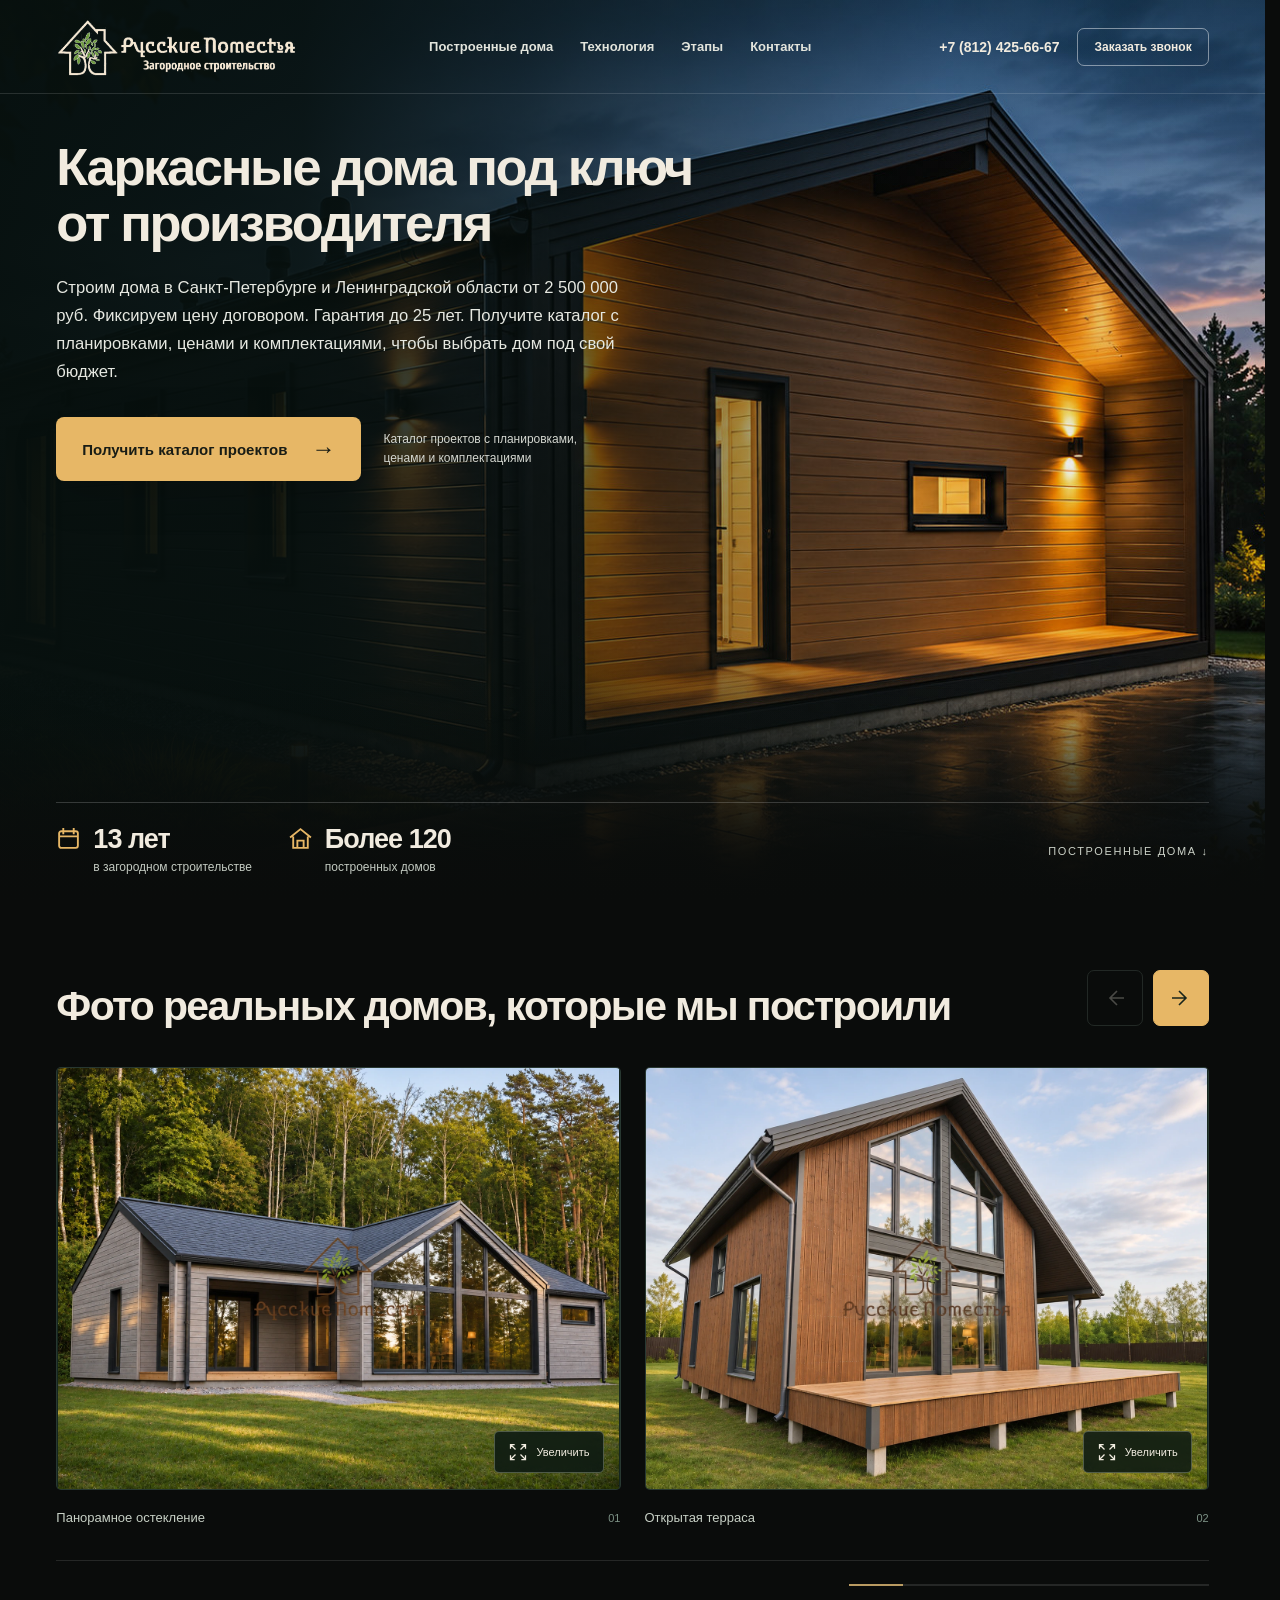
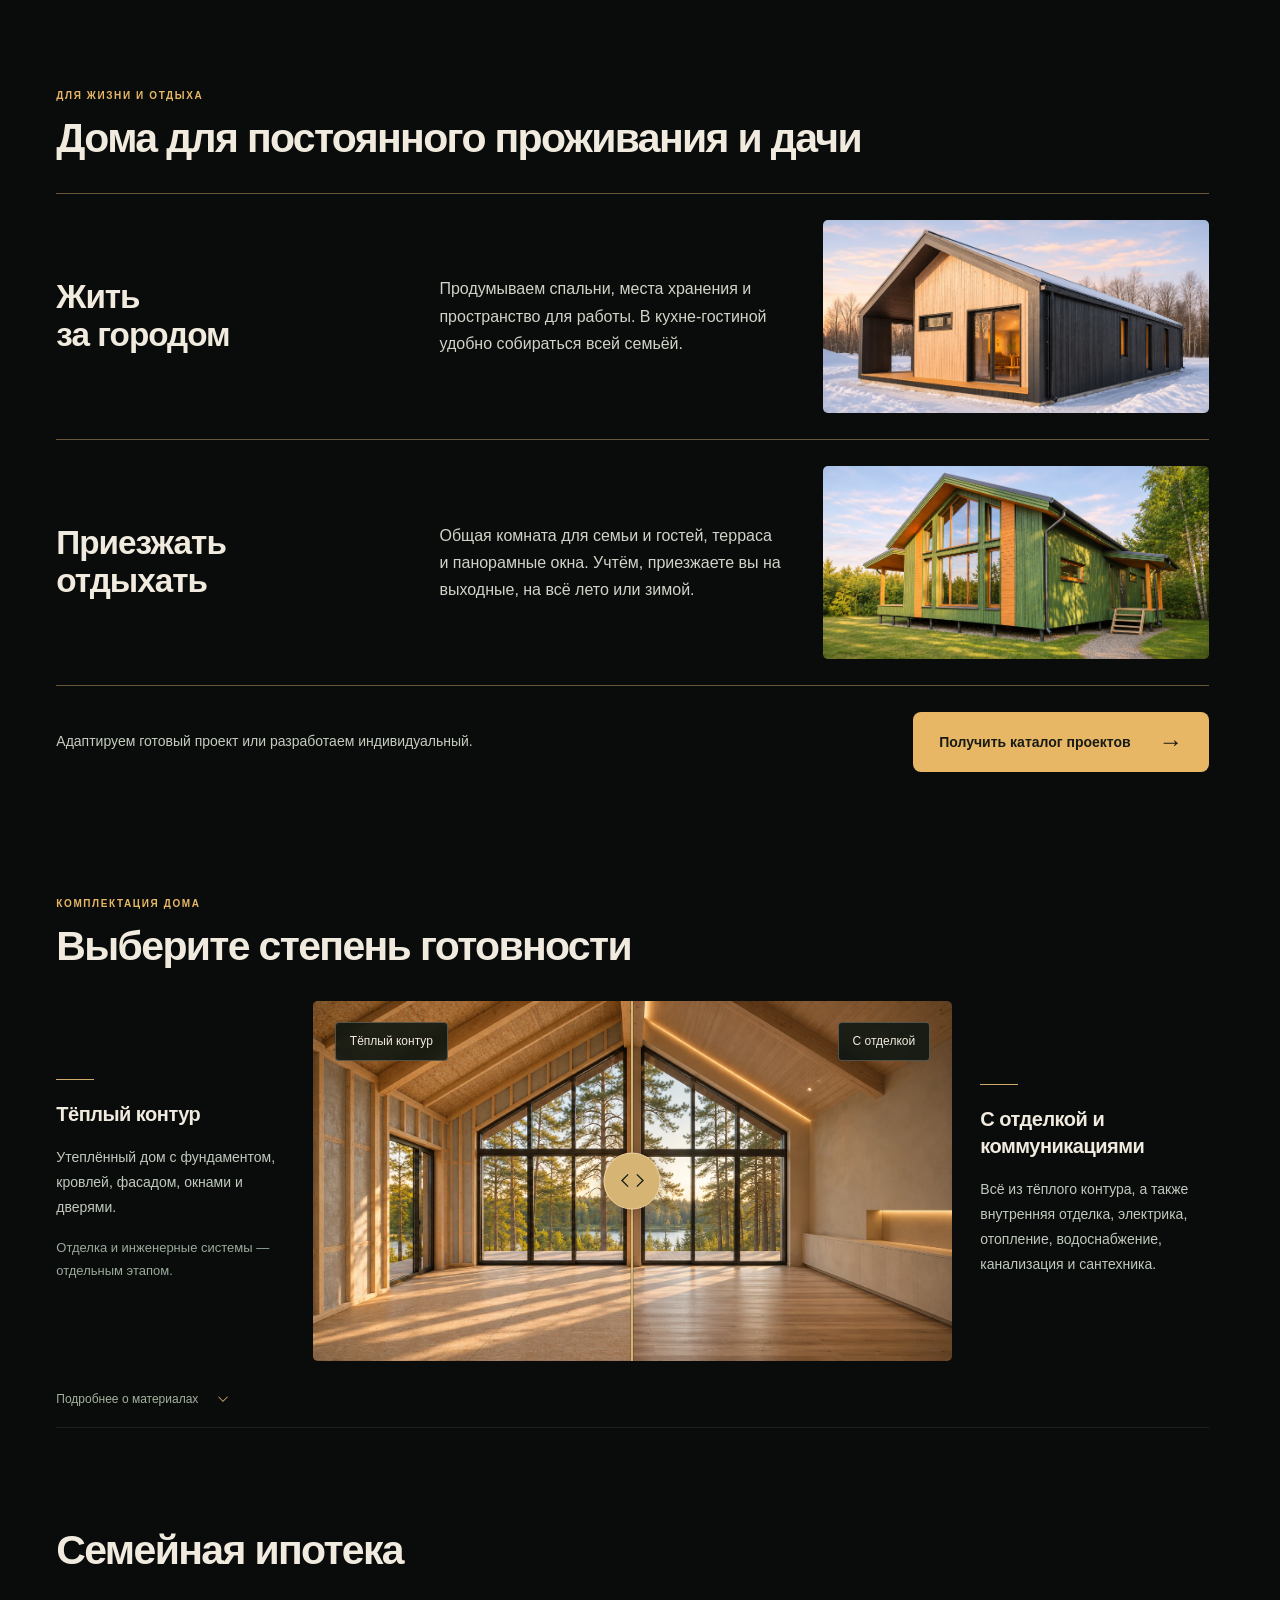
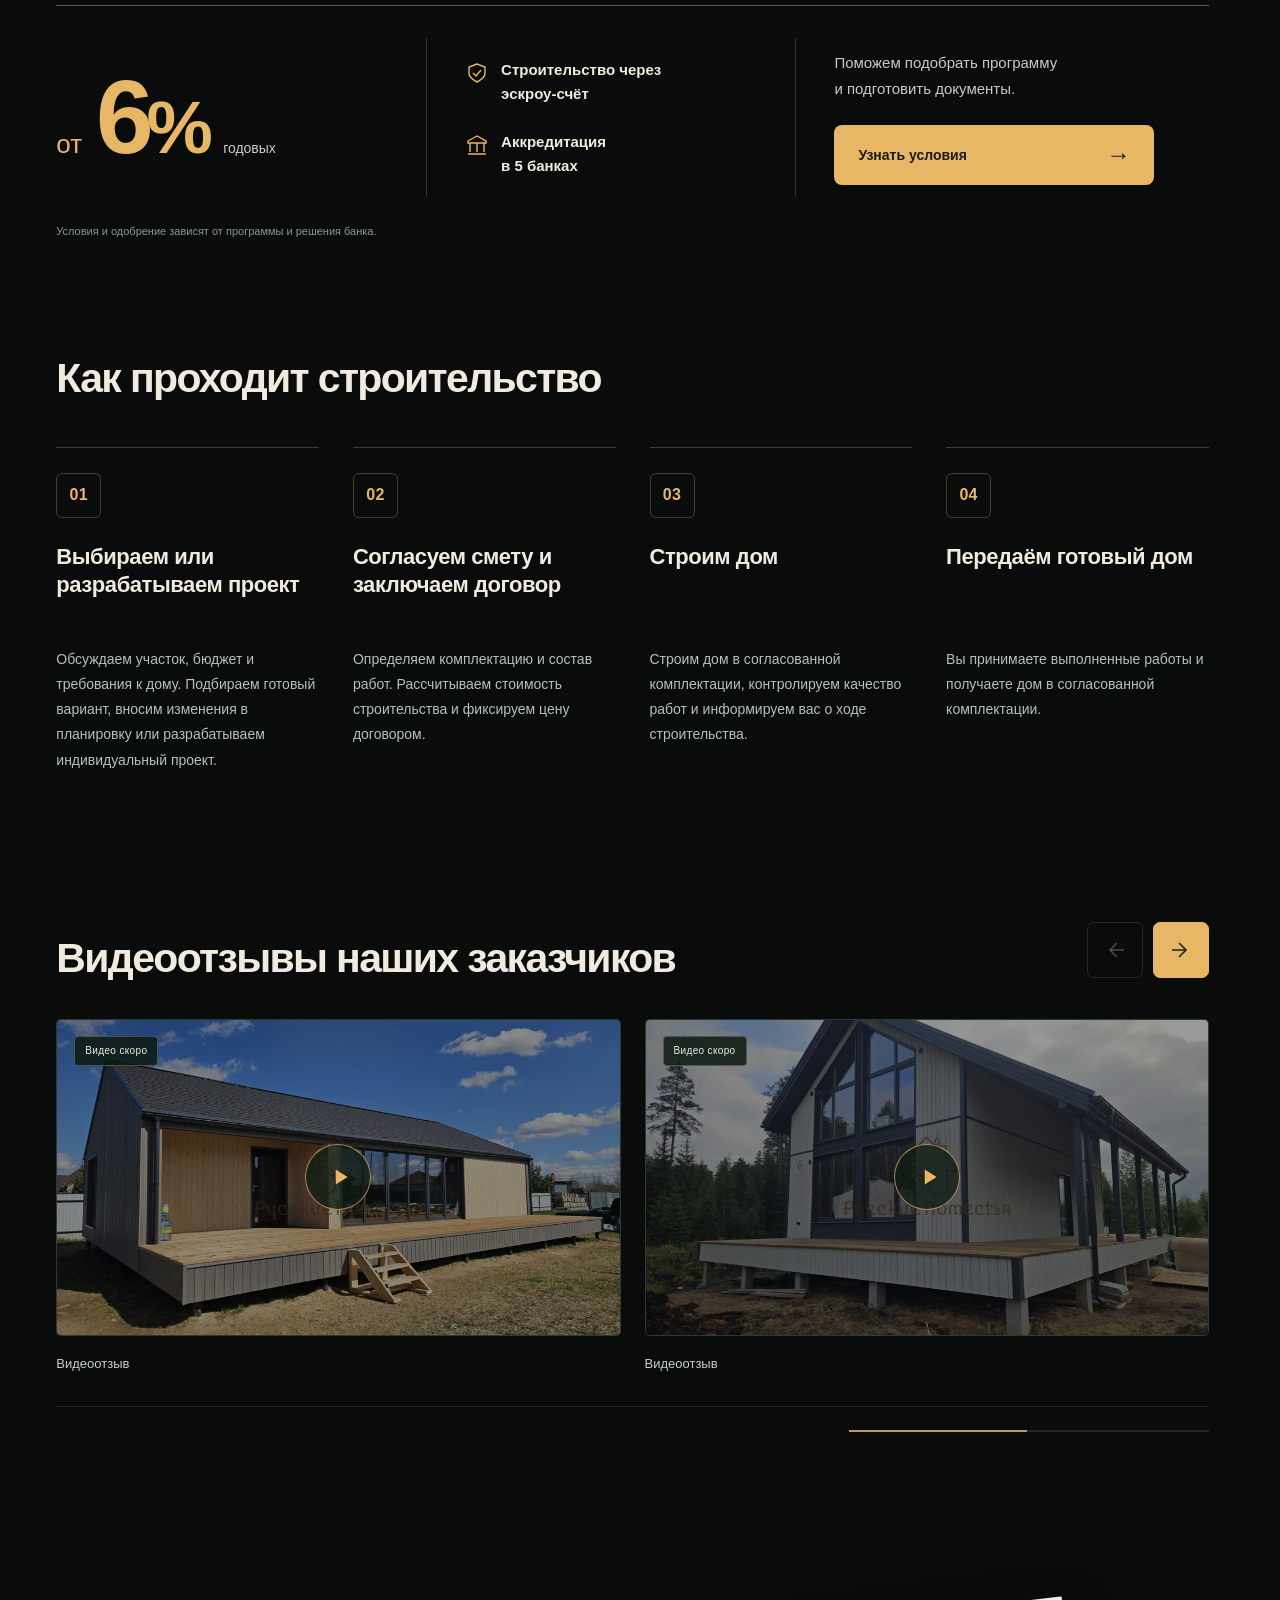
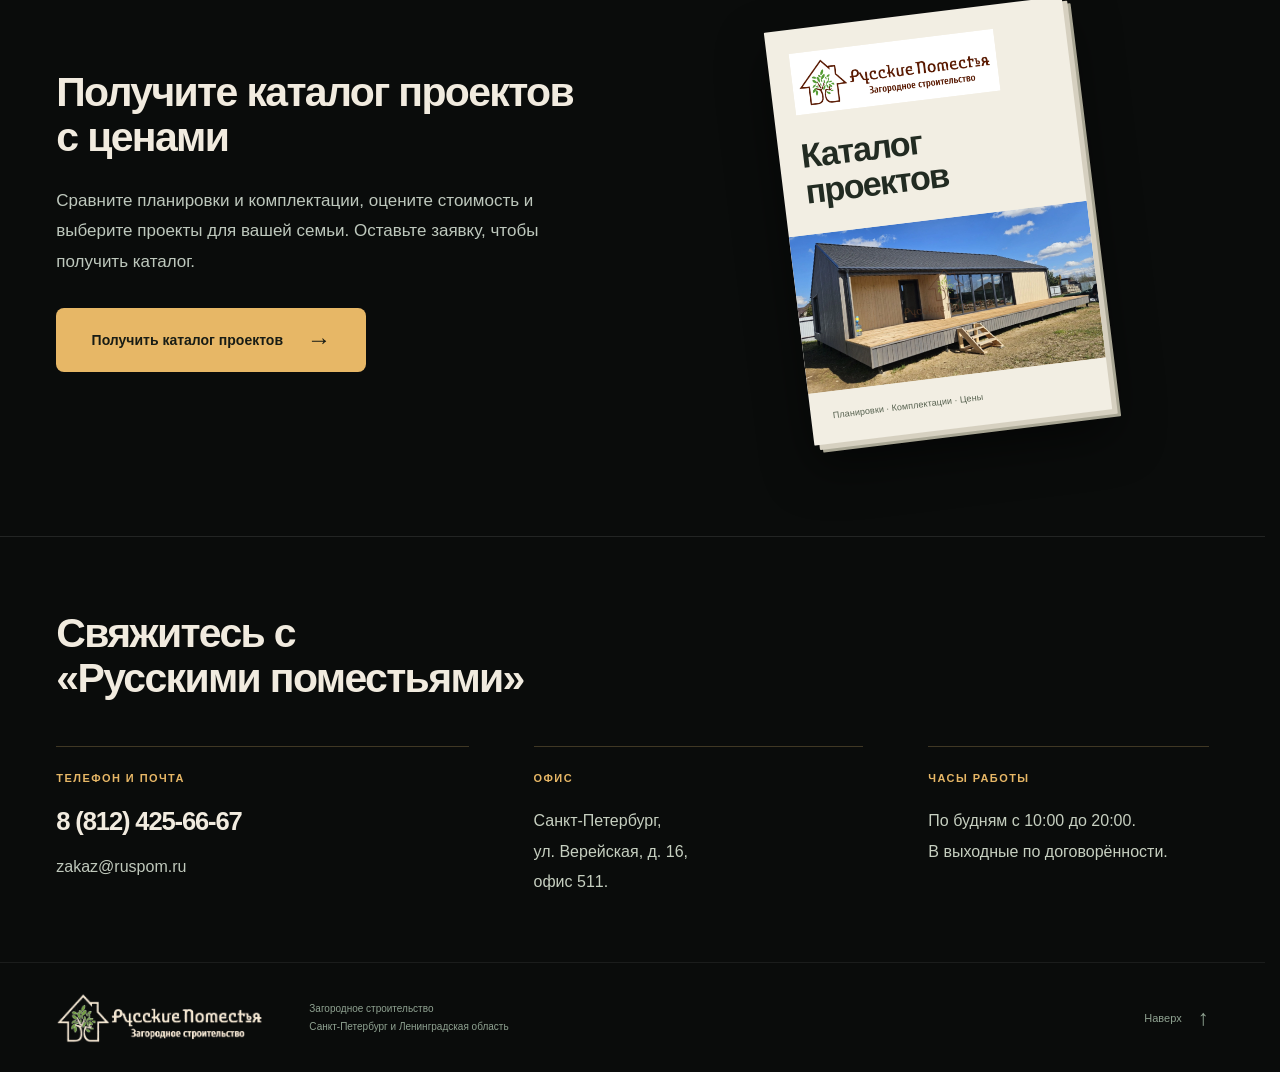
<file: index.html>
<!doctype html><html lang="ru"><head><meta charset="utf-8"><meta name="viewport" content="width=device-width,initial-scale=1"><meta name="robots" content="noindex,nofollow"><meta name="theme-color" content="#0a0c0b"><meta name="description" content="Каркасные дома под ключ от производителя. Русские поместья — Санкт-Петербург и Ленинградская область."><title>Каркасные дома под ключ — Русские поместья</title><link rel="preload" as="image" href="assets/cinema/hero-approved.jpg"><link rel="stylesheet" href="assets/cinema.css?v=18"><script src="assets/cinema.js?v=11" defer></script></head><body><a class="skip-link" href="#works">К построенным домам</a><main>
<section id="home" aria-labelledby="hero-title" class="hero a"><div class="a__photo" style="background-image:url('assets/cinema/hero-approved.jpg')"></div><div class="a__shade"></div><header class="site-header"><a class="brand" href="#home" aria-label="Русские поместья"><img src="assets/cinema/logo-approved.png" alt="Русские поместья — Загородное строительство"></a><nav class="site-nav"><a href="#works">Построенные дома</a><a href="#tech">Технология</a><a href="#stages">Этапы</a><a href="#contacts">Контакты</a></nav><div class="site-contact"><a class="phone" href="tel:+78124256667">+7 (812) 425-66-67</a><a class="callback" href="tel:+78124256667">Заказать звонок</a></div></header><div class="a__inner"><div class="a__copy"><h1 class="display" id="hero-title">Каркасные дома под ключ от производителя</h1><p class="lead">Строим дома в Санкт-Петербурге и Ленинградской области от 2 500 000 руб. Фиксируем цену договором. Гарантия до 25 лет. Получите каталог с планировками, ценами и комплектациями, чтобы выбрать дом под свой бюджет.</p><div class="a__action"><button class="cta" type="button" data-catalog>Получить каталог проектов <span class="arrow">→</span></button><span class="note">Каталог проектов с планировками, ценами и комплектациями</span></div></div><div class="a__bottom"><div class="proof"><div class="proof__item"><svg viewBox="0 0 24 24" fill="none" stroke-width="1.8"><rect x="3" y="5" width="18" height="16" rx="2"/><path d="M7 2v6M17 2v6M3 10h18"/></svg><div><div class="proof__num">13 лет</div><span class="proof__text">в загородном строительстве</span></div></div><div class="proof__item"><svg viewBox="0 0 24 24" fill="none" stroke-width="1.8"><path d="M2 11 12 3l10 8M5 10v11h14V10M9 21v-7h6v7"/></svg><div><div class="proof__num">Более 120</div><span class="proof__text">построенных домов</span></div></div></div><a class="a__scroll" href="#works">Построенные дома ↓</a></div></div></section>
<section class="works" id="works" aria-labelledby="works-title"><div class="works-container"><div class="works-heading"><h2 class="section-title" id="works-title">Фото реальных домов, которые мы построили</h2><div class="gallery-controls"><div class="gallery-arrows"><button type="button" class="gallery-arrow " data-gallery-prev aria-label="Предыдущая фотография" disabled><svg viewBox="0 0 24 24" width="24" height="24" fill="none" stroke="currentColor" stroke-width="1.6" aria-hidden="true"><path d="M14 5l-7 7 7 7M7 12h14"/></svg></button><button type="button" class="gallery-arrow " data-gallery-next aria-label="Следующая фотография"><svg viewBox="0 0 24 24" width="24" height="24" fill="none" stroke="currentColor" stroke-width="1.6" aria-hidden="true"><path d="M10 5l7 7-7 7M17 12H3"/></svg></button></div></div></div><div class="gallery-window"><ul class="gallery-track" aria-label="Фотографии построенных домов" aria-roledescription="карусель" tabindex="0"><li class="gallery-card" aria-label="Фотография 1 из 13"><figure><button type="button" class="gallery-photo" data-open="0" aria-label="Открыть фотографию 1: Панорамное остекление"><img src="assets/cinema/gallery-lead-08-marked.webp" width="1448" height="1086" alt="Панорамное остекление — построенный дом Русских поместий" loading="lazy" decoding="async" draggable="false"><span class="expand-photo"><svg viewBox="0 0 24 24" width="20" height="20" fill="none" stroke="currentColor" stroke-width="1.5" aria-hidden="true"><path d="M8 3H3v5M16 3h5v5M21 16v5h-5M8 21H3v-5M3 3l6 6M21 3l-6 6M21 21l-6-6M3 21l6-6"/></svg><span>Увеличить</span></span></button><figcaption><span>Панорамное остекление</span><span class="photo-index">01</span></figcaption></figure></li><li class="gallery-card" aria-label="Фотография 2 из 13"><figure><button type="button" class="gallery-photo" data-open="1" aria-label="Открыть фотографию 2: Открытая терраса"><img src="assets/cinema/gallery-lead-14-marked.webp" width="1448" height="1086" alt="Открытая терраса — построенный дом Русских поместий" loading="lazy" decoding="async" draggable="false"><span class="expand-photo"><svg viewBox="0 0 24 24" width="20" height="20" fill="none" stroke="currentColor" stroke-width="1.5" aria-hidden="true"><path d="M8 3H3v5M16 3h5v5M21 16v5h-5M8 21H3v-5M3 3l6 6M21 3l-6 6M21 21l-6-6M3 21l6-6"/></svg><span>Увеличить</span></span></button><figcaption><span>Открытая терраса</span><span class="photo-index">02</span></figcaption></figure></li><li class="gallery-card" aria-label="Фотография 3 из 13"><figure><button type="button" class="gallery-photo" data-open="2" aria-label="Открыть фотографию 3: Терраса вдоль фасада"><img src="assets/cinema/preview-12.webp" width="1920" height="1440" alt="Терраса вдоль фасада — построенный дом Русских поместий" loading="lazy" decoding="async" draggable="false"><span class="expand-photo"><svg viewBox="0 0 24 24" width="20" height="20" fill="none" stroke="currentColor" stroke-width="1.5" aria-hidden="true"><path d="M8 3H3v5M16 3h5v5M21 16v5h-5M8 21H3v-5M3 3l6 6M21 3l-6 6M21 21l-6-6M3 21l6-6"/></svg><span>Увеличить</span></span></button><figcaption><span>Терраса вдоль фасада</span><span class="photo-index">03</span></figcaption></figure></li><li class="gallery-card" aria-label="Фотография 4 из 13"><figure><button type="button" class="gallery-photo" data-open="3" aria-label="Открыть фотографию 4: Дом в зелёном окружении"><img src="assets/cinema/preview-09.webp" width="1920" height="1440" alt="Дом в зелёном окружении — построенный дом Русских поместий" loading="lazy" decoding="async" draggable="false"><span class="expand-photo"><svg viewBox="0 0 24 24" width="20" height="20" fill="none" stroke="currentColor" stroke-width="1.5" aria-hidden="true"><path d="M8 3H3v5M16 3h5v5M21 16v5h-5M8 21H3v-5M3 3l6 6M21 3l-6 6M21 21l-6-6M3 21l6-6"/></svg><span>Увеличить</span></span></button><figcaption><span>Дом в зелёном окружении</span><span class="photo-index">04</span></figcaption></figure></li><li class="gallery-card" aria-label="Фотография 5 из 13"><figure><button type="button" class="gallery-photo" data-open="4" aria-label="Открыть фотографию 5: Деревянный фасад зимой"><img src="assets/cinema/preview-01.webp" width="1920" height="1440" alt="Деревянный фасад зимой — построенный дом Русских поместий" loading="lazy" decoding="async" draggable="false"><span class="expand-photo"><svg viewBox="0 0 24 24" width="20" height="20" fill="none" stroke="currentColor" stroke-width="1.5" aria-hidden="true"><path d="M8 3H3v5M16 3h5v5M21 16v5h-5M8 21H3v-5M3 3l6 6M21 3l-6 6M21 21l-6-6M3 21l6-6"/></svg><span>Увеличить</span></span></button><figcaption><span>Деревянный фасад зимой</span><span class="photo-index">05</span></figcaption></figure></li><li class="gallery-card" aria-label="Фотография 6 из 13"><figure><button type="button" class="gallery-photo" data-open="5" aria-label="Открыть фотографию 6: Крытая терраса"><img src="assets/cinema/preview-07.webp" width="1920" height="1440" alt="Крытая терраса — построенный дом Русских поместий" loading="lazy" decoding="async" draggable="false"><span class="expand-photo"><svg viewBox="0 0 24 24" width="20" height="20" fill="none" stroke="currentColor" stroke-width="1.5" aria-hidden="true"><path d="M8 3H3v5M16 3h5v5M21 16v5h-5M8 21H3v-5M3 3l6 6M21 3l-6 6M21 21l-6-6M3 21l6-6"/></svg><span>Увеличить</span></span></button><figcaption><span>Крытая терраса</span><span class="photo-index">06</span></figcaption></figure></li><li class="gallery-card" aria-label="Фотография 7 из 13"><figure><button type="button" class="gallery-photo" data-open="6" aria-label="Открыть фотографию 7: Высокое остекление фасада"><img src="assets/cinema/preview-10.webp" width="1920" height="1440" alt="Высокое остекление фасада — построенный дом Русских поместий" loading="lazy" decoding="async" draggable="false"><span class="expand-photo"><svg viewBox="0 0 24 24" width="20" height="20" fill="none" stroke="currentColor" stroke-width="1.5" aria-hidden="true"><path d="M8 3H3v5M16 3h5v5M21 16v5h-5M8 21H3v-5M3 3l6 6M21 3l-6 6M21 21l-6-6M3 21l6-6"/></svg><span>Увеличить</span></span></button><figcaption><span>Высокое остекление фасада</span><span class="photo-index">07</span></figcaption></figure></li><li class="gallery-card" aria-label="Фотография 8 из 13"><figure><button type="button" class="gallery-photo" data-open="7" aria-label="Открыть фотографию 8: Панорамный фасад"><img src="assets/cinema/preview-11.webp" width="1920" height="1440" alt="Панорамный фасад — построенный дом Русских поместий" loading="lazy" decoding="async" draggable="false"><span class="expand-photo"><svg viewBox="0 0 24 24" width="20" height="20" fill="none" stroke="currentColor" stroke-width="1.5" aria-hidden="true"><path d="M8 3H3v5M16 3h5v5M21 16v5h-5M8 21H3v-5M3 3l6 6M21 3l-6 6M21 21l-6-6M3 21l6-6"/></svg><span>Увеличить</span></span></button><figcaption><span>Панорамный фасад</span><span class="photo-index">08</span></figcaption></figure></li><li class="gallery-card" aria-label="Фотография 9 из 13"><figure><button type="button" class="gallery-photo" data-open="8" aria-label="Открыть фотографию 9: Фасад в вечернем освещении"><img src="assets/cinema/preview-06.webp" width="1920" height="1440" alt="Фасад в вечернем освещении — построенный дом Русских поместий" loading="lazy" decoding="async" draggable="false"><span class="expand-photo"><svg viewBox="0 0 24 24" width="20" height="20" fill="none" stroke="currentColor" stroke-width="1.5" aria-hidden="true"><path d="M8 3H3v5M16 3h5v5M21 16v5h-5M8 21H3v-5M3 3l6 6M21 3l-6 6M21 21l-6-6M3 21l6-6"/></svg><span>Увеличить</span></span></button><figcaption><span>Фасад в вечернем освещении</span><span class="photo-index">09</span></figcaption></figure></li><li class="gallery-card" aria-label="Фотография 10 из 13"><figure><button type="button" class="gallery-photo" data-open="9" aria-label="Открыть фотографию 10: Дом с крыльцом"><img src="assets/cinema/preview-13.webp" width="1920" height="1440" alt="Дом с крыльцом — построенный дом Русских поместий" loading="lazy" decoding="async" draggable="false"><span class="expand-photo"><svg viewBox="0 0 24 24" width="20" height="20" fill="none" stroke="currentColor" stroke-width="1.5" aria-hidden="true"><path d="M8 3H3v5M16 3h5v5M21 16v5h-5M8 21H3v-5M3 3l6 6M21 3l-6 6M21 21l-6-6M3 21l6-6"/></svg><span>Увеличить</span></span></button><figcaption><span>Дом с крыльцом</span><span class="photo-index">10</span></figcaption></figure></li><li class="gallery-card" aria-label="Фотография 11 из 13"><figure><button type="button" class="gallery-photo" data-open="10" aria-label="Открыть фотографию 11: Дом с крытой террасой"><img src="assets/cinema/preview-05.webp" width="1920" height="1440" alt="Дом с крытой террасой — построенный дом Русских поместий" loading="lazy" decoding="async" draggable="false"><span class="expand-photo"><svg viewBox="0 0 24 24" width="20" height="20" fill="none" stroke="currentColor" stroke-width="1.5" aria-hidden="true"><path d="M8 3H3v5M16 3h5v5M21 16v5h-5M8 21H3v-5M3 3l6 6M21 3l-6 6M21 21l-6-6M3 21l6-6"/></svg><span>Увеличить</span></span></button><figcaption><span>Дом с крытой террасой</span><span class="photo-index">11</span></figcaption></figure></li><li class="gallery-card" aria-label="Фотография 12 из 13"><figure><button type="button" class="gallery-photo" data-open="11" aria-label="Открыть фотографию 12: Одноэтажный дом зимой"><img src="assets/cinema/preview-02.webp" width="1920" height="1440" alt="Одноэтажный дом зимой — построенный дом Русских поместий" loading="lazy" decoding="async" draggable="false"><span class="expand-photo"><svg viewBox="0 0 24 24" width="20" height="20" fill="none" stroke="currentColor" stroke-width="1.5" aria-hidden="true"><path d="M8 3H3v5M16 3h5v5M21 16v5h-5M8 21H3v-5M3 3l6 6M21 3l-6 6M21 21l-6-6M3 21l6-6"/></svg><span>Увеличить</span></span></button><figcaption><span>Одноэтажный дом зимой</span><span class="photo-index">12</span></figcaption></figure></li><li class="gallery-card" aria-label="Фотография 13 из 13"><figure><button type="button" class="gallery-photo" data-open="12" aria-label="Открыть фотографию 13: Дом зимой"><img src="assets/cinema/preview-03.webp" width="1920" height="1440" alt="Дом зимой — построенный дом Русских поместий" loading="lazy" decoding="async" draggable="false"><span class="expand-photo"><svg viewBox="0 0 24 24" width="20" height="20" fill="none" stroke="currentColor" stroke-width="1.5" aria-hidden="true"><path d="M8 3H3v5M16 3h5v5M21 16v5h-5M8 21H3v-5M3 3l6 6M21 3l-6 6M21 21l-6-6M3 21l6-6"/></svg><span>Увеличить</span></span></button><figcaption><span>Дом зимой</span><span class="photo-index">13</span></figcaption></figure></li></ul></div><div class="gallery-bottom"><div class="gallery-progress" aria-hidden="true"><span></span></div></div></div></section>

<section class="projects living content-section" id="projects" aria-labelledby="projects-title">
 <div class="section-container">
  <div class="living-heading"><p class="living-eyebrow">Для жизни и отдыха</p><h2 class="section-title" id="projects-title">Дома для постоянного проживания и дачи</h2></div>
  <div class="living-stories">
   <article class="living-row" aria-labelledby="living-everyday-title">
    <h3 id="living-everyday-title">Жить <span>за городом</span></h3>
    <p class="living-copy">Продумываем спальни, места хранения и пространство для работы. В кухне-гостиной удобно собираться всей семьёй.</p>
    <figure class="living-photo"><img src="assets/cinema/living-winter.webp" width="1774" height="887" alt="Одноэтажный деревянный дом зимой с тёплым светом в окнах, фотография с обработанным окружением" loading="lazy" decoding="async"></figure>
   </article>
   <article class="living-row" aria-labelledby="living-weekends-title">
    <h3 id="living-weekends-title">Приезжать <span>отдыхать</span></h3>
    <p class="living-copy">Общая комната для семьи и гостей, терраса и панорамные окна. Учтём, приезжаете вы на выходные, на всё лето или зимой.</p>
    <figure class="living-photo"><img src="assets/cinema/living-summer.webp" width="1774" height="887" alt="Зелёный дом с панорамными окнами и террасой летом, фотография с обработанным окружением" loading="lazy" decoding="async"></figure>
   </article>
  </div>
  <div class="living-footer"><p>Адаптируем готовый проект или разработаем индивидуальный.</p><button class="cta" type="button" data-catalog>Получить каталог проектов <span class="arrow" aria-hidden="true">→</span></button></div>
 </div>
</section>

<section class="tech readiness finish-section content-section" id="tech" aria-labelledby="tech-title">
 <div class="section-container">
  <div class="finish-heading"><p class="readiness-eyebrow">Комплектация дома</p><h2 class="section-title" id="tech-title">Выберите степень готовности</h2></div>
  <div class="finish-layout">
   <div class="finish-copy finish-copy-before">
    <h3>Тёплый контур</h3>
    <p>Утеплённый дом с фундаментом, кровлей, фасадом, окнами и дверями.</p>
    <p class="finish-copy-note">Отделка и инженерные системы — отдельным этапом.</p>
   </div>
   <figure class="finish-figure" aria-label="Сравнение интерьера до и после отделки">
   <div class="finish-comparison" data-finish-comparison style="--reveal:50%" role="group" aria-labelledby="tech-title">
    <img class="finish-photo finish-photo-after" src="assets/cinema/interior-finished.webp" width="1672" height="941" alt="Визуализация готового интерьера: отделанные стены и потолок, деревянный пол и освещение" loading="lazy" decoding="async" draggable="false">
    <div class="finish-before"><img class="finish-photo" src="assets/cinema/interior-shell.webp" width="1672" height="941" alt="Визуализация того же помещения до внутренних работ: незавершённые поверхности и черновой пол" loading="lazy" decoding="async" draggable="false"></div>
    <input class="finish-range" type="range" min="0" max="100" step="1" value="50" aria-label="Сравнить тёплый контур и готовую отделку" aria-valuetext="Тёплый контур — 50 процентов изображения, с отделкой — 50 процентов">
    <span class="finish-state finish-state-before" aria-hidden="true">Тёплый контур</span><span class="finish-state finish-state-after" aria-hidden="true">С отделкой</span>
    <span class="finish-handle" aria-hidden="true"><span class="finish-knob"><svg viewBox="0 0 32 24" width="28" height="24" fill="none" stroke="currentColor" stroke-width="1.6"><path d="m11 5-7 7 7 7m10-14 7 7-7 7"/></svg></span></span>
   </div>
   </figure>
   <div class="finish-copy finish-copy-after">
    <h3>С отделкой и коммуникациями</h3>
    <p>Всё из тёплого контура, а также внутренняя отделка, электрика, отопление, водоснабжение, канализация и сантехника.</p>
   </div>
  </div>
  <details class="readiness-details"><summary>Подробнее о материалах <svg viewBox="0 0 24 24" width="18" height="18" fill="none" stroke="currentColor" stroke-width="1.4" aria-hidden="true"><path d="m6 9 6 6 6-6"/></svg></summary><div><p>Каркас собираем из строганой доски камерной сушки. Применяем утепление, пароизоляцию и ветрозащитные мембраны, устанавливаем энергоэффективные стеклопакеты.</p><p>Тип фундамента, толщину утепления, кровельное покрытие и отделку определяем по проекту. Точный состав комплектации выбранного дома указан в каталоге.</p></div></details>
 </div>
</section>
<section class="mortgage" id="mortgage" aria-labelledby="mortgage-title">
 <div class="mortgage-container">
  <h2 class="section-title" id="mortgage-title">Семейная ипотека</h2>
  <div class="mortgage-panel">
   <div class="mortgage-offer"><p class="mortgage-rate" aria-label="От 6 процентов годовых"><span class="rate-from">от</span><strong>6<span class="rate-percent">%</span></strong><span class="rate-period">годовых</span></p></div>
   <div class="mortgage-benefits"><p><svg viewBox="0 0 24 24" width="24" height="24" fill="none" stroke="currentColor" stroke-width="1.4" aria-hidden="true"><path d="M12 3 4 6v6c0 4 4 7 8 9 4-2 8-5 8-9V6l-8-3Z"/><path d="m8 12 3 3 5-6"/></svg><span>Строительство через<br>эскроу-счёт</span></p><p><svg viewBox="0 0 24 24" width="24" height="24" fill="none" stroke="currentColor" stroke-width="1.4" aria-hidden="true"><path d="m3 8 9-5 9 5v2H3V8ZM5 10v9m7-9v9m7-9v9M3 21h18"/></svg><span>Аккредитация<br>в 5 банках</span></p></div>
   <div class="mortgage-details"><p class="mortgage-description">Поможем подобрать программу<br>и подготовить документы.</p><a class="cta mortgage-cta" href="tel:+78124256667">Узнать условия <span class="arrow" aria-hidden="true">→</span></a></div>
  </div>
  <p class="mortgage-note">Условия и одобрение зависят от программы и решения банка.</p>
 </div>
</section>

<section class="stages content-section" id="stages" aria-labelledby="stages-title"><div class="section-container"><h2 class="section-title" id="stages-title">Как проходит строительство</h2><ol class="stages-list"><li><span class="stage-number" aria-hidden="true">01</span><div><h3>Выбираем или разрабатываем проект</h3><p>Обсуждаем участок, бюджет и требования к дому. Подбираем готовый вариант, вносим изменения в планировку или разрабатываем индивидуальный проект.</p></div></li><li><span class="stage-number" aria-hidden="true">02</span><div><h3>Согласуем смету и заключаем договор</h3><p>Определяем комплектацию и состав работ. Рассчитываем стоимость строительства и фиксируем цену договором.</p></div></li><li><span class="stage-number" aria-hidden="true">03</span><div><h3>Строим дом</h3><p>Строим дом в согласованной комплектации, контролируем качество работ и информируем вас о ходе строительства.</p></div></li><li><span class="stage-number" aria-hidden="true">04</span><div><h3>Передаём готовый дом</h3><p>Вы принимаете выполненные работы и получаете дом в согласованной комплектации.</p></div></li></ol></div></section>

<section class="reviews content-section" id="reviews" aria-labelledby="reviews-title"><div class="section-container"><div class="works-heading"><h2 class="section-title" id="reviews-title">Видеоотзывы наших заказчиков</h2><div class="gallery-controls"><div class="gallery-arrows"><button type="button" class="gallery-arrow" data-video-prev aria-label="Предыдущее видео" disabled><svg viewBox="0 0 24 24" width="24" height="24" fill="none" stroke="currentColor" stroke-width="1.6" aria-hidden="true"><path d="M14 5l-7 7 7 7M7 12h14"/></svg></button><button type="button" class="gallery-arrow" data-video-next aria-label="Следующее видео"><svg viewBox="0 0 24 24" width="24" height="24" fill="none" stroke="currentColor" stroke-width="1.6" aria-hidden="true"><path d="M10 5l7 7-7 7M17 12H3"/></svg></button></div></div></div><ul class="gallery-track video-track" aria-label="Видеоотзывы заказчиков" aria-roledescription="карусель" tabindex="0"><li class="gallery-card video-card"><figure><button class="video-poster" type="button" data-video="0" aria-label="Видеоотзыв: видео скоро"><img src="assets/cinema/preview-12.webp" width="960" height="720" alt="" loading="lazy" draggable="false"><span class="video-soon">Видео скоро</span><span class="video-play"><svg viewBox="0 0 24 24" width="26" height="26" fill="currentColor" aria-hidden="true"><path d="m9 5 11 7-11 7V5Z"/></svg></span></button><figcaption><span>Видеоотзыв</span></figcaption></figure></li><li class="gallery-card video-card"><figure><button class="video-poster" type="button" data-video="1" aria-label="Видеоотзыв: видео скоро"><img src="assets/cinema/preview-11.webp" width="960" height="720" alt="" loading="lazy" draggable="false"><span class="video-soon">Видео скоро</span><span class="video-play"><svg viewBox="0 0 24 24" width="26" height="26" fill="currentColor" aria-hidden="true"><path d="m9 5 11 7-11 7V5Z"/></svg></span></button><figcaption><span>Видеоотзыв</span></figcaption></figure></li><li class="gallery-card video-card"><figure><button class="video-poster" type="button" data-video="2" aria-label="Видеоотзыв: видео скоро"><img src="assets/cinema/preview-09.webp" width="960" height="720" alt="" loading="lazy" draggable="false"><span class="video-soon">Видео скоро</span><span class="video-play"><svg viewBox="0 0 24 24" width="26" height="26" fill="currentColor" aria-hidden="true"><path d="m9 5 11 7-11 7V5Z"/></svg></span></button><figcaption><span>Видеоотзыв</span></figcaption></figure></li><li class="gallery-card video-card"><figure><button class="video-poster" type="button" data-video="3" aria-label="Видеоотзыв: видео скоро"><img src="assets/cinema/preview-08.webp" width="960" height="720" alt="" loading="lazy" draggable="false"><span class="video-soon">Видео скоро</span><span class="video-play"><svg viewBox="0 0 24 24" width="26" height="26" fill="currentColor" aria-hidden="true"><path d="m9 5 11 7-11 7V5Z"/></svg></span></button><figcaption><span>Видеоотзыв</span></figcaption></figure></li></ul><div class="video-gallery-bottom"><div class="video-progress" aria-hidden="true"><span></span></div></div></div></section>

<section class="catalogue content-section" id="catalogue" aria-labelledby="catalogue-title"><div class="section-container catalogue-layout"><div class="catalogue-copy"><h2 class="section-title" id="catalogue-title" tabindex="-1">Получите каталог проектов с ценами</h2><p>Сравните планировки и комплектации, оцените стоимость и выберите проекты для вашей семьи. Оставьте заявку, чтобы получить каталог.</p><button class="cta" type="button" data-catalog-request>Получить каталог проектов <span class="arrow" aria-hidden="true">→</span></button></div><div class="catalogue-art" aria-hidden="true"><div class="catalogue-book"><img class="catalogue-brand" src="assets/logo-official.png" width="1452" height="384" alt=""><div class="book-title">Каталог<br>проектов</div><div class="book-photo"><img class="" src="assets/cinema/house-12.webp" width="1920" height="1440" alt="" loading="lazy" decoding="async"></div><div class="book-caption">Планировки · Комплектации · Цены</div></div></div></div></section>

<section class="contacts content-section" id="contacts" aria-labelledby="contacts-title"><div class="section-container"><h2 class="section-title" id="contacts-title">Свяжитесь с<br>«Русскими поместьями»</h2><div class="contacts-grid"><div class="contact-item contact-direct"><h3>Телефон и почта</h3><a class="contact-phone" href="tel:+78124256667">8 (812) 425-66-67</a><a class="contact-email" href="mailto:zakaz@ruspom.ru">zakaz@ruspom.ru</a></div><div class="contact-item"><h3>Офис</h3><address>Санкт-Петербург,<br> ул. Верейская, д. 16,<br> офис 511.</address></div><div class="contact-item"><h3>Часы работы</h3><p>По будням с 10:00 до 20:00.<br>В выходные по договорённости.</p></div></div></div></section>
</main><footer class="site-footer"><div class="section-container footer-inner"><a class="footer-brand" href="#home" aria-label="Русские поместья — к началу страницы"><img src="assets/cinema/logo-approved.png" width="945" height="250" alt="Русские поместья — Загородное строительство"></a><span>Загородное строительство<br>Санкт-Петербург и Ленинградская область</span><a class="back-top" href="#home">Наверх <span aria-hidden="true">↑</span></a></div></footer><dialog class="viewer" aria-label="Просмотр фотографий построенных домов"><div class="viewer-header"><div class="viewer-count"><span data-viewer-number>01</span><span>/ 13</span></div><span class="viewer-brand">Русские поместья</span><button class="viewer-close" type="button" aria-label="Закрыть просмотр фотографий"><span>Закрыть</span><svg viewBox="0 0 24 24" width="22" height="22" fill="none" stroke="currentColor" stroke-width="1.5" aria-hidden="true"><path d="m5 5 14 14M19 5 5 19"/></svg></button></div><div class="viewer-stage"><ul class="viewer-track" aria-label="Увеличенные фотографии" tabindex="0"><li class="viewer-slide" aria-label="Фотография 1 из 13"><img data-src="assets/cinema/gallery-lead-08-marked.webp" width="1448" height="1086" alt="Панорамное остекление — построенный дом Русских поместий" draggable="false"></li><li class="viewer-slide" aria-label="Фотография 2 из 13"><img data-src="assets/cinema/gallery-lead-14-marked.webp" width="1448" height="1086" alt="Открытая терраса — построенный дом Русских поместий" draggable="false"></li><li class="viewer-slide" aria-label="Фотография 3 из 13"><img data-src="assets/cinema/house-12.webp" width="1920" height="1440" alt="Терраса вдоль фасада — построенный дом Русских поместий" draggable="false"></li><li class="viewer-slide" aria-label="Фотография 4 из 13"><img data-src="assets/cinema/house-09.webp" width="1920" height="1440" alt="Дом в зелёном окружении — построенный дом Русских поместий" draggable="false"></li><li class="viewer-slide" aria-label="Фотография 5 из 13"><img data-src="assets/cinema/house-01.webp" width="1920" height="1440" alt="Деревянный фасад зимой — построенный дом Русских поместий" draggable="false"></li><li class="viewer-slide" aria-label="Фотография 6 из 13"><img data-src="assets/cinema/house-07.webp" width="1920" height="1440" alt="Крытая терраса — построенный дом Русских поместий" draggable="false"></li><li class="viewer-slide" aria-label="Фотография 7 из 13"><img data-src="assets/cinema/house-10.webp" width="1920" height="1440" alt="Высокое остекление фасада — построенный дом Русских поместий" draggable="false"></li><li class="viewer-slide" aria-label="Фотография 8 из 13"><img data-src="assets/cinema/house-11.webp" width="1920" height="1440" alt="Панорамный фасад — построенный дом Русских поместий" draggable="false"></li><li class="viewer-slide" aria-label="Фотография 9 из 13"><img data-src="assets/cinema/house-06.webp" width="1920" height="1440" alt="Фасад в вечернем освещении — построенный дом Русских поместий" draggable="false"></li><li class="viewer-slide" aria-label="Фотография 10 из 13"><img data-src="assets/cinema/house-13.webp" width="1920" height="1440" alt="Дом с крыльцом — построенный дом Русских поместий" draggable="false"></li><li class="viewer-slide" aria-label="Фотография 11 из 13"><img data-src="assets/cinema/house-05.webp" width="1920" height="1440" alt="Дом с крытой террасой — построенный дом Русских поместий" draggable="false"></li><li class="viewer-slide" aria-label="Фотография 12 из 13"><img data-src="assets/cinema/house-02.webp" width="1920" height="1440" alt="Одноэтажный дом зимой — построенный дом Русских поместий" draggable="false"></li><li class="viewer-slide" aria-label="Фотография 13 из 13"><img data-src="assets/cinema/house-03.webp" width="1920" height="1440" alt="Дом зимой — построенный дом Русских поместий" draggable="false"></li></ul><button type="button" class="gallery-arrow viewer-arrow viewer-arrow-prev" data-viewer-prev aria-label="Предыдущая фотография" disabled><svg viewBox="0 0 24 24" width="24" height="24" fill="none" stroke="currentColor" stroke-width="1.6" aria-hidden="true"><path d="M14 5l-7 7 7 7M7 12h14"/></svg></button><button type="button" class="gallery-arrow viewer-arrow viewer-arrow-next" data-viewer-next aria-label="Следующая фотография"><svg viewBox="0 0 24 24" width="24" height="24" fill="none" stroke="currentColor" stroke-width="1.6" aria-hidden="true"><path d="M10 5l7 7-7 7M17 12H3"/></svg></button></div><div class="viewer-bottom"><div class="viewer-caption-row"><p class="viewer-caption" aria-live="polite"></p><span class="viewer-hint"><span class="desktop-hint">← → Листайте стрелками</span><span class="touch-hint">Листайте пальцем</span></span></div><div class="viewer-thumbs" aria-label="Выбрать фотографию"><button type="button" class="viewer-thumb" data-select="0" aria-label="Фотография 1: Панорамное остекление" aria-pressed="false"><img data-src="assets/cinema/gallery-lead-08-marked.webp" width="320" height="240" alt="" draggable="false"></button><button type="button" class="viewer-thumb" data-select="1" aria-label="Фотография 2: Открытая терраса" aria-pressed="false"><img data-src="assets/cinema/gallery-lead-14-marked.webp" width="320" height="240" alt="" draggable="false"></button><button type="button" class="viewer-thumb" data-select="2" aria-label="Фотография 3: Терраса вдоль фасада" aria-pressed="false"><img data-src="assets/cinema/thumb-12.webp" width="320" height="240" alt="" draggable="false"></button><button type="button" class="viewer-thumb" data-select="3" aria-label="Фотография 4: Дом в зелёном окружении" aria-pressed="false"><img data-src="assets/cinema/thumb-09.webp" width="320" height="240" alt="" draggable="false"></button><button type="button" class="viewer-thumb" data-select="4" aria-label="Фотография 5: Деревянный фасад зимой" aria-pressed="false"><img data-src="assets/cinema/thumb-01.webp" width="320" height="240" alt="" draggable="false"></button><button type="button" class="viewer-thumb" data-select="5" aria-label="Фотография 6: Крытая терраса" aria-pressed="false"><img data-src="assets/cinema/thumb-07.webp" width="320" height="240" alt="" draggable="false"></button><button type="button" class="viewer-thumb" data-select="6" aria-label="Фотография 7: Высокое остекление фасада" aria-pressed="false"><img data-src="assets/cinema/thumb-10.webp" width="320" height="240" alt="" draggable="false"></button><button type="button" class="viewer-thumb" data-select="7" aria-label="Фотография 8: Панорамный фасад" aria-pressed="false"><img data-src="assets/cinema/thumb-11.webp" width="320" height="240" alt="" draggable="false"></button><button type="button" class="viewer-thumb" data-select="8" aria-label="Фотография 9: Фасад в вечернем освещении" aria-pressed="false"><img data-src="assets/cinema/thumb-06.webp" width="320" height="240" alt="" draggable="false"></button><button type="button" class="viewer-thumb" data-select="9" aria-label="Фотография 10: Дом с крыльцом" aria-pressed="false"><img data-src="assets/cinema/thumb-13.webp" width="320" height="240" alt="" draggable="false"></button><button type="button" class="viewer-thumb" data-select="10" aria-label="Фотография 11: Дом с крытой террасой" aria-pressed="false"><img data-src="assets/cinema/thumb-05.webp" width="320" height="240" alt="" draggable="false"></button><button type="button" class="viewer-thumb" data-select="11" aria-label="Фотография 12: Одноэтажный дом зимой" aria-pressed="false"><img data-src="assets/cinema/thumb-02.webp" width="320" height="240" alt="" draggable="false"></button><button type="button" class="viewer-thumb" data-select="12" aria-label="Фотография 13: Дом зимой" aria-pressed="false"><img data-src="assets/cinema/thumb-03.webp" width="320" height="240" alt="" draggable="false"></button></div></div></dialog><dialog class="video-viewer" aria-label="Видеоотзыв"><div class="video-viewer-header"><p class="video-viewer-title">Видеоотзыв</p><button class="video-close viewer-close" type="button" aria-label="Закрыть видео"><span>Закрыть</span><svg viewBox="0 0 24 24" width="22" height="22" fill="none" stroke="currentColor" stroke-width="1.5" aria-hidden="true"><path d="m5 5 14 14M19 5 5 19"/></svg></button></div><div class="video-player"></div></dialog><div class="preview-notice" role="status" aria-live="polite"></div></body></html>
</file>
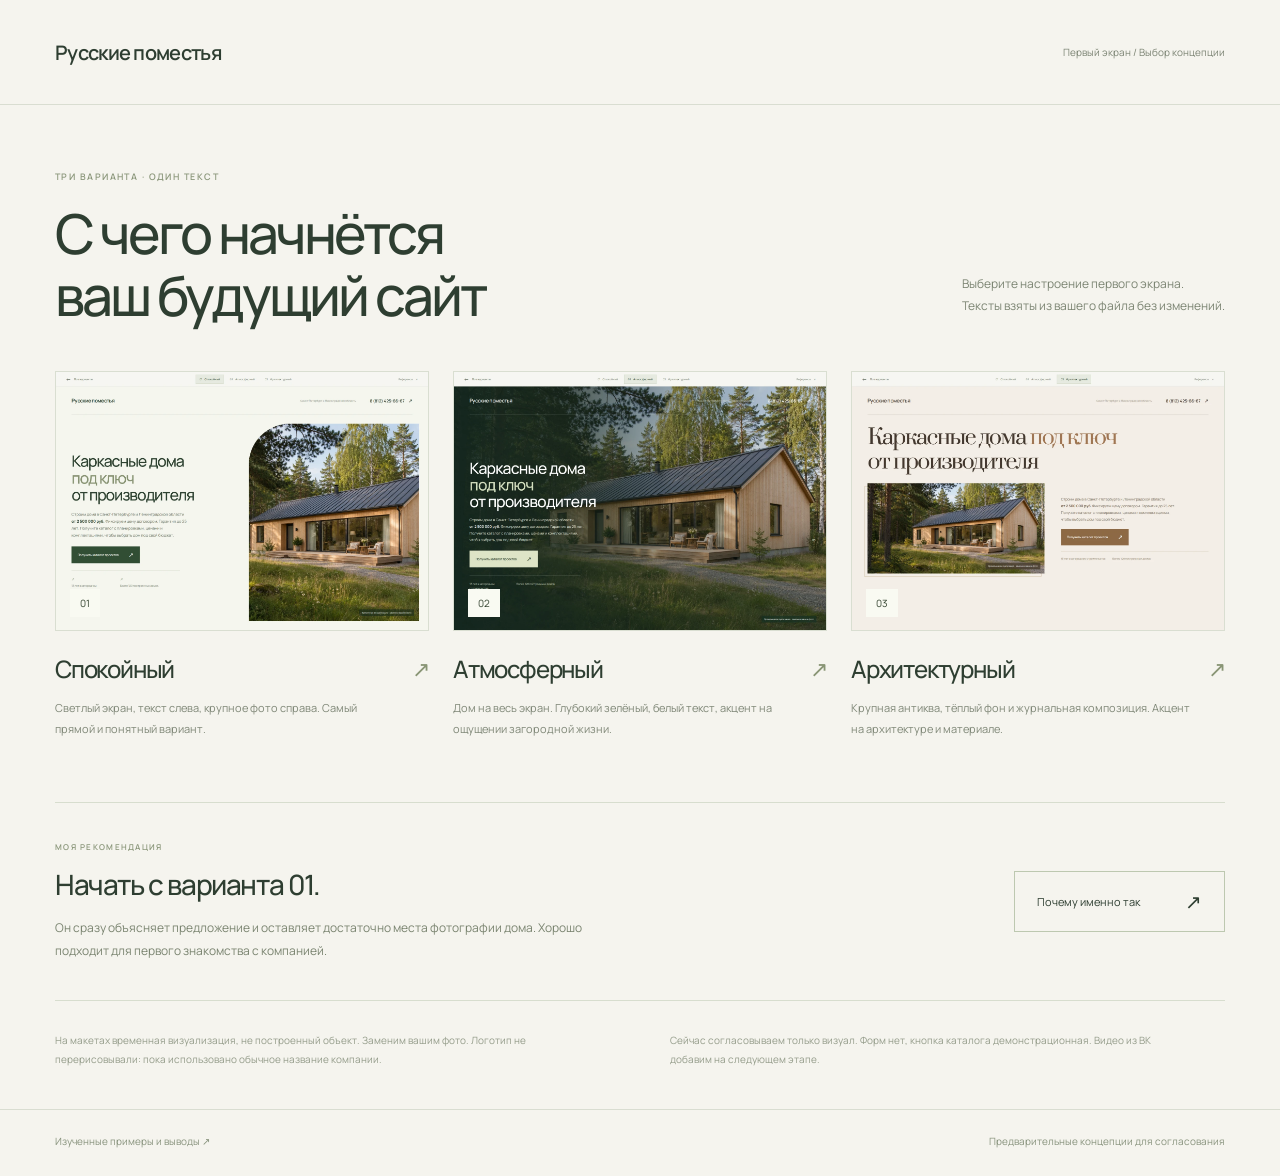
<file: site/index.html>
<!doctype html><html lang="ru"><head><meta charset="utf-8"><meta name="viewport" content="width=device-width,initial-scale=1"><meta name="robots" content="noindex,nofollow"><meta name="theme-color" content="#f5f4ee"><title>Три концепции первого экрана — Русские поместья</title><link rel="stylesheet" href="assets/styles.css"><script src="assets/review.js" defer></script></head><body class="overview"><header class="overview-header"><span class="company-name">Русские поместья</span><span>Первый экран / Выбор концепции</span></header><main class="overview-main"><div class="overview-intro"><p class="eyebrow">ТРИ ВАРИАНТА · ОДИН ТЕКСТ</p><h1>С чего начнётся<br>ваш будущий сайт</h1><p class="intro-note">Выберите настроение первого экрана.<br>Тексты взяты из вашего файла без изменений.</p></div><div class="concept-cards"><a class="concept-card card-one" href="variants/01.html"><div class="card-preview"><img src="assets/preview-01.webp" alt="Превью варианта 01: Спокойный" width="1440" height="1000"><span class="card-number">01</span></div><div class="card-description"><h2>Спокойный <span aria-hidden="true">↗</span></h2><p>Светлый экран, текст слева, крупное фото справа. Самый прямой и понятный вариант.</p></div></a><a class="concept-card card-two" href="variants/02.html"><div class="card-preview"><img src="assets/preview-02.webp" alt="Превью варианта 02: Атмосферный" width="1440" height="1000"><span class="card-number">02</span></div><div class="card-description"><h2>Атмосферный <span aria-hidden="true">↗</span></h2><p>Дом на весь экран. Глубокий зелёный, белый текст, акцент на ощущении загородной жизни.</p></div></a><a class="concept-card card-three" href="variants/03.html"><div class="card-preview"><img src="assets/preview-03.webp" alt="Превью варианта 03: Архитектурный" width="1440" height="1000"><span class="card-number">03</span></div><div class="card-description"><h2>Архитектурный <span aria-hidden="true">↗</span></h2><p>Крупная антиква, тёплый фон и журнальная композиция. Акцент на архитектуре и материале.</p></div></a></div><div class="recommendation"><div><span class="eyebrow">МОЯ РЕКОМЕНДАЦИЯ</span><h2>Начать с варианта 01.</h2><p>Он сразу объясняет предложение и оставляет достаточно места фотографии дома. Хорошо подходит для первого знакомства с компанией.</p></div><a class="outline-link" href="research.html">Почему именно так <span aria-hidden="true">↗</span></a></div><div class="review-context"><p>На макетах временная визуализация, не построенный объект. Заменим вашим фото. Логотип не перерисовывали: пока использовано обычное название компании.</p><p>Сейчас согласовываем только визуал. Форм нет, кнопка каталога демонстрационная. Видео из ВК добавим на следующем этапе.</p></div></main><footer class="overview-footer"><a href="research.html">Изученные примеры и выводы ↗</a><span>Предварительные концепции для согласования</span></footer></body></html>
</file>
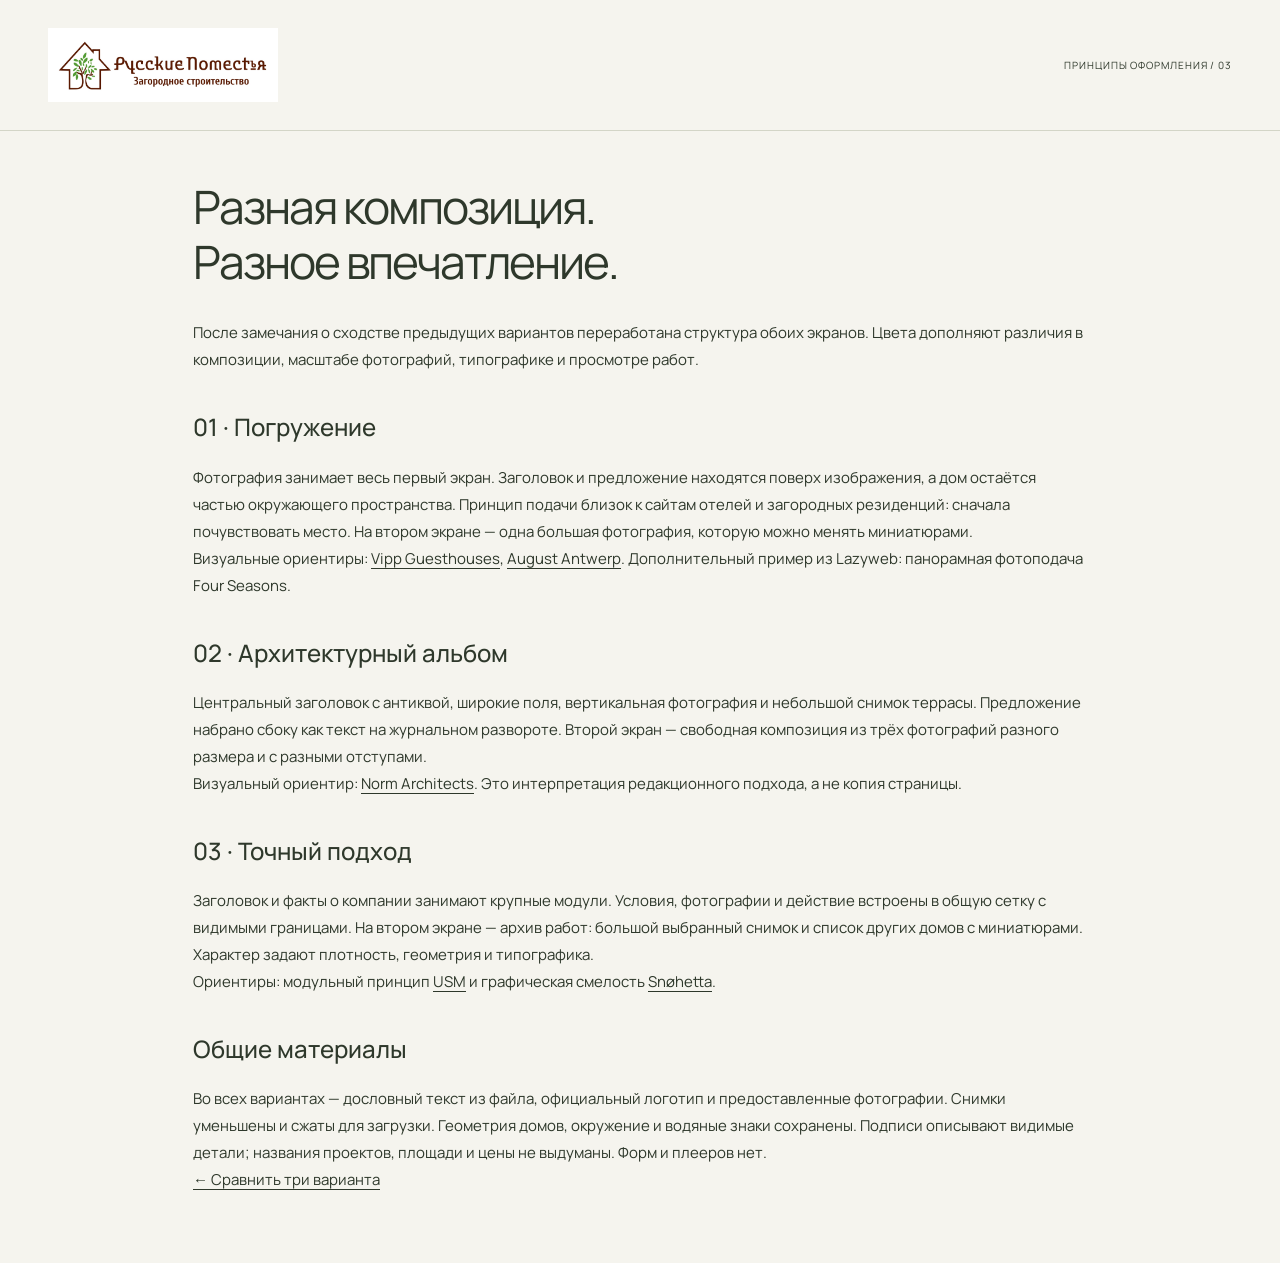
<file: research.html>
<!doctype html><html lang="ru"><head><meta charset="utf-8"><meta name="viewport" content="width=device-width,initial-scale=1"><meta name="robots" content="noindex,nofollow"><title>Принципы оформления — Русские поместья</title><link rel="stylesheet" href="assets/directions.css?v=3"></head><body class="comparison"><header class="comparison-header"><img src="assets/logo-official.png" width="1452" height="384" alt="Русские поместья — официальный логотип"><span>ПРИНЦИПЫ ОФОРМЛЕНИЯ / 03</span></header><main class="research-content"><h1>Разная композиция.<br>Разное впечатление.</h1><p>После замечания о сходстве предыдущих вариантов переработана структура обоих экранов. Цвета дополняют различия в композиции, масштабе фотографий, типографике и просмотре работ.</p><h2>01 · Погружение</h2><p>Фотография занимает весь первый экран. Заголовок и предложение находятся поверх изображения, а дом остаётся частью окружающего пространства. Принцип подачи близок к сайтам отелей и загородных резиденций: сначала почувствовать место. На втором экране — одна большая фотография, которую можно менять миниатюрами.</p><p>Визуальные ориентиры: <a href="https://vipp.com/en/world-of-vipp/our-guesthouses">Vipp Guesthouses</a>, <a href="https://www.august-antwerp.com/">August Antwerp</a>. Дополнительный пример из Lazyweb: панорамная фотоподача Four Seasons.</p><h2>02 · Архитектурный альбом</h2><p>Центральный заголовок с антиквой, широкие поля, вертикальная фотография и небольшой снимок террасы. Предложение набрано сбоку как текст на журнальном развороте. Второй экран — свободная композиция из трёх фотографий разного размера и с разными отступами.</p><p>Визуальный ориентир: <a href="https://normcph.com/">Norm Architects</a>. Это интерпретация редакционного подхода, а не копия страницы.</p><h2>03 · Точный подход</h2><p>Заголовок и факты о компании занимают крупные модули. Условия, фотографии и действие встроены в общую сетку с видимыми границами. На втором экране — архив работ: большой выбранный снимок и список других домов с миниатюрами. Характер задают плотность, геометрия и типографика.</p><p>Ориентиры: модульный принцип <a href="https://www.usm.com/en-uk">USM</a> и графическая смелость <a href="https://www.snohetta.com/">Snøhetta</a>.</p><h2>Общие материалы</h2><p>Во всех вариантах — дословный текст из файла, официальный логотип и предоставленные фотографии. Снимки уменьшены и сжаты для загрузки. Геометрия домов, окружение и водяные знаки сохранены. Подписи описывают видимые детали; названия проектов, площади и цены не выдуманы. Форм и плееров нет.</p><p><a href="index.html?v=3">← Сравнить три варианта</a></p></main></body></html>
</file>
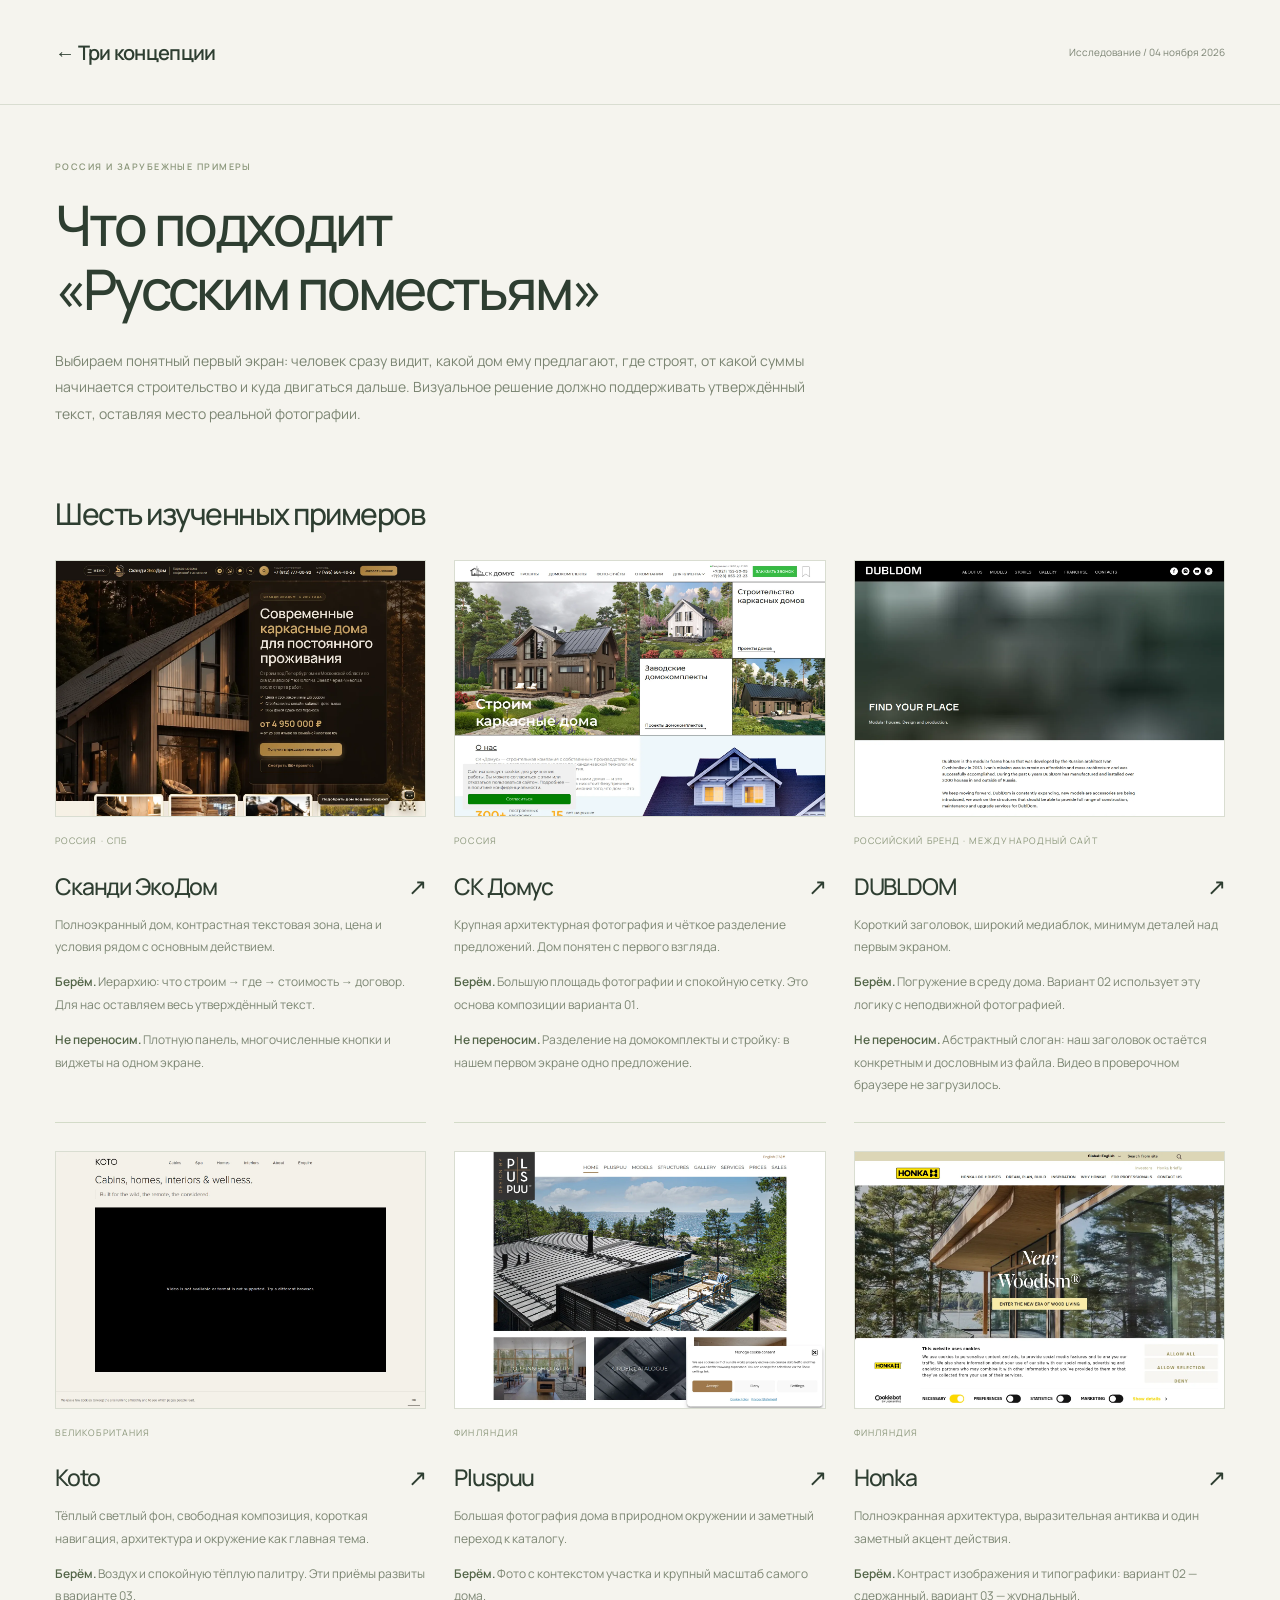
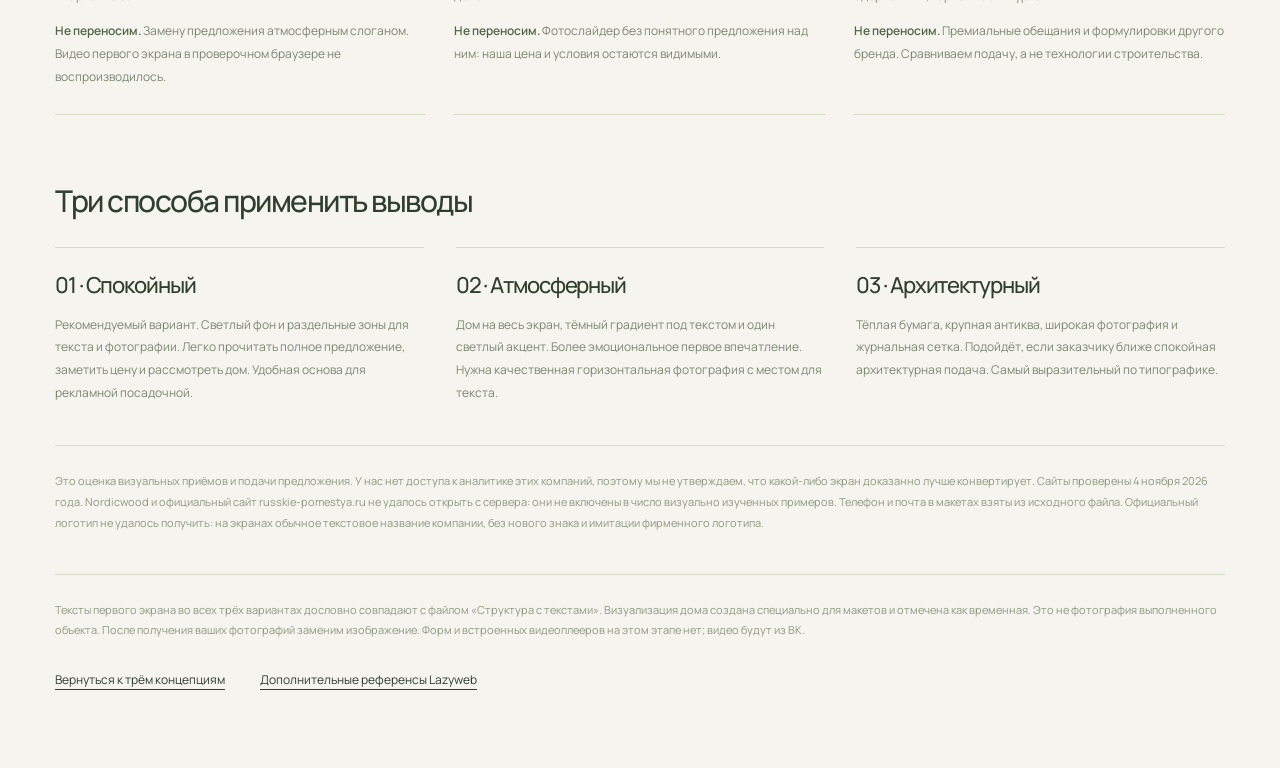
<file: site/research.html>
<!doctype html><html lang="ru"><head><meta charset="utf-8"><meta name="viewport" content="width=device-width,initial-scale=1"><meta name="robots" content="noindex,nofollow"><title>Референсы и выбор концепции — Русские поместья</title><link rel="stylesheet" href="assets/styles.css"></head><body class="overview"><header class="overview-header"><a href="index.html" class="company-name">← Три концепции</a><span>Исследование / 04 ноября 2026</span></header><main class="research-main"><p class="eyebrow">РОССИЯ И ЗАРУБЕЖНЫЕ ПРИМЕРЫ</p><h1>Что подходит<br>«Русским поместьям»</h1><p class="research-lead">Выбираем понятный первый экран: человек сразу видит, какой дом ему предлагают, где строят, от какой суммы начинается строительство и куда двигаться дальше. Визуальное решение должно поддерживать утверждённый текст, оставляя место реальной фотографии.</p><h2 class="research-section-title">Шесть изученных примеров</h2><div class="reference-grid"><article class="reference-card"><a href="https://scandiecodom.ru/" target="_blank" rel="noopener noreferrer"><div class="reference-image"><img src="assets/references/scandi.webp" width="1440" height="1000" loading="lazy" alt="Скриншот сайта Сканди ЭкоДом, изученный при выборе визуальной концепции"></div><p class="country">РОССИЯ · СПБ</p><h3>Сканди ЭкоДом <span aria-hidden="true">↗</span></h3></a><p>Полноэкранный дом, контрастная текстовая зона, цена и условия рядом с основным действием.</p><p><b>Берём.</b> Иерархию: что строим → где → стоимость → договор. Для нас оставляем весь утверждённый текст.</p><p><b>Не переносим.</b> Плотную панель, многочисленные кнопки и виджеты на одном экране.</p></article><article class="reference-card"><a href="https://sk-domus.ru/" target="_blank" rel="noopener noreferrer"><div class="reference-image"><img src="assets/references/domus.webp" width="1440" height="1000" loading="lazy" alt="Скриншот сайта СК Домус, изученный при выборе визуальной концепции"></div><p class="country">РОССИЯ</p><h3>СК Домус <span aria-hidden="true">↗</span></h3></a><p>Крупная архитектурная фотография и чёткое разделение предложений. Дом понятен с первого взгляда.</p><p><b>Берём.</b> Большую площадь фотографии и спокойную сетку. Это основа композиции варианта 01.</p><p><b>Не переносим.</b> Разделение на домокомплекты и стройку: в нашем первом экране одно предложение.</p></article><article class="reference-card"><a href="https://dubldom.com/" target="_blank" rel="noopener noreferrer"><div class="reference-image"><img src="assets/references/dubldom.webp" width="1440" height="1000" loading="lazy" alt="Скриншот сайта DUBLDOM, изученный при выборе визуальной концепции"></div><p class="country">РОССИЙСКИЙ БРЕНД · МЕЖДУНАРОДНЫЙ САЙТ</p><h3>DUBLDOM <span aria-hidden="true">↗</span></h3></a><p>Короткий заголовок, широкий медиаблок, минимум деталей над первым экраном.</p><p><b>Берём.</b> Погружение в среду дома. Вариант 02 использует эту логику с неподвижной фотографией.</p><p><b>Не переносим.</b> Абстрактный слоган: наш заголовок остаётся конкретным и дословным из файла. Видео в проверочном браузере не загрузилось.</p></article><article class="reference-card"><a href="https://koto.co.uk/" target="_blank" rel="noopener noreferrer"><div class="reference-image"><img src="assets/references/koto.webp" width="1440" height="1000" loading="lazy" alt="Скриншот сайта Koto, изученный при выборе визуальной концепции"></div><p class="country">ВЕЛИКОБРИТАНИЯ</p><h3>Koto <span aria-hidden="true">↗</span></h3></a><p>Тёплый светлый фон, свободная композиция, короткая навигация, архитектура и окружение как главная тема.</p><p><b>Берём.</b> Воздух и спокойную тёплую палитру. Эти приёмы развиты в варианте 03.</p><p><b>Не переносим.</b> Замену предложения атмосферным слоганом. Видео первого экрана в проверочном браузере не воспроизводилось.</p></article><article class="reference-card"><a href="https://pluspuu.fi/en/" target="_blank" rel="noopener noreferrer"><div class="reference-image"><img src="assets/references/pluspuu.webp" width="1440" height="1000" loading="lazy" alt="Скриншот сайта Pluspuu, изученный при выборе визуальной концепции"></div><p class="country">ФИНЛЯНДИЯ</p><h3>Pluspuu <span aria-hidden="true">↗</span></h3></a><p>Большая фотография дома в природном окружении и заметный переход к каталогу.</p><p><b>Берём.</b> Фото с контекстом участка и крупный масштаб самого дома.</p><p><b>Не переносим.</b> Фотослайдер без понятного предложения над ним: наша цена и условия остаются видимыми.</p></article><article class="reference-card"><a href="https://honka.com/en/" target="_blank" rel="noopener noreferrer"><div class="reference-image"><img src="assets/references/honka.webp" width="1440" height="1000" loading="lazy" alt="Скриншот сайта Honka, изученный при выборе визуальной концепции"></div><p class="country">ФИНЛЯНДИЯ</p><h3>Honka <span aria-hidden="true">↗</span></h3></a><p>Полноэкранная архитектура, выразительная антиква и один заметный акцент действия.</p><p><b>Берём.</b> Контраст изображения и типографики: вариант 02 — сдержанный, вариант 03 — журнальный.</p><p><b>Не переносим.</b> Премиальные обещания и формулировки другого бренда. Сравниваем подачу, а не технологии строительства.</p></article></div><h2 class="research-section-title">Три способа применить выводы</h2><div class="takeaways"><article><h3>01 · Спокойный</h3><p>Рекомендуемый вариант. Светлый фон и раздельные зоны для текста и фотографии. Легко прочитать полное предложение, заметить цену и рассмотреть дом. Удобная основа для рекламной посадочной.</p></article><article><h3>02 · Атмосферный</h3><p>Дом на весь экран, тёмный градиент под текстом и один светлый акцент. Более эмоциональное первое впечатление. Нужна качественная горизонтальная фотография с местом для текста.</p></article><article><h3>03 · Архитектурный</h3><p>Тёплая бумага, крупная антиква, широкая фотография и журнальная сетка. Подойдёт, если заказчику ближе спокойная архитектурная подача. Самый выразительный по типографике.</p></article></div><p class="research-disclaimer">Это оценка визуальных приёмов и подачи предложения. У нас нет доступа к аналитике этих компаний, поэтому мы не утверждаем, что какой-либо экран доказанно лучше конвертирует. Сайты проверены 4 ноября 2026 года. Nordicwood и официальный сайт russkie-pomestya.ru не удалось открыть с сервера: они не включены в число визуально изученных примеров. Телефон и почта в макетах взяты из исходного файла. Официальный логотип не удалось получить: на экранах обычное текстовое название компании, без нового знака и имитации фирменного логотипа.</p><p class="research-disclaimer">Тексты первого экрана во всех трёх вариантах дословно совпадают с файлом «Структура с текстами». Визуализация дома создана специально для макетов и отмечена как временная. Это не фотография выполненного объекта. После получения ваших фотографий заменим изображение. Форм и встроенных видеоплееров на этом этапе нет; видео будут из ВК.</p><div class="research-links"><a href="index.html">Вернуться к трём концепциям</a><a href="https://www.lazyweb.com/agentic-search/2c7b5c03-4731-4008-be36-44c1ac3aad57" target="_blank" rel="noopener noreferrer">Дополнительные референсы Lazyweb</a></div></main></body></html>
</file>
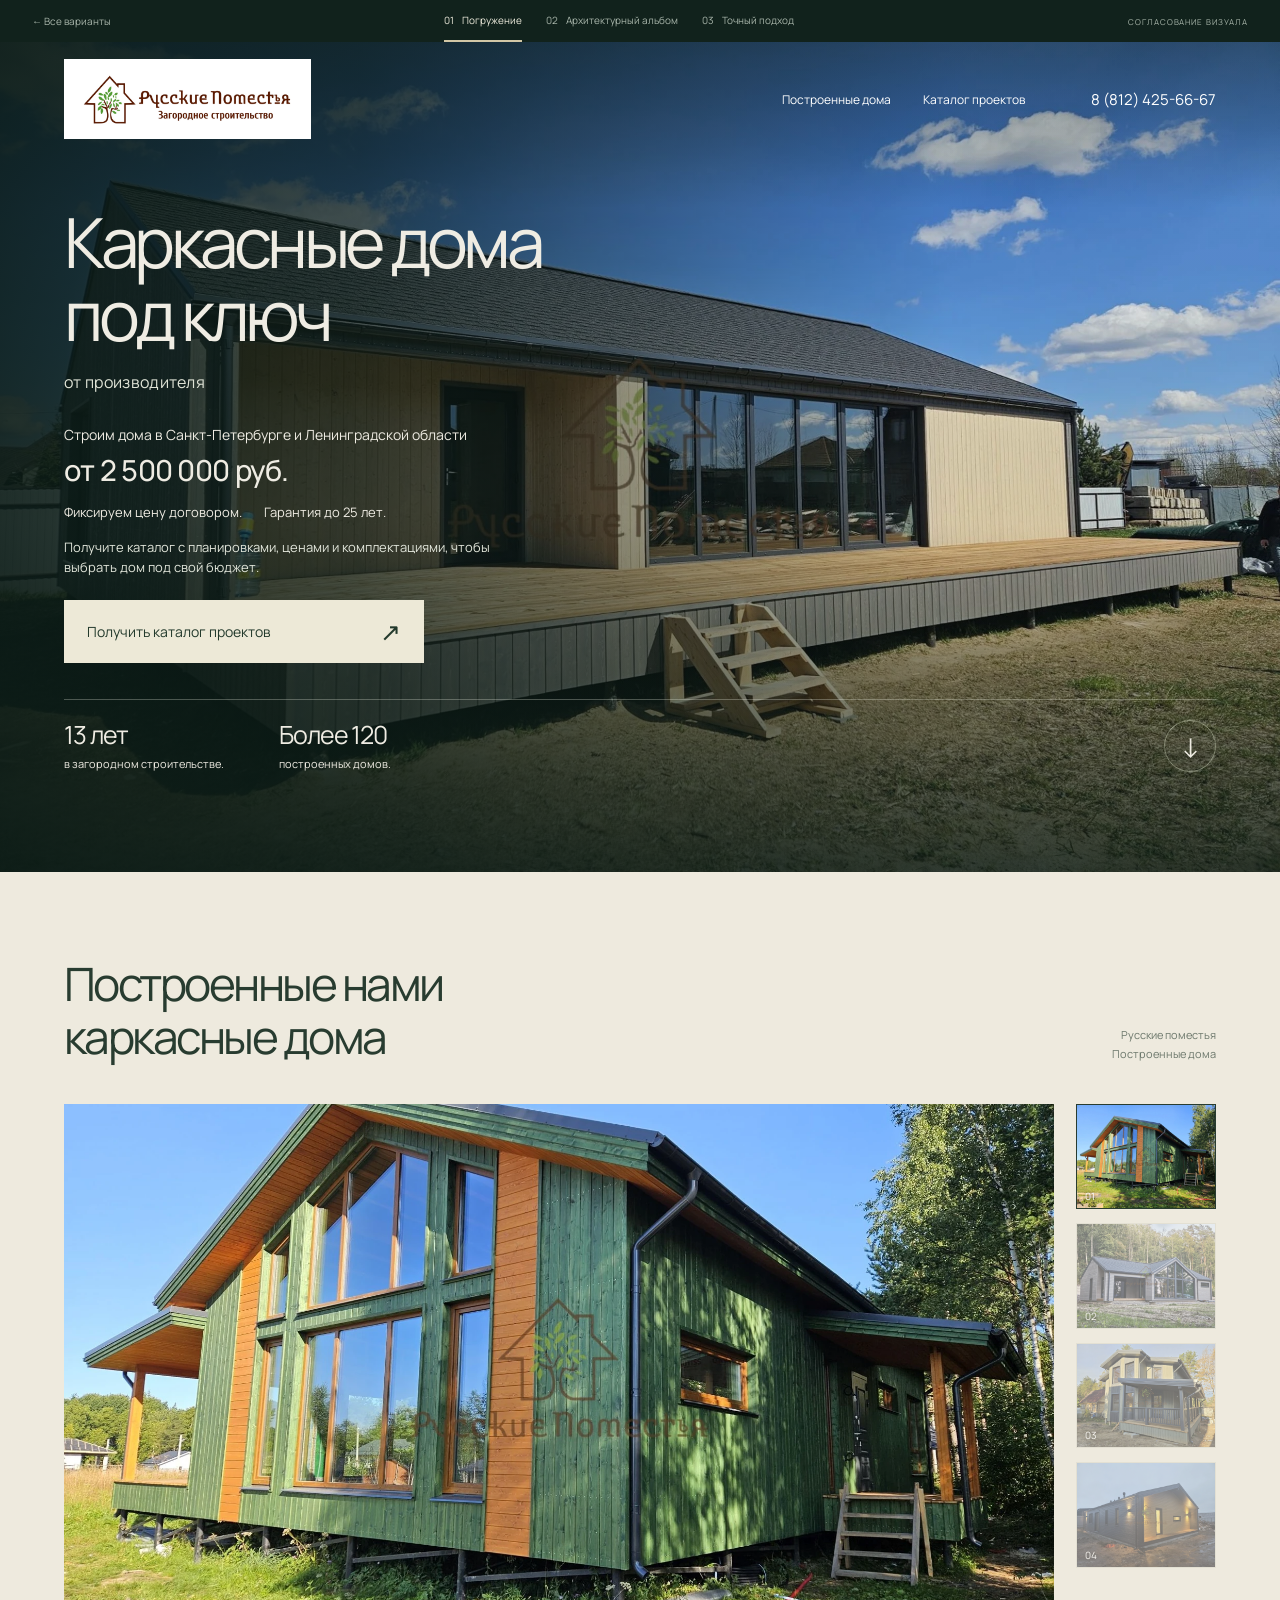
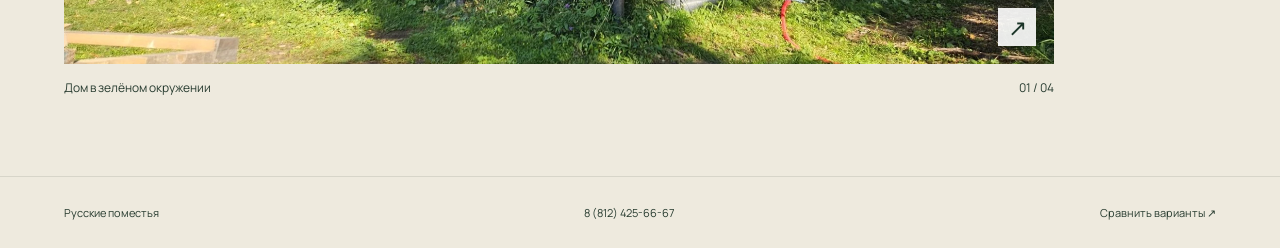
<file: variants/01.html>
<!doctype html><html lang="ru"><head><meta charset="utf-8"><meta name="viewport" content="width=device-width,initial-scale=1"><meta name="robots" content="noindex,nofollow"><title>01 · Погружение — Русские поместья</title><link rel="stylesheet" href="../assets/directions.css?v=3"><script src="../assets/concepts.js?v=3" defer></script><script src="../assets/directions.js?v=3" defer></script></head><body class="concept concept-cinema"><a class="skip-link" href="#main">К содержимому</a><aside class="review-bar" aria-label="Выбор концепции"><a class="all-variants" href="../index.html?v=3">← Все варианты</a><nav aria-label="Три концепции"><a href="01.html?v=3" aria-label="Вариант 01: Погружение" aria-current="page">01<span>Погружение</span></a><a href="02.html?v=3" aria-label="Вариант 02: Архитектурный альбом" >02<span>Архитектурный альбом</span></a><a href="03.html?v=3" aria-label="Вариант 03: Точный подход" >03<span>Точный подход</span></a></nav><span class="review-label">СОГЛАСОВАНИЕ ВИЗУАЛА</span></aside><div class="site-shell"><header class="site-header"><a class="official-brand" href="#main" aria-label="Русские поместья — к первому экрану"><img src="../assets/logo-official.png" width="1452" height="384" alt="Русские поместья. Загородное строительство — официальный логотип"></a><nav class="site-nav" aria-label="Навигация сайта"><a href="#houses">Построенные дома</a><button type="button" data-catalog>Каталог проектов</button></nav><a class="header-phone" href="tel:+78124256667">8 (812) 425-66-67</a></header><main id="main"><section class="hero hero-cinema" aria-labelledby="hero-title"><div class="cinema-backdrop"><img class="hero-photo" src="../assets/photos/house-12.webp" width="1920" height="1440" alt="Терраса вдоль фасада — построенный дом Русских поместий" fetchpriority="high"></div><div class="cinema-title"><h1 id="hero-title"><span class="heading-main">Каркасные дома</span> <span class="heading-key">под ключ</span> <span class="heading-tail">от производителя</span></h1></div><div class="cinema-offer"><div class="hero-description"><p class="starting-price"><span class="build-location">Строим дома в Санкт-Петербурге и Ленинградской области</span> <strong>от 2 500 000 руб.</strong></p> <div class="terms"><p>Фиксируем цену договором.</p> <p>Гарантия до 25 лет.</p></div> <p class="catalog-explanation">Получите каталог с планировками, ценами и комплектациями, чтобы выбрать дом под свой бюджет.</p></div><button class="catalog-button" type="button" data-catalog>Получить каталог проектов<span aria-hidden="true">↗</span></button></div><div class="cinema-bottom"><div class="trust-facts"><p><strong>13 лет</strong> <span>в загородном строительстве.</span></p><p><strong>Более 120</strong> <span>построенных домов.</span></p></div><a class="round-scroll" href="#houses" aria-label="Посмотреть построенные дома">↓</a></div></section><section id="houses" class="works cinema-works" aria-labelledby="works-title"><div class="cinema-gallery-top"><h2 id="works-title">Построенные нами <br>каркасные дома</h2><span class="gallery-label">Русские поместья<br>Построенные дома</span></div><div class="cinema-gallery" data-feature-gallery><figure class="cinema-feature"><button class="open-photo" data-feature-open data-photo="../assets/photos/house-09.webp" data-caption="Дом в зелёном окружении" aria-label="Увеличить фото: Дом в зелёном окружении" type="button"><img class="featured-image" src="../assets/photos/house-09.webp" width="1920" height="1440" alt="Дом в зелёном окружении — построенный дом Русских поместий" loading="lazy"><span class="photo-expand" aria-hidden="true">↗</span></button><figcaption><span data-feature-caption>Дом в зелёном окружении</span><span><b data-feature-number>01</b> / 04</span></figcaption></figure><div class="cinema-thumbs" aria-label="Выбор фотографии"><button class="cinema-thumb" type="button" data-feature="../assets/photos/house-09.webp" data-caption="Дом в зелёном окружении" aria-label="Показать: Дом в зелёном окружении" aria-pressed="true"><img class="" src="../assets/photos/house-09.webp" width="1920" height="1440" alt="Дом в зелёном окружении — построенный дом Русских поместий" loading="lazy"><span>01</span></button><button class="cinema-thumb" type="button" data-feature="../assets/photos/house-08.webp" data-caption="Панорамное остекление" aria-label="Показать: Панорамное остекление" aria-pressed="false"><img class="" src="../assets/photos/house-08.webp" width="1920" height="1440" alt="Панорамное остекление — построенный дом Русских поместий" loading="lazy"><span>02</span></button><button class="cinema-thumb" type="button" data-feature="../assets/photos/house-07.webp" data-caption="Дом среди осенних деревьев" aria-label="Показать: Дом среди осенних деревьев" aria-pressed="false"><img class="" src="../assets/photos/house-07.webp" width="1920" height="1440" alt="Дом среди осенних деревьев — построенный дом Русских поместий" loading="lazy"><span>03</span></button><button class="cinema-thumb" type="button" data-feature="../assets/photos/house-06.webp" data-caption="Фасад в вечернем освещении" aria-label="Показать: Фасад в вечернем освещении" aria-pressed="false"><img class="" src="../assets/photos/house-06.webp" width="1920" height="1440" alt="Фасад в вечернем освещении — построенный дом Русских поместий" loading="lazy"><span>04</span></button></div></div></section></main><footer class="page-footer"><span>Русские поместья</span><a href="tel:+78124256667">8 (812) 425-66-67</a><a href="../index.html?v=3">Сравнить варианты ↗</a></footer></div><dialog class="photo-dialog" aria-label="Фотография построенного дома"><button class="dialog-close" type="button" aria-label="Закрыть фотографию">×</button><img alt=""><p class="dialog-caption"></p></dialog><div class="preview-notice" role="status" aria-live="polite"></div></body></html>
</file>
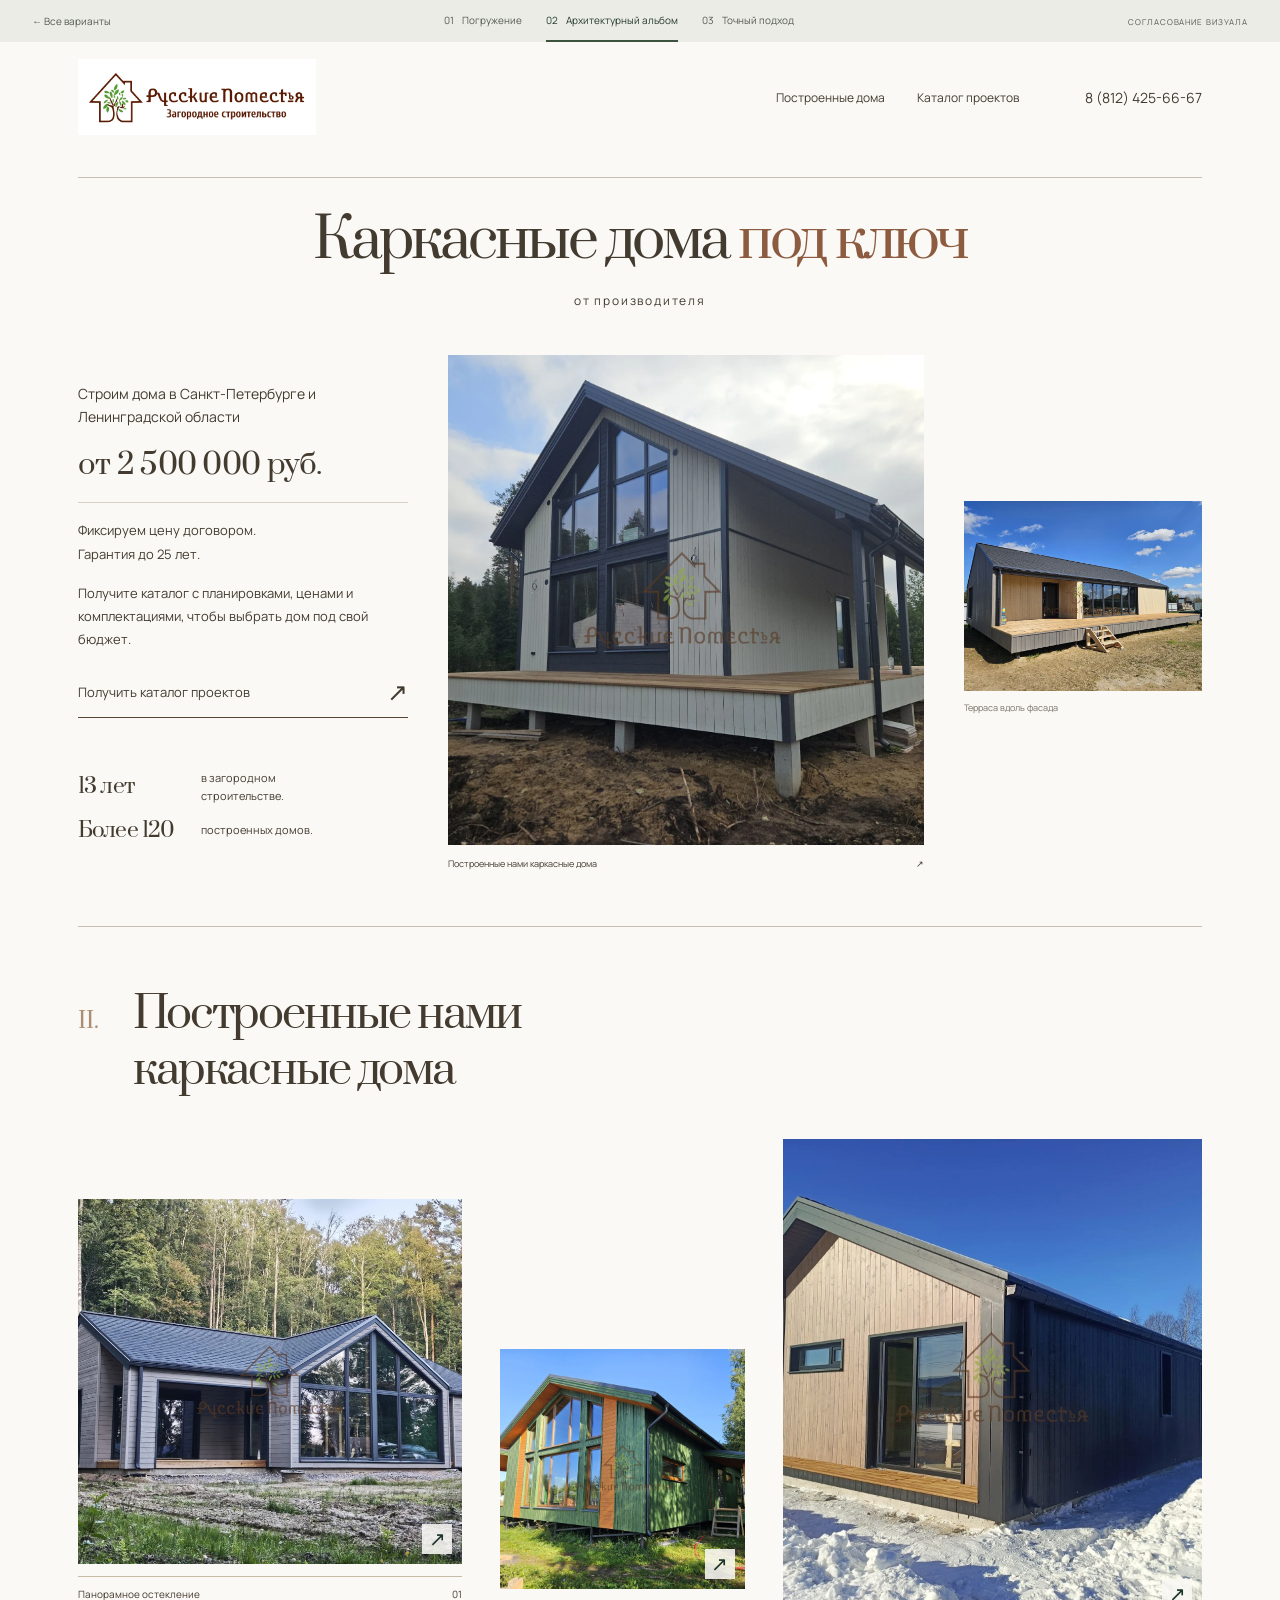
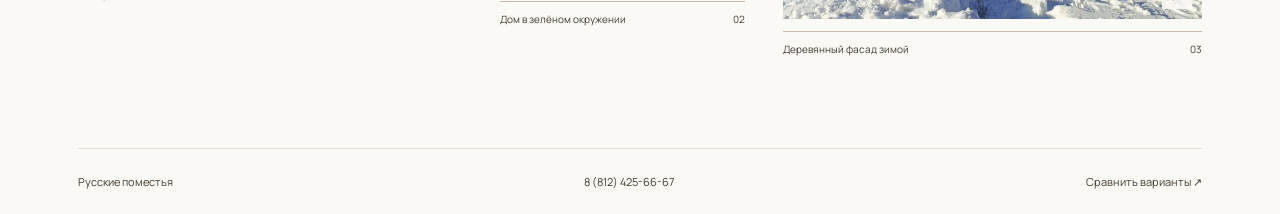
<file: variants/02.html>
<!doctype html><html lang="ru"><head><meta charset="utf-8"><meta name="viewport" content="width=device-width,initial-scale=1"><meta name="robots" content="noindex,nofollow"><title>02 · Архитектурный альбом — Русские поместья</title><link rel="stylesheet" href="../assets/directions.css?v=3"><script src="../assets/concepts.js?v=3" defer></script><script src="../assets/directions.js?v=3" defer></script></head><body class="concept concept-album"><a class="skip-link" href="#main">К содержимому</a><aside class="review-bar" aria-label="Выбор концепции"><a class="all-variants" href="../index.html?v=3">← Все варианты</a><nav aria-label="Три концепции"><a href="01.html?v=3" aria-label="Вариант 01: Погружение" >01<span>Погружение</span></a><a href="02.html?v=3" aria-label="Вариант 02: Архитектурный альбом" aria-current="page">02<span>Архитектурный альбом</span></a><a href="03.html?v=3" aria-label="Вариант 03: Точный подход" >03<span>Точный подход</span></a></nav><span class="review-label">СОГЛАСОВАНИЕ ВИЗУАЛА</span></aside><div class="site-shell"><header class="site-header"><a class="official-brand" href="#main" aria-label="Русские поместья — к первому экрану"><img src="../assets/logo-official.png" width="1452" height="384" alt="Русские поместья. Загородное строительство — официальный логотип"></a><nav class="site-nav" aria-label="Навигация сайта"><a href="#houses">Построенные дома</a><button type="button" data-catalog>Каталог проектов</button></nav><a class="header-phone" href="tel:+78124256667">8 (812) 425-66-67</a></header><main id="main"><section class="hero hero-album" aria-labelledby="hero-title"><div class="album-heading"><h1 id="hero-title"><span class="heading-main">Каркасные дома</span> <span class="heading-key">под ключ</span> <span class="heading-tail">от производителя</span></h1></div><div class="album-spread"><div class="album-offer"><div class="hero-description"><p class="starting-price"><span class="build-location">Строим дома в Санкт-Петербурге и Ленинградской области</span> <strong>от 2 500 000 руб.</strong></p> <div class="terms"><p>Фиксируем цену договором.</p> <p>Гарантия до 25 лет.</p></div> <p class="catalog-explanation">Получите каталог с планировками, ценами и комплектациями, чтобы выбрать дом под свой бюджет.</p></div><button class="catalog-button" type="button" data-catalog>Получить каталог проектов<span aria-hidden="true">↗</span></button></div><figure class="album-main-photo"><img class="hero-photo" src="../assets/photos/house-11.webp" width="1920" height="1440" alt="Панорамный фасад — построенный дом Русских поместий" fetchpriority="high"><figcaption><span>Построенные нами каркасные дома</span><span>↗</span></figcaption></figure><figure class="album-inset"><img class="" src="../assets/photos/house-12.webp" width="1920" height="1440" alt="Терраса вдоль фасада — построенный дом Русских поместий" loading="lazy"><figcaption>Терраса вдоль фасада</figcaption></figure><div class="trust-facts"><p><strong>13 лет</strong> <span>в загородном строительстве.</span></p><p><strong>Более 120</strong> <span>построенных домов.</span></p></div></div></section><section id="houses" class="works album-works" aria-labelledby="works-title"><div class="album-section-heading"><span class="album-index" aria-hidden="true">II.</span><h2 id="works-title">Построенные нами <br>каркасные дома</h2></div><div class="album-gallery"><figure class="album-work album-work-a"><button class="open-photo" data-photo="../assets/photos/house-08.webp" data-caption="Панорамное остекление" aria-label="Увеличить фото: Панорамное остекление" type="button"><img class="" src="../assets/photos/house-08.webp" width="1920" height="1440" alt="Панорамное остекление — построенный дом Русских поместий" loading="lazy"><span class="photo-expand" aria-hidden="true">↗</span></button><figcaption><span>Панорамное остекление</span><span>01</span></figcaption></figure><figure class="album-work album-work-b"><button class="open-photo" data-photo="../assets/photos/house-09.webp" data-caption="Дом в зелёном окружении" aria-label="Увеличить фото: Дом в зелёном окружении" type="button"><img class="" src="../assets/photos/house-09.webp" width="1920" height="1440" alt="Дом в зелёном окружении — построенный дом Русских поместий" loading="lazy"><span class="photo-expand" aria-hidden="true">↗</span></button><figcaption><span>Дом в зелёном окружении</span><span>02</span></figcaption></figure><figure class="album-work album-work-c"><button class="open-photo" data-photo="../assets/photos/house-01.webp" data-caption="Деревянный фасад зимой" aria-label="Увеличить фото: Деревянный фасад зимой" type="button"><img class="" src="../assets/photos/house-01.webp" width="1920" height="1440" alt="Деревянный фасад зимой — построенный дом Русских поместий" loading="lazy"><span class="photo-expand" aria-hidden="true">↗</span></button><figcaption><span>Деревянный фасад зимой</span><span>03</span></figcaption></figure></div></section></main><footer class="page-footer"><span>Русские поместья</span><a href="tel:+78124256667">8 (812) 425-66-67</a><a href="../index.html?v=3">Сравнить варианты ↗</a></footer></div><dialog class="photo-dialog" aria-label="Фотография построенного дома"><button class="dialog-close" type="button" aria-label="Закрыть фотографию">×</button><img alt=""><p class="dialog-caption"></p></dialog><div class="preview-notice" role="status" aria-live="polite"></div></body></html>
</file>
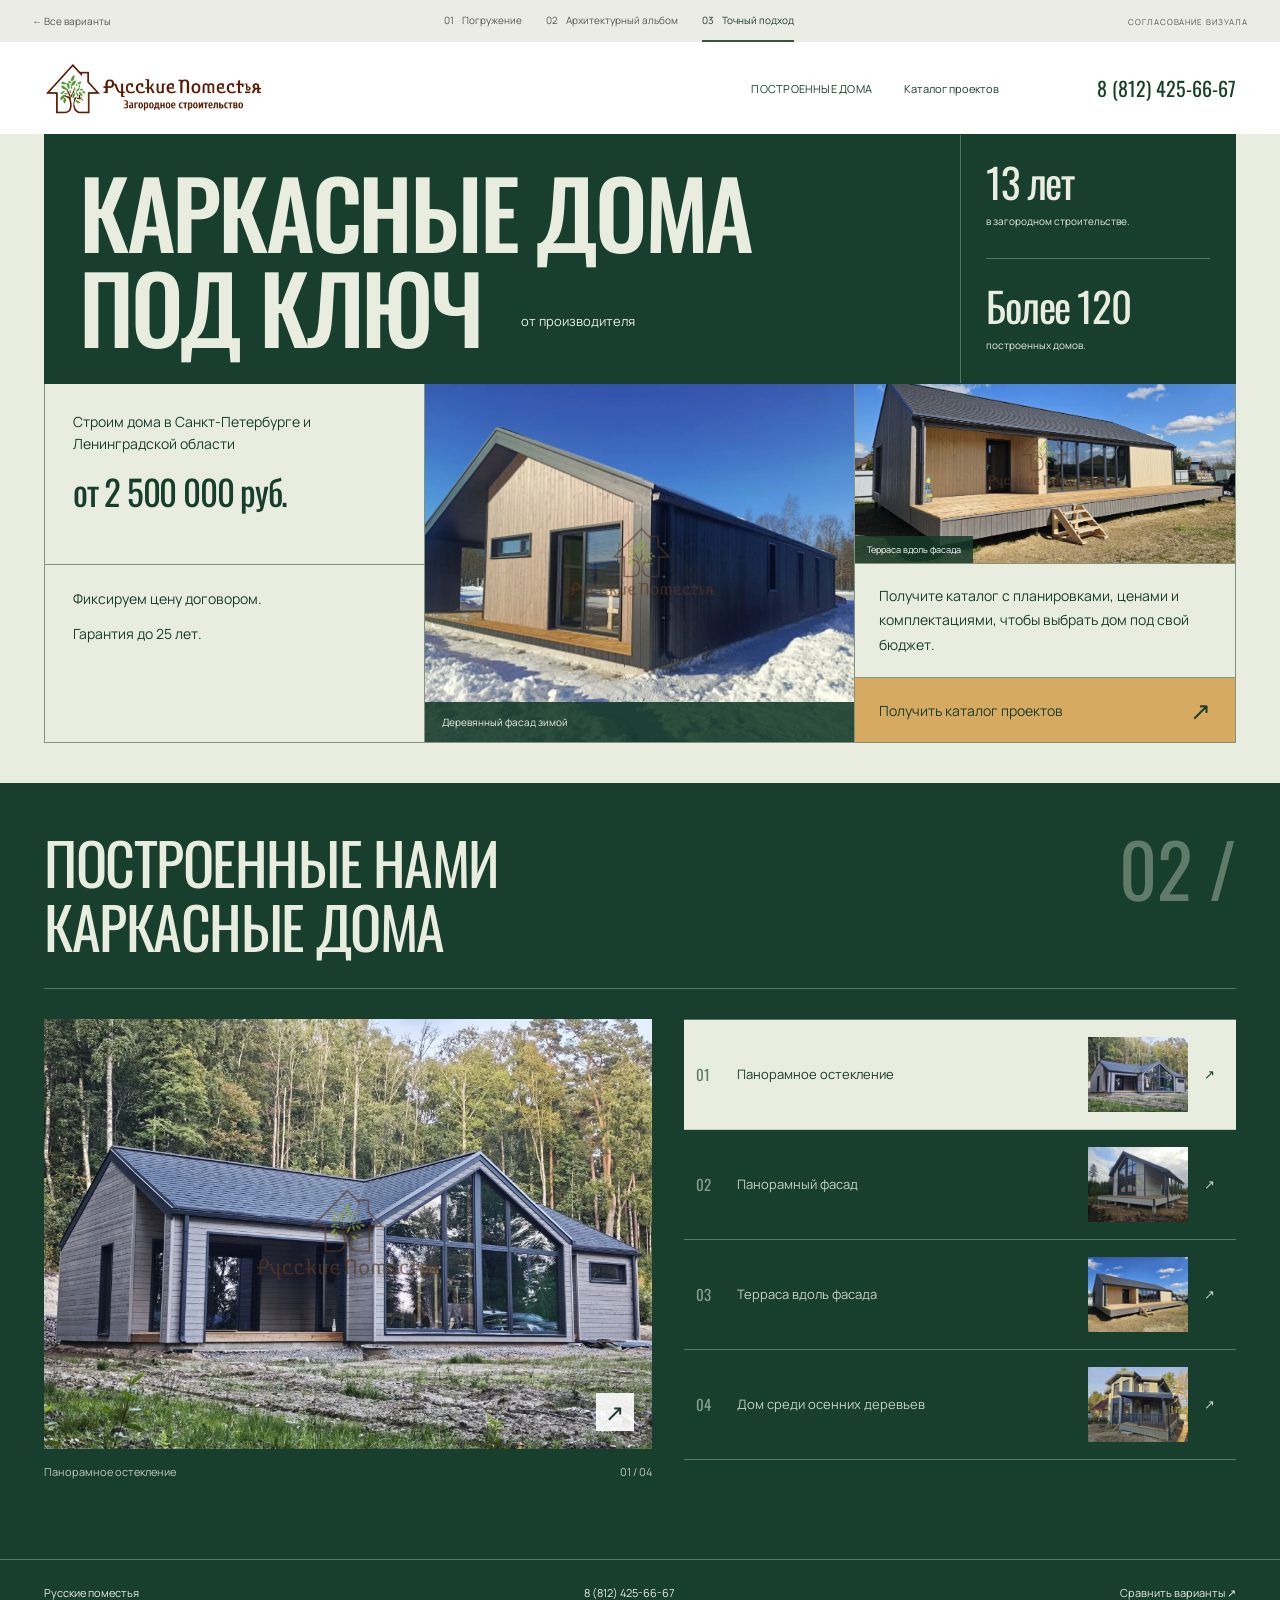
<file: variants/03.html>
<!doctype html><html lang="ru"><head><meta charset="utf-8"><meta name="viewport" content="width=device-width,initial-scale=1"><meta name="robots" content="noindex,nofollow"><title>03 · Точный подход — Русские поместья</title><link rel="stylesheet" href="../assets/directions.css?v=3"><script src="../assets/concepts.js?v=3" defer></script><script src="../assets/directions.js?v=3" defer></script></head><body class="concept concept-grid"><a class="skip-link" href="#main">К содержимому</a><aside class="review-bar" aria-label="Выбор концепции"><a class="all-variants" href="../index.html?v=3">← Все варианты</a><nav aria-label="Три концепции"><a href="01.html?v=3" aria-label="Вариант 01: Погружение" >01<span>Погружение</span></a><a href="02.html?v=3" aria-label="Вариант 02: Архитектурный альбом" >02<span>Архитектурный альбом</span></a><a href="03.html?v=3" aria-label="Вариант 03: Точный подход" aria-current="page">03<span>Точный подход</span></a></nav><span class="review-label">СОГЛАСОВАНИЕ ВИЗУАЛА</span></aside><div class="site-shell"><header class="site-header"><a class="official-brand" href="#main" aria-label="Русские поместья — к первому экрану"><img src="../assets/logo-official.png" width="1452" height="384" alt="Русские поместья. Загородное строительство — официальный логотип"></a><nav class="site-nav" aria-label="Навигация сайта"><a href="#houses">Построенные дома</a><button type="button" data-catalog>Каталог проектов</button></nav><a class="header-phone" href="tel:+78124256667">8 (812) 425-66-67</a></header><main id="main"><section class="hero hero-grid" aria-labelledby="hero-title"><div class="grid-masthead"><h1 id="hero-title"><span class="heading-main">Каркасные дома</span> <span class="heading-key">под ключ</span> <span class="heading-tail">от производителя</span></h1><div class="trust-facts"><p><strong>13 лет</strong> <span>в загородном строительстве.</span></p><p><strong>Более 120</strong> <span>построенных домов.</span></p></div></div><div class="grid-board"><div class="hero-description"><p class="starting-price"><span class="build-location">Строим дома в Санкт-Петербурге и Ленинградской области</span> <strong>от 2 500 000 руб.</strong></p> <div class="terms"><p>Фиксируем цену договором.</p> <p>Гарантия до 25 лет.</p></div> <p class="catalog-explanation">Получите каталог с планировками, ценами и комплектациями, чтобы выбрать дом под свой бюджет.</p></div><figure class="grid-photo-a"><img class="hero-photo" src="../assets/photos/house-01.webp" width="1920" height="1440" alt="Деревянный фасад зимой — построенный дом Русских поместий" fetchpriority="high"><figcaption>Деревянный фасад зимой</figcaption></figure><figure class="grid-photo-b"><img class="" src="../assets/photos/house-12.webp" width="1920" height="1440" alt="Терраса вдоль фасада — построенный дом Русских поместий" loading="lazy"><figcaption>Терраса вдоль фасада</figcaption></figure><button class="catalog-button" type="button" data-catalog>Получить каталог проектов<span aria-hidden="true">↗</span></button></div></section><section id="houses" class="works grid-works" aria-labelledby="works-title"><div class="grid-section-heading"><h2 id="works-title">Построенные нами <br>каркасные дома</h2><span class="grid-gallery-index" aria-hidden="true">02 /</span></div><div class="archive-gallery" data-feature-gallery><figure class="archive-feature"><button class="open-photo" data-feature-open data-photo="../assets/photos/house-08.webp" data-caption="Панорамное остекление" aria-label="Увеличить фото: Панорамное остекление" type="button"><img class="featured-image" src="../assets/photos/house-08.webp" width="1920" height="1440" alt="Панорамное остекление — построенный дом Русских поместий" loading="lazy"><span class="photo-expand" aria-hidden="true">↗</span></button><figcaption><span data-feature-caption>Панорамное остекление</span><span><b data-feature-number>01</b> / 04</span></figcaption></figure><div class="archive-list" aria-label="Выбор фотографии"><button class="archive-row" type="button" data-feature="../assets/photos/house-08.webp" data-caption="Панорамное остекление" aria-label="Показать: Панорамное остекление" aria-pressed="true"><span class="archive-number">01</span><span>Панорамное остекление</span><img class="" src="../assets/photos/house-08.webp" width="1920" height="1440" alt="Панорамное остекление — построенный дом Русских поместий" loading="lazy"><span aria-hidden="true">↗</span></button><button class="archive-row" type="button" data-feature="../assets/photos/house-11.webp" data-caption="Панорамный фасад" aria-label="Показать: Панорамный фасад" aria-pressed="false"><span class="archive-number">02</span><span>Панорамный фасад</span><img class="" src="../assets/photos/house-11.webp" width="1920" height="1440" alt="Панорамный фасад — построенный дом Русских поместий" loading="lazy"><span aria-hidden="true">↗</span></button><button class="archive-row" type="button" data-feature="../assets/photos/house-12.webp" data-caption="Терраса вдоль фасада" aria-label="Показать: Терраса вдоль фасада" aria-pressed="false"><span class="archive-number">03</span><span>Терраса вдоль фасада</span><img class="" src="../assets/photos/house-12.webp" width="1920" height="1440" alt="Терраса вдоль фасада — построенный дом Русских поместий" loading="lazy"><span aria-hidden="true">↗</span></button><button class="archive-row" type="button" data-feature="../assets/photos/house-07.webp" data-caption="Дом среди осенних деревьев" aria-label="Показать: Дом среди осенних деревьев" aria-pressed="false"><span class="archive-number">04</span><span>Дом среди осенних деревьев</span><img class="" src="../assets/photos/house-07.webp" width="1920" height="1440" alt="Дом среди осенних деревьев — построенный дом Русских поместий" loading="lazy"><span aria-hidden="true">↗</span></button></div></div></section></main><footer class="page-footer"><span>Русские поместья</span><a href="tel:+78124256667">8 (812) 425-66-67</a><a href="../index.html?v=3">Сравнить варианты ↗</a></footer></div><dialog class="photo-dialog" aria-label="Фотография построенного дома"><button class="dialog-close" type="button" aria-label="Закрыть фотографию">×</button><img alt=""><p class="dialog-caption"></p></dialog><div class="preview-notice" role="status" aria-live="polite"></div></body></html>
</file>
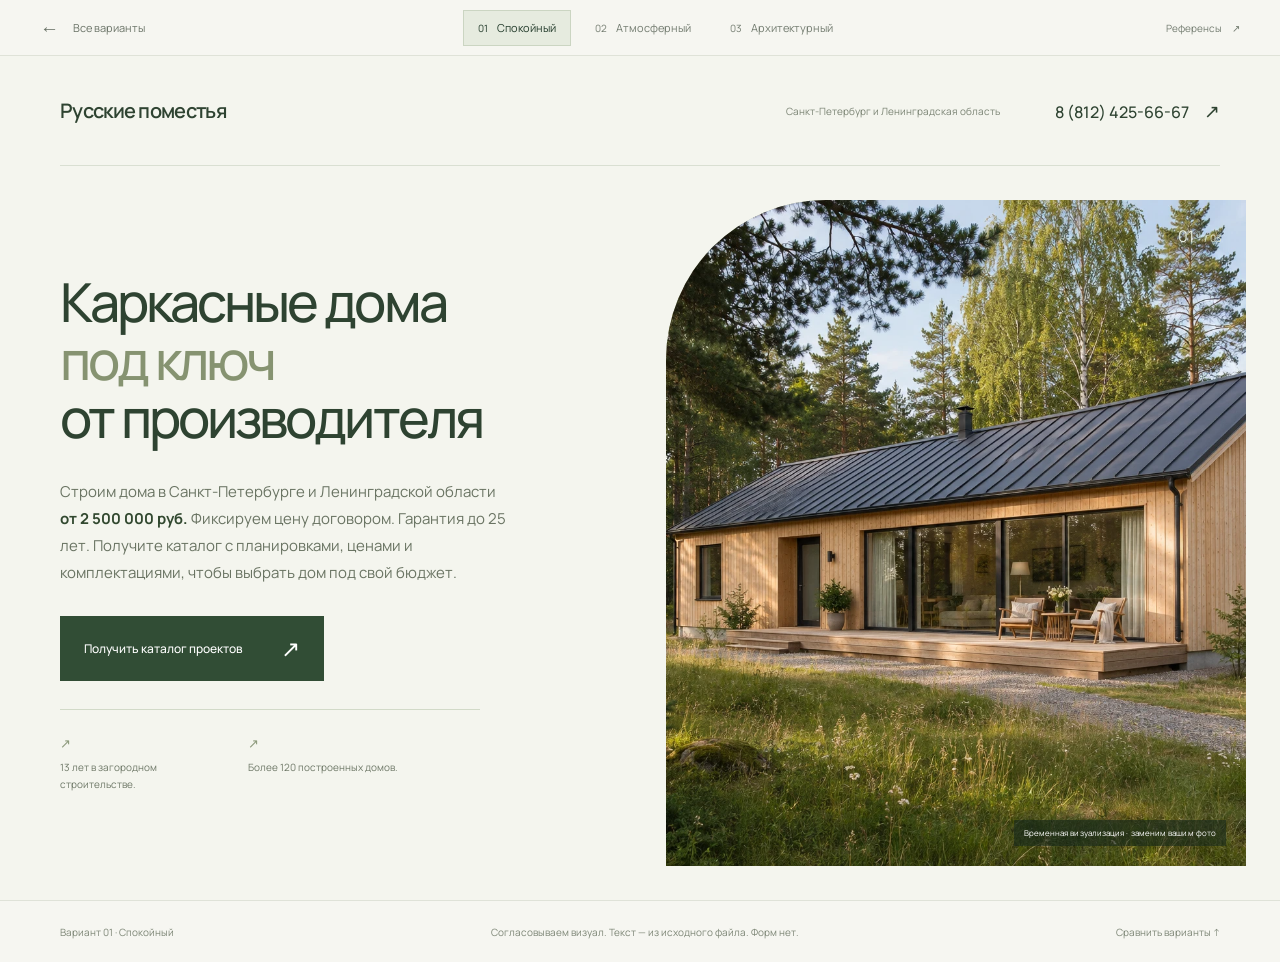
<file: site/variants/01.html>
<!doctype html><html lang="ru"><head><meta charset="utf-8"><meta name="viewport" content="width=device-width,initial-scale=1"><meta name="robots" content="noindex,nofollow"><meta name="theme-color" content="#f5f4ee"><title>01 · Спокойный — Русские поместья</title><link rel="stylesheet" href="../assets/styles.css"><script src="../assets/review.js" defer></script></head><body class="concept theme-one"><a class="skip" href="#main">Перейти к первому экрану</a><div class="reviewbar"><a class="review-home" href="../index.html"><span aria-hidden="true">←</span> Все варианты</a><nav aria-label="Варианты первого экрана"><a href="01.html" aria-label="Вариант 01: Спокойный" aria-current=page><span>01</span><span class="tab-name">Спокойный</span></a><a href="02.html" aria-label="Вариант 02: Атмосферный" ><span>02</span><span class="tab-name">Атмосферный</span></a><a href="03.html" aria-label="Вариант 03: Архитектурный" ><span>03</span><span class="tab-name">Архитектурный</span></a></nav><a class="review-research" href="../research.html">Референсы <span aria-hidden="true">↗</span></a></div><div class="stage"><header class="site-header"><span class="company-name">Русские поместья</span><span class="header-region">Санкт-Петербург и Ленинградская область</span><a class="phone" href="tel:+78124256667">8 (812) 425-66-67 <span aria-hidden="true">↗</span></a></header><main id="main" class="hero hero-one"><div class="copy"><h1>Каркасные дома <span class="title-accent">под ключ</span> от производителя</h1><p class="description">Строим дома в Санкт-Петербурге и Ленинградской области <strong>от 2 500 000 руб.</strong> Фиксируем цену договором. Гарантия до 25 лет. Получите каталог с планировками, ценами и комплектациями, чтобы выбрать дом под свой бюджет.</p><button type="button" class="cta" data-visual-cta>Получить каталог проектов<span aria-hidden="true">↗</span></button><div class="proof"><p>13 лет в загородном строительстве.</p><p>Более 120 построенных домов.</p></div></div><figure class="hero-photo"><img class="house-image" src="../assets/house-concept.webp" width="1536" height="1024" alt="Временная визуализация каркасного дома; заменим фотографией Русских поместий" fetchpriority="high"><span class="image-credit">Временная визуализация · заменим вашим фото</span><div class="photo-corner" aria-hidden="true">01 <span>/ 03</span></div></figure></main></div><div class="preview-status" role="status" aria-live="polite"></div><footer class="concept-footer"><span>Вариант 01 · Спокойный</span><span>Согласовываем визуал. Текст — из исходного файла. Форм нет.</span><a href="../index.html">Сравнить варианты ↑</a></footer></body></html>
</file>
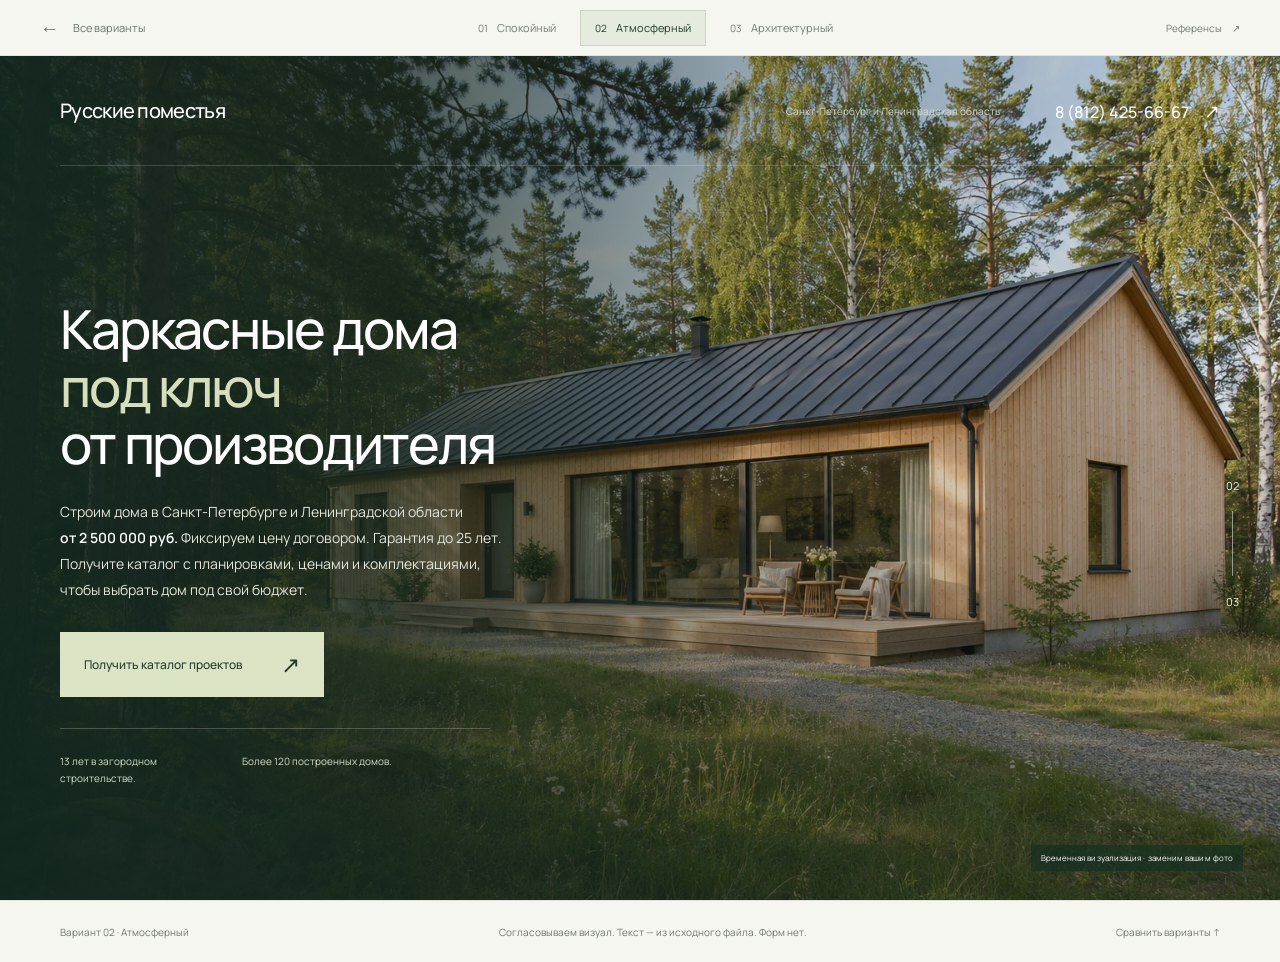
<file: site/variants/02.html>
<!doctype html><html lang="ru"><head><meta charset="utf-8"><meta name="viewport" content="width=device-width,initial-scale=1"><meta name="robots" content="noindex,nofollow"><meta name="theme-color" content="#f5f4ee"><title>02 · Атмосферный — Русские поместья</title><link rel="stylesheet" href="../assets/styles.css"><script src="../assets/review.js" defer></script></head><body class="concept theme-two"><a class="skip" href="#main">Перейти к первому экрану</a><div class="reviewbar"><a class="review-home" href="../index.html"><span aria-hidden="true">←</span> Все варианты</a><nav aria-label="Варианты первого экрана"><a href="01.html" aria-label="Вариант 01: Спокойный" ><span>01</span><span class="tab-name">Спокойный</span></a><a href="02.html" aria-label="Вариант 02: Атмосферный" aria-current=page><span>02</span><span class="tab-name">Атмосферный</span></a><a href="03.html" aria-label="Вариант 03: Архитектурный" ><span>03</span><span class="tab-name">Архитектурный</span></a></nav><a class="review-research" href="../research.html">Референсы <span aria-hidden="true">↗</span></a></div><div class="stage"><header class="site-header"><span class="company-name">Русские поместья</span><span class="header-region">Санкт-Петербург и Ленинградская область</span><a class="phone" href="tel:+78124256667">8 (812) 425-66-67 <span aria-hidden="true">↗</span></a></header><main id="main" class="hero hero-two"><div class="backdrop"><img class="house-image" src="../assets/house-concept.webp" width="1536" height="1024" alt="Временная визуализация каркасного дома; заменим фотографией Русских поместий" fetchpriority="high"></div><div class="copy"><h1>Каркасные дома <span class="title-accent">под ключ</span> от производителя</h1><p class="description">Строим дома в Санкт-Петербурге и Ленинградской области <strong>от 2 500 000 руб.</strong> Фиксируем цену договором. Гарантия до 25 лет. Получите каталог с планировками, ценами и комплектациями, чтобы выбрать дом под свой бюджет.</p><button type="button" class="cta" data-visual-cta>Получить каталог проектов<span aria-hidden="true">↗</span></button><div class="proof"><p>13 лет в загородном строительстве.</p><p>Более 120 построенных домов.</p></div></div><span class="image-credit">Временная визуализация · заменим вашим фото</span><span class="photo-index" aria-hidden="true">02 <i></i> 03</span></main></div><div class="preview-status" role="status" aria-live="polite"></div><footer class="concept-footer"><span>Вариант 02 · Атмосферный</span><span>Согласовываем визуал. Текст — из исходного файла. Форм нет.</span><a href="../index.html">Сравнить варианты ↑</a></footer></body></html>
</file>
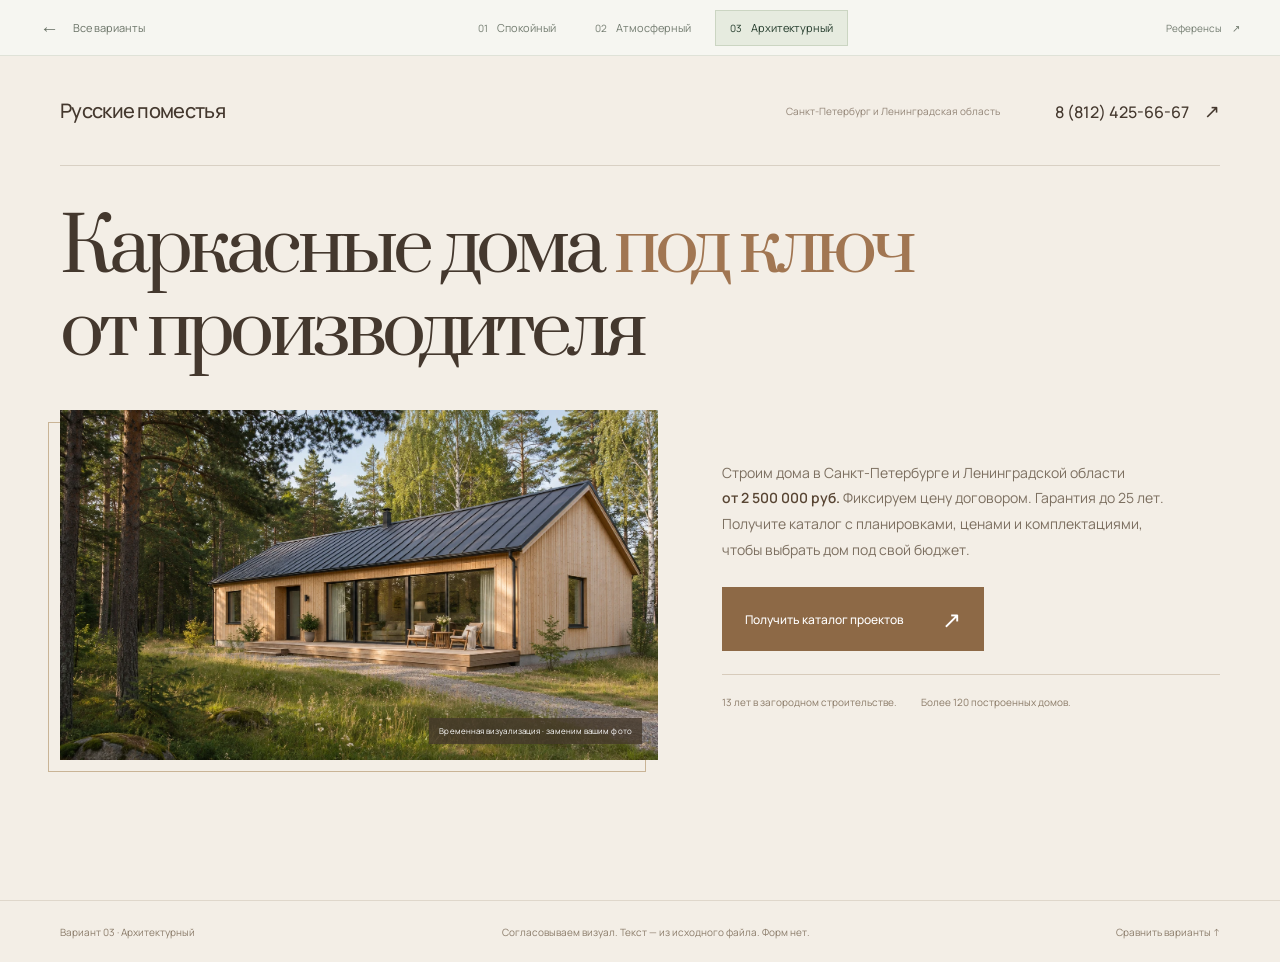
<file: site/variants/03.html>
<!doctype html><html lang="ru"><head><meta charset="utf-8"><meta name="viewport" content="width=device-width,initial-scale=1"><meta name="robots" content="noindex,nofollow"><meta name="theme-color" content="#f5f4ee"><title>03 · Архитектурный — Русские поместья</title><link rel="stylesheet" href="../assets/styles.css"><script src="../assets/review.js" defer></script></head><body class="concept theme-three"><a class="skip" href="#main">Перейти к первому экрану</a><div class="reviewbar"><a class="review-home" href="../index.html"><span aria-hidden="true">←</span> Все варианты</a><nav aria-label="Варианты первого экрана"><a href="01.html" aria-label="Вариант 01: Спокойный" ><span>01</span><span class="tab-name">Спокойный</span></a><a href="02.html" aria-label="Вариант 02: Атмосферный" ><span>02</span><span class="tab-name">Атмосферный</span></a><a href="03.html" aria-label="Вариант 03: Архитектурный" aria-current=page><span>03</span><span class="tab-name">Архитектурный</span></a></nav><a class="review-research" href="../research.html">Референсы <span aria-hidden="true">↗</span></a></div><div class="stage"><header class="site-header"><span class="company-name">Русские поместья</span><span class="header-region">Санкт-Петербург и Ленинградская область</span><a class="phone" href="tel:+78124256667">8 (812) 425-66-67 <span aria-hidden="true">↗</span></a></header><main id="main" class="hero hero-three"><h1>Каркасные дома <span class="title-accent">под ключ</span><span class="producer"> от производителя</span></h1><div class="editorial-grid"><figure class="hero-photo"><img class="house-image" src="../assets/house-concept.webp" width="1536" height="1024" alt="Временная визуализация каркасного дома; заменим фотографией Русских поместий" fetchpriority="high"><span class="image-credit">Временная визуализация · заменим вашим фото</span></figure><div class="copy"><p class="description">Строим дома в Санкт-Петербурге и Ленинградской области <strong>от 2 500 000 руб.</strong> Фиксируем цену договором. Гарантия до 25 лет. Получите каталог с планировками, ценами и комплектациями, чтобы выбрать дом под свой бюджет.</p><button type="button" class="cta" data-visual-cta>Получить каталог проектов<span aria-hidden="true">↗</span></button><div class="proof"><p>13 лет в загородном строительстве.</p><p>Более 120 построенных домов.</p></div></div></div></main></div><div class="preview-status" role="status" aria-live="polite"></div><footer class="concept-footer"><span>Вариант 03 · Архитектурный</span><span>Согласовываем визуал. Текст — из исходного файла. Форм нет.</span><a href="../index.html">Сравнить варианты ↑</a></footer></body></html>
</file>
<file: assets/cinema.css>
:root{--cream:#f1ebdf;--muted:#c7cdc6;--gold:#e7b766;--olive:#b6c29a;--charcoal:#0a0c0b}
*{box-sizing:border-box}html,body{margin:0;min-height:100%;background:var(--charcoal);color:#f1ebdf;font-family:Manrope,Arial,sans-serif}button{font:inherit}a{color:inherit;text-decoration:none}button{cursor:pointer}
.hero{min-height:100vh;min-height:100dvh;position:relative;overflow:hidden}
.site-header{height:94px;display:flex;align-items:center;justify-content:space-between;gap:22px;position:relative;z-index:8;max-width:1740px;margin:auto;padding:0 clamp(25px,4.4vw,80px)}
.brand{display:block;flex:none;width:245px;line-height:0}.brand img{width:100%;height:auto;max-height:64px;object-fit:contain;object-position:left center}
.site-nav{display:flex;gap:27px;align-items:center;font-size:13px;font-weight:600;color:#e2e4dc}.site-nav a{transition:opacity .2s}.site-nav a:hover{opacity:.68}
.site-contact{display:flex;align-items:center;gap:18px;white-space:nowrap;font-size:14px;font-weight:700}.phone{font-weight:800}.callback{border:1px solid rgba(255,255,255,.45);border-radius:7px;padding:11px 16px;font-size:12px;font-weight:700}
.display{font-size:clamp(40px,4.1vw,72px);line-height:1.06;letter-spacing:-.045em;font-weight:800;margin:0}
.lead{font-size:clamp(15px,1.3vw,19px);line-height:1.67;margin:0;color:#e6e8e1}
.cta{border:0;background:var(--gold);color:#181c15;display:inline-flex;align-items:center;justify-content:center;gap:24px;font-weight:800;padding:20px 26px;min-height:62px;border-radius:8px;font-size:15px;white-space:nowrap;box-shadow:0 12px 45px rgba(4,6,4,.16)}.cta:hover{filter:brightness(1.08)}.cta .arrow{font-size:24px;font-weight:400;line-height:1}
.proof{display:flex;gap:36px;align-items:flex-start}.proof__item{display:flex;gap:12px;align-items:flex-start}.proof__num{font-size:28px;line-height:1;font-weight:800;letter-spacing:-.035em}.proof__text{display:block;font-size:12px;color:#c3cac1;line-height:1.45;margin-top:6px}.proof__item svg{width:25px;height:25px;flex:none;stroke:var(--gold)}
.note{font-size:12px;line-height:1.6;color:#d4d7d0;max-width:238px}
/* A — cinematic: full-bleed image, left asymmetric type slab, proof along lower left */
.a{background:var(--charcoal)}.a__photo{position:absolute;inset:0;background-size:cover;background-position:65% 52%}.a__shade{position:absolute;inset:0;background:linear-gradient(90deg,#07100efa 0%,#07100eeb 24%,#07100ea9 42%,#07100e14 75%),linear-gradient(0deg,#06100dcf 0%,transparent 28%,transparent 76%,#08100a50)}
.a .site-header{border-bottom:1px solid #ffffff21}.a__inner{position:relative;z-index:3;max-width:1740px;padding:clamp(32px,5vh,70px) clamp(25px,4.4vw,80px) 24px;margin:auto;min-height:calc(100dvh - 94px);display:flex;flex-direction:column;justify-content:space-between}
.a__copy{max-width:645px}.a__eyebrow{font-size:12px;color:#d3aa65;font-weight:800;letter-spacing:.19em;margin-bottom:22px;text-transform:uppercase}.a .display{max-width:650px;margin-bottom:24px}.a .lead{max-width:590px}.a__action{display:flex;align-items:center;gap:22px;margin-top:32px}.a__bottom{display:flex;align-items:center;justify-content:space-between;gap:25px;border-top:1px solid #ffffff2e;padding-top:23px}.a .proof__num{font-size:27px}.a__scroll{font-size:11px;text-transform:uppercase;letter-spacing:.15em;color:#cad0c6}
/* The approved first screen is above. Shared controls and the second section follow. */
html{scroll-behavior:smooth;scrollbar-gutter:stable}body{overflow-x:hidden}button,a{-webkit-tap-highlight-color:transparent}button:focus-visible,a:focus-visible,[tabindex]:focus-visible{outline:2px solid var(--gold);outline-offset:5px}.skip-link{position:absolute;top:-100px;left:16px;padding:14px 18px;background:var(--gold);color:#101c15;z-index:30}.skip-link:focus{top:10px}.hero{isolation:isolate}.a__inner{gap:48px}.a__scroll{padding:10px 0}.works{background:var(--charcoal);padding:70px 0 46px;overflow:hidden}.works-container{max-width:1740px;margin:0 auto;padding:0 clamp(25px,4.4vw,80px)}.works-heading{display:flex;justify-content:space-between;align-items:flex-end;gap:40px;margin-bottom:38px}.gallery-controls{display:flex;align-items:center;gap:32px;flex-shrink:0;padding-bottom:3px}.gallery-count{display:flex;align-items:center;gap:10px;color:#aebbb1;font-size:14px;white-space:nowrap;font-variant-numeric:tabular-nums}.gallery-count [data-gallery-range]{color:var(--cream)}.count-divider{color:#53645a}.gallery-arrows{display:flex;gap:10px}.gallery-arrow{width:56px;height:56px;display:grid;place-items:center;border:1px solid #607268;border-radius:7px;background:#13231c;color:var(--cream);padding:0;transition:background .2s,color .2s,opacity .2s}.gallery-arrow[data-gallery-next],.gallery-arrow[data-video-next]{background:var(--gold);border-color:var(--gold);color:#18251b}.gallery-arrow:hover:not(:disabled){background:#edd0a0;color:#18251b;border-color:#edd0a0}.gallery-arrow:disabled{opacity:.28;cursor:default;background:transparent;color:var(--cream);border-color:#607268}.gallery-window{position:relative}.gallery-track{--visible-items:2;display:flex;gap:24px;list-style:none;padding:0;margin:0;overflow-x:auto;overflow-y:hidden;scroll-snap-type:x mandatory;overscroll-behavior-x:contain;scrollbar-width:none;touch-action:pan-x pan-y pinch-zoom;user-select:none;-webkit-user-select:none;cursor:grab}.gallery-track::-webkit-scrollbar,.viewer-track::-webkit-scrollbar,.viewer-thumbs::-webkit-scrollbar{display:none}.gallery-track.dragging,.viewer-track.dragging{scroll-snap-type:none;cursor:grabbing}.gallery-card{flex:0 0 calc((100% - 24px)/2);min-width:0;scroll-snap-align:start;scroll-snap-stop:always}.gallery-card figure{margin:0}.gallery-photo{display:block;width:100%;aspect-ratio:4/3;padding:0;position:relative;border:1px solid #ffffff14;border-radius:5px;overflow:hidden;background:#16271f;color:var(--cream);cursor:zoom-in}.gallery-photo>img{display:block;width:100%;height:100%;object-fit:contain;transition:transform .45s;pointer-events:none}.gallery-photo:hover>img{transform:scale(1.015)}.expand-photo{position:absolute;right:16px;bottom:16px;display:flex;align-items:center;gap:8px;border:1px solid #d3ddc34f;background:#0a1712d9;backdrop-filter:blur(8px);border-radius:5px;padding:10px 13px;color:#f0ebdf;font-size:11px;pointer-events:none}.gallery-card figcaption{display:flex;align-items:center;justify-content:space-between;gap:18px;padding:18px 0 0;color:#c7d0c5;font-size:13px;line-height:1.5}.photo-index{font-size:11px;color:#7d9286;font-variant-numeric:tabular-nums}.gallery-bottom{display:flex;align-items:center;gap:30px;margin-top:32px;padding-top:23px;border-top:1px solid #ffffff1c}.gallery-hint{margin:0;font-size:11px;line-height:1.5;color:#a5b4aa}.gallery-total{font-size:11px;color:#a5b4aa;white-space:nowrap}.gallery-progress{height:2px;flex:1;max-width:360px;min-width:50px;margin-left:auto;background:#ffffff1c;overflow:hidden}.gallery-progress>span{display:block;height:100%;background:#b99b62;width:15.4%;transition:width .15s}.touch-hint{display:none}.page-footer{background:var(--charcoal);display:flex;justify-content:space-between;gap:20px;padding:24px max(25px,calc((100vw - 1580px)/2));border-top:1px solid #ffffff12;font-size:11px;line-height:1.5;color:#80958a}.page-footer a:hover{color:#e7b766}.preview-notice{position:fixed;bottom:24px;left:50%;transform:translate(-50%,15px);opacity:0;pointer-events:none;z-index:50;width:max-content;max-width:calc(100vw - 32px);padding:16px 22px;border:1px solid #a58c5b7d;border-radius:7px;background:#16271ff5;box-shadow:0 12px 45px #0004;color:var(--cream);font-size:13px;line-height:1.6;transition:.2s}.preview-notice.visible{opacity:1;transform:translate(-50%,0)}
/* Full-screen photo viewer. Both strips use native horizontal scrolling on touch screens. */
.viewer{padding:0;margin:0;border:0;width:100%;max-width:none;height:100vh;height:100dvh;max-height:none;background:#07110f;color:var(--cream);overflow:hidden;overscroll-behavior:none}.viewer[open]{display:grid;grid-template-rows:76px minmax(0,1fr) 136px}.viewer::backdrop{background:#07110f}.viewer-header{display:flex;align-items:center;justify-content:space-between;gap:20px;padding:0 32px;border-bottom:1px solid #ffffff15}.viewer-count{display:flex;gap:9px;align-items:baseline;font-size:13px;color:#96a99b;font-variant-numeric:tabular-nums;min-width:120px}.viewer-count [data-viewer-number]{font-size:23px;font-weight:700;color:var(--cream)}.viewer-brand{font-size:12px;letter-spacing:.08em;color:#aebdad}.viewer-close{display:flex;gap:14px;align-items:center;justify-content:center;padding:11px 13px;border:1px solid #576d5f;border-radius:6px;background:transparent;color:var(--cream);font-size:12px;min-height:44px}.viewer-close:hover{background:#203428;border-color:#c5b486}.viewer-stage{position:relative;min-height:0;overflow:hidden}.viewer-track{display:flex;list-style:none;margin:0;padding:0;width:100%;height:100%;overflow-x:auto;overflow-y:hidden;scroll-snap-type:x mandatory;scrollbar-width:none;overscroll-behavior-x:contain;touch-action:pan-x pinch-zoom;user-select:none;-webkit-user-select:none;cursor:grab}.viewer-slide{flex:0 0 100%;width:100%;height:100%;min-width:0;min-height:0;padding:20px 100px 8px;display:flex;align-items:center;justify-content:center;scroll-snap-align:start;scroll-snap-stop:always}.viewer-slide img{display:block;width:auto;height:auto;max-width:100%;max-height:100%;object-fit:contain;pointer-events:none}.viewer-arrow{position:absolute;top:50%;transform:translateY(-50%);z-index:2;width:56px;height:64px;background:#16291fe8;border-color:#5b7563;color:#eee8dc}.viewer-arrow-prev{left:23px}.viewer-arrow-next{right:23px}.viewer-bottom{padding:0 32px 16px;min-width:0}.viewer-caption-row{display:flex;align-items:center;justify-content:space-between;gap:25px;min-height:43px;padding:0 0 12px}.viewer-caption{margin:0;font-size:13px;line-height:1.5;color:#e0e5d9}.viewer-hint{font-size:10px;color:#8da392;white-space:nowrap}.viewer-thumbs{display:flex;gap:9px;width:max-content;max-width:100%;overflow-x:auto;scrollbar-width:none;overscroll-behavior-x:contain;touch-action:pan-x pinch-zoom;margin:auto;padding:3px;scroll-padding:3px}.viewer-thumb{display:block;flex:0 0 84px;width:84px;aspect-ratio:4/3;padding:0;border:2px solid transparent;border-radius:3px;overflow:hidden;opacity:.42;background:#183022;transition:opacity .2s,border-color .2s}.viewer-thumb img{display:block;width:100%;height:100%;object-fit:contain;pointer-events:none}.viewer-thumb[aria-pressed=true]{opacity:1;border-color:var(--gold)}.viewer-thumb:hover{opacity:.85}.viewer-thumb:focus-visible{outline-offset:0}.viewer-open{overflow:hidden}
@media(max-width:1180px){.site-nav{display:none}.brand{width:216px}.site-contact{font-size:12px}.a .display{font-size:clamp(43px,5.4vw,65px)}.works{padding-top:58px}.works-heading{gap:25px}.gallery-controls{gap:20px}.gallery-track{gap:20px}.gallery-card{flex-basis:calc((100% - 20px)/2)}.gallery-count{font-size:12px}.gallery-arrow{width:50px;height:50px}.gallery-bottom{gap:20px}.viewer-arrow{width:54px;height:60px}}
@media(max-width:780px){.hero{min-height:0}.site-header{height:76px;padding:0 20px}.brand{width:175px}.site-contact .phone{display:none}.callback{font-size:11px;padding:10px}.display{font-size:clamp(37px,9.3vw,57px)!important;line-height:1.06!important}.lead{font-size:15px!important;line-height:1.6!important}.cta{min-height:59px;width:100%;font-size:14px;padding:16px 17px;gap:10px}.note{max-width:none}.proof__num{font-size:24px!important}.proof{gap:22px}.proof__item{gap:8px}.proof__item svg{width:19px;height:19px}.proof__text{font-size:11px}.a__photo{background-position:68% 45%}.a__shade{background:linear-gradient(180deg,#06100be9 0%,#07100cd9 30%,#09110ca3 58%,#06100de8 100%)}.a__inner{padding:42px 20px 24px;min-height:calc(100dvh - 76px);gap:55px}.a .display{margin-bottom:20px}.a__eyebrow{margin-bottom:13px}.a__action{flex-direction:column;align-items:stretch;gap:10px;margin-top:25px}.a__bottom{align-items:flex-start}.a__scroll{display:none}.works{padding:48px 0 33px}.works-container{padding:0 20px}.works-heading{display:block;margin-bottom:25px}.gallery-controls{justify-content:flex-end;margin-top:25px;padding:0}.gallery-count{font-size:13px}.gallery-track{--visible-items:1;gap:14px;overflow:visible;overflow-x:auto}.gallery-card{flex-basis:calc(100% - 26px)}.gallery-arrow{width:48px;height:48px}.gallery-arrows{gap:9px}.gallery-photo{border-radius:4px}.gallery-card figcaption{padding-top:13px;font-size:12px;gap:10px}.photo-index{font-size:10px}.expand-photo{right:11px;bottom:11px;padding:9px;background:#0b1913e6}.expand-photo>span{display:none}.gallery-bottom{gap:20px;margin-top:25px;padding-top:19px}.gallery-hint{font-size:11px}.gallery-total{font-size:10px}.gallery-progress{max-width:none;min-width:45px}.desktop-hint{display:none}.touch-hint{display:inline}.page-footer{padding:23px 20px;font-size:10px}.viewer[open]{grid-template-rows:67px minmax(0,1fr) 128px}.viewer-header{padding:0 17px;gap:10px}.viewer-count{min-width:0;font-size:12px}.viewer-count [data-viewer-number]{font-size:21px}.viewer-brand{font-size:9px;letter-spacing:.025em}.viewer-close{padding:10px;min-height:42px;gap:0}.viewer-close>span{display:none}.viewer-slide{padding:10px 0}.viewer-arrow{width:42px;height:48px;background:#13271ee6;border-color:#e4ecd763}.viewer-arrow-prev{left:9px}.viewer-arrow-next{right:9px}.viewer-arrow svg{width:21px;height:21px}.viewer-bottom{padding:0 16px 14px}.viewer-caption-row{min-height:46px;padding-bottom:10px;gap:10px}.viewer-caption{font-size:11px;max-width:220px}.viewer-hint{font-size:9px}.viewer-thumbs{gap:7px;width:100%;margin:0}.viewer-thumb{flex-basis:74px;width:74px}.preview-notice{font-size:12px;padding:14px 18px}}
@media(max-width:380px){.a__inner{gap:30px}.display{font-size:36px!important}.site-contact{gap:0}.gallery-bottom{gap:12px}.gallery-hint{font-size:10px}.gallery-total{font-size:9px}.viewer-brand{display:none}}
@media(prefers-reduced-motion:reduce){html{scroll-behavior:auto}*,*::before,*::after{transition:none!important;animation:none!important}}
.viewer-arrow-next{background:var(--gold);border-color:var(--gold);color:#18251b}.proof__num{white-space:nowrap}
@media(max-width:780px){html{scrollbar-gutter:auto}}

/* Fade the photograph into the exact surface used by the next section. */
.a::after{content:"";position:absolute;left:0;right:0;bottom:0;height:clamp(180px,26vh,280px);background:linear-gradient(180deg,rgba(10,12,11,0) 0%,rgba(10,12,11,.12) 25%,rgba(10,12,11,.58) 58%,rgba(10,12,11,.94) 84%,var(--charcoal) 100%);pointer-events:none;z-index:2}
@media(max-width:780px){.a::after{height:clamp(150px,23svh,220px)}}
/* Mortgage: a short financing offer in the established cinematic palette. */
.mortgage{padding:30px 0 65px;background:var(--charcoal);color:var(--cream)}.mortgage-container{max-width:1740px;margin:0 auto;padding:0 clamp(25px,4.4vw,80px)}.mortgage h2{margin-bottom:32px}.mortgage-panel{display:grid;grid-template-columns:minmax(0,1fr) minmax(0,1fr) minmax(0,1.12fr);border-top:1px solid #c4a56580;padding:32px 0 0;align-items:stretch}.mortgage-panel>div{min-width:0;display:flex;flex-direction:column;justify-content:center}.mortgage-offer{padding-right:clamp(24px,3vw,52px)}.mortgage-rate{display:flex;align-items:baseline;gap:14px;margin:0;color:var(--gold);white-space:nowrap}.rate-from{font-size:26px;font-weight:500}.mortgage-rate strong{font-size:clamp(94px,8.1vw,132px);line-height:1;letter-spacing:-.07em;font-weight:800}.rate-percent{font-size:.72em;letter-spacing:-.05em}.rate-period{font-size:14px;font-weight:500;color:var(--muted);letter-spacing:0}.mortgage-benefits{gap:24px;border-left:1px solid #c4a56540;padding:12px clamp(24px,3vw,52px)}.mortgage-benefits p{display:flex;align-items:flex-start;gap:12px;font-size:15px;line-height:1.6;font-weight:600;margin:0}.mortgage-benefits svg{flex-shrink:0;color:var(--gold);margin-top:3px}.mortgage-details{gap:24px;align-items:flex-start;border-left:1px solid #c4a56540;padding:12px 0 12px clamp(24px,3vw,52px)}.mortgage-description{font-size:15px;line-height:1.7;color:var(--muted);margin:0}.mortgage-cta{width:100%;max-width:320px;min-width:0;min-height:58px;padding:18px 24px;font-size:14px;box-shadow:none;justify-content:space-between}.mortgage-note{font-size:11px;line-height:1.7;color:#8b978e;margin:25px 0 0}
@media(max-width:1180px){.mortgage-rate{gap:10px;flex-wrap:wrap;row-gap:9px}.rate-from{font-size:23px}.rate-period{flex-basis:100%;font-size:13px}.mortgage-benefits p{font-size:14px}.mortgage-description{font-size:14px}.mortgage-description br{display:none}.mortgage-cta{padding:17px 20px;font-size:13px;gap:16px}}
@media(max-width:780px){.mortgage{padding:24px 0 42px}.mortgage h2{margin-bottom:24px}.mortgage-panel{grid-template-columns:1fr;padding-top:24px}.mortgage-offer{padding:0 0 24px}.mortgage-rate{flex-wrap:nowrap;gap:13px}.mortgage-rate strong{font-size:104px}.rate-from{font-size:24px}.rate-period{flex-basis:auto;font-size:13px}.mortgage-benefits{border-left:0;border-top:1px solid #c4a56540;padding:24px 0;gap:20px}.mortgage-benefits p{font-size:15px}.mortgage-details{border-left:0;border-top:1px solid #c4a56540;padding:24px 0 0;gap:20px}.mortgage-description{font-size:15px;max-width:350px}.mortgage-cta{max-width:390px;font-size:14px}.mortgage-note{margin-top:22px;font-size:10px}}
@media(max-width:380px){.mortgage-rate strong{font-size:96px}.mortgage-rate{gap:11px}.rate-from{font-size:22px}.rate-period{font-size:12px}}
/* Remaining sections continue the same near-black surface, warm type and gold accents. */
.content-section{background:var(--charcoal);color:var(--cream);padding:84px 0}.section-container{max-width:1740px;margin:0 auto;padding:0 clamp(25px,4.4vw,80px)}.section-intro{display:grid;grid-template-columns:1.2fr 1fr;align-items:end;gap:65px;margin-bottom:42px}.section-intro h2{max-width:780px}.section-intro>p{font-size:16px;line-height:1.75;color:#bfc8bd;margin:0;max-width:550px}.projects{padding-top:52px}.projects-layout{display:grid;grid-template-columns:1.1fr 1fr;gap:62px;align-items:stretch}.project-visual{margin:0;min-width:0;min-height:450px;border-radius:5px;overflow:hidden;background:#17231c;position:relative}.project-visual img{width:100%;height:100%;position:absolute;inset:0;object-fit:cover;object-position:50% 54%}.project-options{display:flex;flex-direction:column;justify-content:center;gap:30px;padding:6px 0}.project-option{padding-top:20px;border-top:1px solid #d6b26b44}.project-option h3{font-size:25px;line-height:1.25;letter-spacing:-.025em;margin:0 0 13px;font-weight:700}.project-option p{font-size:15px;line-height:1.8;color:#c0c9bf;margin:0;max-width:580px}.project-catalogue{margin-top:0}.project-catalogue>p{font-size:13px;line-height:1.7;color:#9baea0;margin:0 0 22px;max-width:470px}.project-catalogue .cta{font-size:14px;padding:18px 25px;min-height:58px;box-shadow:none}.tech{padding-top:64px}.packages-grid{display:grid;grid-template-columns:1fr 1fr;gap:25px}.package-card{border:1px solid #6e7b654a;border-radius:6px;padding:34px 38px 32px;background:#dce5c702;display:flex;flex-direction:column;gap:21px}.package-complete{border-color:#d4ad654d;background:#e7b76606}.package-card h3{font-size:29px;line-height:1.2;letter-spacing:-.035em;margin:0;min-height:70px;max-width:420px;font-weight:700}.package-card h3::after{content:'';display:block;width:42px;height:2px;background:#d8b168;margin-top:20px}.package-composition{font-size:16px;line-height:1.8;color:#d7ddd0;margin:0}.package-for{font-size:14px;line-height:1.8;color:#9eafa2;margin:auto 0 0;padding-top:3px}.materials-layout{display:grid;grid-template-columns:1fr 1.6fr;gap:60px;padding:35px 0 0;border-top:1px solid #ffffff18;margin-top:35px}.materials-layout h3{font-size:23px;line-height:1.3;letter-spacing:-.025em;max-width:240px;font-weight:700;margin:0}.materials-layout p{font-size:15px;line-height:1.8;color:#c0cabe;margin:0}.materials-layout .material-note{font-size:13px;line-height:1.8;color:#96aa9b;margin-top:17px}.stages{padding-top:50px}.stages h2{max-width:750px}.stages-list{display:grid;grid-template-columns:repeat(4,minmax(0,1fr));gap:34px;padding:0;margin:46px 0 0;list-style:none}.stages-list li{min-width:0;border-top:1px solid #b79b5f57;padding-top:25px}.stage-number{display:flex;align-items:center;justify-content:center;width:45px;height:45px;border:1px solid #b79b5f57;border-radius:6px;color:var(--gold);font-size:16px;font-weight:600;letter-spacing:.02em;margin-bottom:25px}.stages-list h3{font-size:22px;line-height:1.3;letter-spacing:-.02em;min-height:86px;margin:0 0 18px;font-weight:700}.stages-list p{font-size:14px;line-height:1.8;color:#b6c2b5;margin:0}.reviews{padding-top:65px}.reviews .works-heading h2{max-width:760px}.video-track{scroll-snap-type:x mandatory}.video-poster{position:relative;display:block;width:100%;aspect-ratio:16/9;padding:0;border:1px solid #ffffff1a;border-radius:5px;overflow:hidden;background:#142219;color:var(--cream);cursor:pointer}.video-poster>img{width:100%;height:100%;object-fit:cover;filter:brightness(.6);display:block;pointer-events:none;transition:filter .3s}.video-poster:hover>img{filter:brightness(.75)}.video-play{display:grid;place-items:center;position:absolute;top:50%;left:50%;transform:translate(-50%,-50%);width:66px;height:66px;border:1px solid #e7b766b3;border-radius:50%;background:#111c15c2;color:var(--gold);pointer-events:none}.video-play svg{margin-left:2px}.video-soon{position:absolute;top:16px;left:17px;color:#f1ebdf;font-size:10px;line-height:1.4;letter-spacing:.035em;padding:7px 10px;border:1px solid #c8d1b74a;border-radius:4px;background:#0d1913d9;pointer-events:none}.video-soon[hidden]{display:none}.video-gallery-bottom{display:flex;justify-content:flex-end;border-top:1px solid #ffffff1c;padding-top:23px;margin-top:32px}.video-progress{height:2px;width:360px;max-width:100%;background:#ffffff1c;overflow:hidden}.video-progress>span{display:block;height:100%;width:50%;background:#b99b62;transition:width .15s}.catalogue{padding:80px 0 90px}.catalogue-layout{display:grid;grid-template-columns:1fr 1fr;gap:70px;align-items:center}.catalogue-copy h2{max-width:620px}.catalogue-copy>p{font-size:17px;line-height:1.8;max-width:550px;color:#bec8bd;margin:26px 0 30px}.catalogue-copy .cta{font-size:14px;min-width:310px;min-height:62px;box-shadow:none}.catalogue-art{min-height:450px;display:flex;align-items:center;justify-content:center;position:relative}.catalogue-book{width:300px;background:#f2eee3;color:#222b22;transform:rotate(-7deg);box-shadow:5px 5px 0 #d6d0c0,8px 8px 0 #a9a694,0 22px 48px #0008;position:relative;padding:24px 22px 20px;border-radius:1px;isolation:isolate}.catalogue-brand{width:206px;height:auto;display:block;background:#fff;margin-bottom:24px;padding:5px}.book-title{font-size:34px;line-height:1.05;letter-spacing:-.045em;font-weight:800;margin:0 0 25px}.book-photo{height:158px;margin:0 -22px 18px;overflow:hidden}.book-photo img{display:block;width:100%;height:100%;object-fit:cover;object-position:50% 60%}.book-caption{font-size:9px;line-height:1.5;letter-spacing:.01em;color:#56614f}.contacts{padding:74px 0 65px;border-top:1px solid #ffffff1a}.contacts h2{max-width:900px}.contacts-grid{display:grid;grid-template-columns:1.25fr 1fr .85fr;gap:65px;margin-top:45px}.contact-item{border-top:1px solid #d6b26b44;padding-top:23px;min-width:0}.contact-item h3{font-size:11px;line-height:1.5;font-weight:600;letter-spacing:.13em;text-transform:uppercase;color:var(--gold);margin:0 0 20px}.contact-phone{display:block;width:max-content;max-width:100%;font-size:clamp(22px,2vw,32px);line-height:1.2;letter-spacing:-.045em;font-weight:700;white-space:nowrap}.contact-email{display:block;width:max-content;font-size:16px;line-height:1.5;color:#c0c9bc;margin-top:18px}.contact-item address,.contact-item>p{font-size:16px;line-height:1.9;color:#c6cfc0;font-style:normal;margin:0}.contact-phone:hover,.contact-email:hover{color:var(--gold)}.site-footer{background:var(--charcoal);border-top:1px solid #ffffff12;padding:27px 0;color:#8fa291}.footer-inner{display:flex;align-items:center;gap:45px}.footer-brand{display:block;line-height:0;flex-shrink:0}.footer-brand img{display:block;width:208px;height:auto}.footer-inner>span{font-size:10px;line-height:1.8}.back-top{margin-left:auto;display:flex;align-items:center;gap:16px;font-size:11px}.back-top>span{font-size:22px}.back-top:hover{color:var(--gold)}.video-viewer{margin:auto;border:1px solid #65583c;padding:0;background:#090e0b;color:var(--cream);width:min(1100px,calc(100vw - 40px));max-width:none;max-height:calc(100dvh - 30px);overflow:auto;border-radius:6px}.video-viewer::backdrop{background:#020604ed}.video-viewer-header{display:flex;justify-content:space-between;align-items:center;gap:20px;padding:15px 18px}.video-viewer-title{font-size:14px;line-height:1.5;margin:0}.video-player{aspect-ratio:16/9;background:#000;line-height:0;max-height:calc(100dvh - 110px)}.video-player iframe{width:100%;height:100%;border:0;display:block}
@media(max-width:1180px){.section-intro{gap:40px}.projects-layout{gap:40px}.project-visual{min-height:470px}.project-option h3{font-size:23px}.project-option p{font-size:14px}.package-card{padding:30px}.package-card h3{font-size:26px;min-height:80px}.package-composition{font-size:15px}.materials-layout{gap:40px}.stages-list{gap:25px}.stages-list h3{font-size:20px;min-height:104px}.stages-list p{font-size:13px}.catalogue-layout{gap:40px}.contacts-grid{gap:35px}.contact-item address,.contact-item>p{font-size:14px}.contact-email{font-size:14px}.catalogue-book{width:280px}.catalogue-brand{width:195px}.book-title{font-size:32px}}
@media(max-width:900px){.section-intro{grid-template-columns:1fr;gap:23px}.section-intro>p{max-width:680px}.projects-layout{grid-template-columns:1fr 1fr;gap:30px}.project-visual{min-height:500px}.project-options{gap:23px}.project-option h3{font-size:21px}.project-option p{font-size:13px;line-height:1.8}.project-catalogue>p{font-size:12px}.project-catalogue .cta{font-size:12px;padding:17px;gap:13px}.materials-layout{grid-template-columns:.85fr 1.4fr;gap:35px}.stages-list{grid-template-columns:1fr 1fr;row-gap:35px}.stages-list h3{font-size:23px;min-height:58px;max-width:300px}.stages-list p{font-size:14px}.catalogue-copy>p{font-size:15px}.catalogue-copy .cta{min-width:0;font-size:13px;padding:18px 20px;gap:15px}.catalogue-art{min-height:420px}.catalogue-book{width:250px;padding:22px 18px 18px}.catalogue-brand{width:180px}.book-title{font-size:30px}.book-photo{margin-left:-18px;margin-right:-18px;height:145px}.book-caption{font-size:8px}.contacts-grid{grid-template-columns:1fr 1fr;gap:30px 40px}.contact-direct{grid-column:1 / 3}.contact-phone{font-size:29px}.contact-email{font-size:16px}.contact-item address,.contact-item>p{font-size:16px}.footer-inner{gap:25px}.footer-brand img{width:180px}}
@media(max-width:780px){.content-section{padding:52px 0}.section-container{padding:0 20px}.section-intro{gap:20px;margin-bottom:30px}.section-intro>p{font-size:14px;line-height:1.75}.projects{padding-top:40px}.projects-layout{grid-template-columns:1fr;gap:30px}.project-visual{min-height:0;aspect-ratio:4/3}.project-visual img{object-fit:contain}.project-options{padding:0;gap:27px}.project-option{padding-top:18px}.project-option h3{font-size:23px;margin-bottom:12px}.project-option p{font-size:14px}.project-catalogue>p{font-size:13px;margin-bottom:20px;max-width:390px}.project-catalogue .cta{font-size:13px;width:100%;min-height:58px;padding:17px 20px}.tech{padding-top:40px}.packages-grid{grid-template-columns:1fr;gap:18px}.package-card{padding:26px}.package-card h3{font-size:26px;min-height:0;max-width:360px}.package-card h3::after{margin-top:18px}.package-card{gap:21px}.package-composition{font-size:14px;line-height:1.8}.package-for{font-size:13px;line-height:1.75;margin:0}.materials-layout{grid-template-columns:1fr;gap:20px;padding-top:25px;margin-top:27px}.materials-layout h3{font-size:23px;max-width:300px}.materials-layout p{font-size:14px;line-height:1.8}.materials-layout .material-note{font-size:12px;line-height:1.8;margin-top:17px}.stages{padding-top:40px}.stages-list{gap:25px;margin-top:30px}.stages-list h3{font-size:21px;min-height:0;margin-bottom:12px}.stages-list p{font-size:13px;line-height:1.8}.stage-number{margin-bottom:20px}.reviews{padding-top:40px}.reviews .works-heading h2{max-width:400px}.video-poster{border-radius:4px}.video-play{width:52px;height:52px}.video-play svg{width:22px;height:22px}.video-soon{top:11px;left:11px;font-size:9px;padding:6px 8px}.video-gallery-bottom{margin-top:25px;padding-top:19px}.video-progress{width:100%}.catalogue{padding-top:38px;padding-bottom:58px}.catalogue-layout{grid-template-columns:1fr;gap:30px}.catalogue-copy h2{max-width:470px}.catalogue-copy>p{font-size:14px;line-height:1.8;margin:21px 0 25px;max-width:500px}.catalogue-copy .cta{font-size:13px;width:100%;min-height:58px}.catalogue-art{min-height:405px;margin:5px 0 0}.catalogue-book{width:265px;padding:22px 20px 19px}.catalogue-brand{width:190px;margin-bottom:22px}.book-title{font-size:32px;margin-bottom:23px}.book-photo{margin:0 -20px 17px;height:148px}.book-caption{font-size:8px}.contacts{padding-top:40px;padding-bottom:43px}.contacts-grid{margin-top:30px;gap:28px}.contact-item{padding-top:19px}.contact-item h3{font-size:10px;letter-spacing:.1em;margin-bottom:15px}.contact-phone{font-size:28px}.contact-email{font-size:16px;margin-top:14px}.contact-item address,.contact-item>p{font-size:14px;line-height:1.85}.site-footer{padding:24px 0}.footer-inner{gap:20px;flex-wrap:wrap}.footer-brand img{width:184px}.footer-inner>span{order:3;flex:0 0 100%;font-size:9px;line-height:1.8}.back-top{font-size:10px;gap:13px}.back-top>span{font-size:20px}.video-viewer{width:calc(100vw - 20px)}.video-viewer-header{padding:12px}.video-viewer-title{font-size:12px}.video-player{max-height:calc(100dvh - 100px)}}
@media(max-width:600px){.stages-list{display:flex;flex-direction:column;gap:0;margin-top:30px}.stages-list li{display:grid;grid-template-columns:43px 1fr;gap:20px;padding:0 0 29px;border-top:0;position:relative}.stages-list li:not(:last-child)::after{content:'';position:absolute;top:49px;bottom:6px;left:21px;width:1px;background:#d6b26b33}.stage-number{width:43px;height:43px;margin:0;flex-shrink:0;font-size:14px}.stages-list h3{font-size:21px;line-height:1.3;margin-top:2px;max-width:none}.stages-list p{font-size:13px;line-height:1.8}.stages-list li:last-child{padding-bottom:0}.contacts-grid{grid-template-columns:1fr;gap:27px}.contact-direct{grid-column:auto}.contact-phone{font-size:29px}.contact-item address br{display:none}.contact-item address{max-width:320px}.contact-item>p{font-size:14px}.catalogue-book{transform:rotate(-5deg)}}
/* Open comparison of two degrees of readiness, with conditional schematic views. */
.readiness{padding-top:64px}.readiness-heading{display:grid;grid-template-columns:1.5fr 1fr;align-items:end;gap:65px;margin-bottom:32px}.readiness-eyebrow{font-size:10px;line-height:1.5;letter-spacing:.16em;text-transform:uppercase;color:var(--gold);margin:0 0 13px;font-weight:600}.readiness h2{max-width:760px}.readiness-intro{font-size:15px;line-height:1.7;color:#b5c0b3;max-width:360px;margin:0 0 2px}.readiness-base{display:grid;grid-template-columns:185px 1fr;gap:45px;align-items:center;padding:22px 0;border-top:1px solid #d3ba8040;border-bottom:1px solid #ffffff14}.readiness-base>p{font-size:12px;line-height:1.65;color:#96a696;margin:0}.readiness-base ul{display:flex;justify-content:space-between;gap:18px 28px;list-style:none;padding:0;margin:0}.readiness-base li{font-size:14px;line-height:1.5;color:#d4dccd;display:flex;align-items:center;gap:10px}.readiness-base li::before{content:'';display:block;width:4px;height:4px;border-radius:50%;background:#c5a767;flex-shrink:0}.readiness-comparison{display:grid;grid-template-columns:1fr 1fr;gap:76px;margin-top:30px}.readiness-option{min-width:0}.readiness-option h3{font-size:27px;line-height:1.3;letter-spacing:-.025em;font-weight:600;margin:0;min-height:36px}.readiness-visual{margin:9px 0 4px}.readiness-visual img{display:block;width:100%;height:285px;object-fit:contain}.readiness-outcome{padding-top:20px;border-top:1px solid #ffffff18}.readiness-label{font-size:10px;line-height:1.5;letter-spacing:.11em;text-transform:uppercase;color:#93a391;margin:0 0 9px}.readiness-answer{font-size:24px;line-height:1.3;font-weight:500;letter-spacing:-.025em;color:#eee9dd;margin:0 0 13px}.readiness-finished .readiness-answer{color:var(--gold)}.readiness-explanation{font-size:14px;line-height:1.8;color:#b8c4b4;margin:0;max-width:570px}.readiness-materials{display:grid;grid-template-columns:repeat(3,1fr);gap:40px;border-top:1px solid #ffffff18;padding-top:27px;margin:34px 0 0}.readiness-materials dt{font-size:11px;line-height:1.5;color:#c6aa6e;letter-spacing:.07em;margin-bottom:11px}.readiness-materials dd{font-size:16px;line-height:1.65;color:#d8dfcf;margin:0}.readiness-details{margin-top:28px;border-bottom:1px solid #ffffff15;padding-bottom:18px}.readiness-details summary{display:flex;align-items:center;gap:16px;width:max-content;max-width:100%;font-size:12px;line-height:1.7;color:#a4b29d;cursor:pointer;list-style:none}.readiness-details summary::-webkit-details-marker{display:none}.readiness-details summary svg{color:#bea16a;transition:transform .2s}.readiness-details[open] summary svg{transform:rotate(180deg)}.readiness-details summary:hover{color:var(--gold)}.readiness-details summary:focus-visible{outline:2px solid var(--gold);outline-offset:5px}.readiness-details>div{max-width:850px;padding-top:20px}.readiness-details>div>p{font-size:14px;line-height:1.8;color:#aebbab;margin:0}.readiness-details>div>p+p{margin-top:14px}
@media(max-width:1180px){.readiness-heading{gap:40px}.readiness-base{grid-template-columns:155px 1fr;gap:28px}.readiness-base ul{flex-wrap:wrap;justify-content:flex-start;gap:12px 24px}.readiness-base li{font-size:13px}.readiness-comparison{gap:48px}.readiness-option h3{font-size:24px;min-height:63px}.readiness-visual{margin-top:0}.readiness-visual img{height:265px}.readiness-answer{font-size:22px}.readiness-materials{gap:30px}.readiness-materials dd{font-size:15px}}
@media(max-width:780px){.readiness{padding-top:40px}.readiness-heading{grid-template-columns:1fr;gap:18px;margin-bottom:25px}.readiness-eyebrow{font-size:9px;letter-spacing:.13em;margin-bottom:12px}.readiness h2{max-width:520px}.readiness-intro{font-size:13px;line-height:1.7;max-width:400px}.readiness-base{grid-template-columns:1fr;gap:17px;padding:19px 0}.readiness-base>p{font-size:11px}.readiness-base>p br{display:none}.readiness-base ul{display:grid;grid-template-columns:1fr 1fr;gap:13px 18px}.readiness-base li{font-size:12px;gap:8px;align-items:baseline}.readiness-base li::before{transform:translateY(-2px)}.readiness-comparison{grid-template-columns:1fr;gap:34px;margin-top:25px}.readiness-option h3{font-size:24px;min-height:0;max-width:440px}.readiness-visual{margin:8px 0 3px}.readiness-visual img{height:250px}.readiness-outcome{padding-top:18px}.readiness-label{font-size:9px;letter-spacing:.09em;margin-bottom:8px}.readiness-answer{font-size:23px;margin-bottom:11px}.readiness-explanation{font-size:13px;line-height:1.8;max-width:460px}.readiness-materials{grid-template-columns:1fr;gap:21px;padding-top:23px;margin-top:28px}.readiness-materials>div{display:grid;grid-template-columns:95px 1fr;gap:20px;align-items:start}.readiness-materials dt{font-size:11px;line-height:1.7;margin:0}.readiness-materials dd{font-size:14px;line-height:1.7}.readiness-materials dd br{display:none}.readiness-details{margin-top:24px;padding-bottom:14px}.readiness-details summary{font-size:11px}.readiness-details>div>p{font-size:13px;line-height:1.8}}
@media(max-width:380px){.readiness-base ul{gap:13px 14px}.readiness-base li{font-size:11px}.readiness-option h3{font-size:23px}.readiness-visual img{height:230px}.readiness-answer{font-size:21px}.readiness-materials>div{grid-template-columns:80px 1fr;gap:18px}}
/* The comparison follows the landing grid; the two descriptions flank one fixed scene. */
.finish-section{padding:64px 0 70px}.finish-section .section-container{max-width:1740px}.finish-heading{margin-bottom:32px}.finish-heading .readiness-eyebrow{margin-bottom:13px}.finish-heading h2{max-width:1100px}.finish-layout{display:grid;grid-template-columns:minmax(0,1fr) minmax(0,2.8fr) minmax(0,1fr);gap:clamp(26px,2.2vw,40px);align-items:center}.finish-figure{margin:0;min-width:0}.finish-copy{min-width:0;max-width:320px}.finish-copy::before{content:"";display:block;width:38px;height:1px;background:#cfac6b;margin-bottom:21px}.finish-copy h3{font-size:clamp(20px,1.45vw,25px);line-height:1.35;letter-spacing:-.025em;font-weight:600;color:var(--cream);margin:0 0 17px}.finish-copy p{font-size:14px;line-height:1.8;color:#c0c9bd;margin:0}.finish-copy .finish-copy-note{font-size:13px;line-height:1.75;color:#99aa9c;margin-top:17px}.finish-section .readiness-details{margin-top:28px;padding-bottom:18px}.finish-section .readiness-details>div{max-width:900px}
.finish-comparison{position:relative;width:100%;aspect-ratio:1672/941;overflow:hidden;border-radius:5px;background:#101711;touch-action:pan-y;cursor:ew-resize;user-select:none;-webkit-user-select:none;isolation:isolate}.finish-photo{position:absolute;inset:0;width:100%;height:100%;object-fit:cover;object-position:center;display:block;pointer-events:none}.finish-before{position:absolute;inset:0;clip-path:inset(0 calc(100% - var(--reveal)) 0 0);pointer-events:none}.finish-range{position:absolute;inset:0;width:100%;height:100%;margin:0;opacity:0;pointer-events:none;z-index:2}.finish-state{position:absolute;top:21px;padding:10px 14px;border:1px solid #e9e5d247;border-radius:4px;background:#0b1512dc;backdrop-filter:blur(5px);color:#f1ebdf;font-size:12px;line-height:1.4;font-weight:500;pointer-events:none;z-index:3}.finish-state-before{left:22px}.finish-state-after{right:22px}.finish-handle{position:absolute;top:0;bottom:0;left:var(--reveal);width:2px;transform:translateX(-50%);background:#d6b574;box-shadow:0 0 0 1px #1b201a33;pointer-events:none;z-index:4}.finish-knob{position:absolute;top:50%;left:50%;transform:translate(-50%,-50%);display:grid;place-items:center;width:57px;height:57px;border-radius:50%;border:1px solid #eed4a3;background:#d6b574;color:#152016;box-shadow:0 2px 16px #0003;transition:box-shadow .2s}.finish-comparison:hover .finish-knob{box-shadow:0 0 0 6px #d6b5741c,0 3px 18px #0004}.finish-range:focus-visible~.finish-handle .finish-knob{outline:2px solid #fff4d7;outline-offset:5px}.finish-comparison.is-dragging .finish-knob{box-shadow:0 0 0 8px #d6b57424,0 3px 18px #0005}
@media(max-width:1180px){.finish-copy h3{font-size:20px}.finish-copy p{font-size:13px}.finish-copy .finish-copy-note{font-size:12px}.finish-state{font-size:10px;top:15px;padding:8px 10px}.finish-state-before{left:15px}.finish-state-after{right:15px}.finish-knob{width:49px;height:49px}}
@media(max-width:1000px){.finish-layout{grid-template-columns:1fr 1fr;gap:27px 40px;align-items:start}.finish-figure{grid-column:1/-1;grid-row:1;width:min(100%,780px);justify-self:center}.finish-copy-before{grid-column:1;grid-row:2}.finish-copy-after{grid-column:2;grid-row:2}.finish-copy{max-width:none}.finish-copy::before{margin-bottom:16px}.finish-copy h3{margin-bottom:11px}.finish-copy .finish-copy-note{margin-top:11px}}
@media(max-width:780px){.finish-section{padding:40px 0}.finish-heading{margin-bottom:24px}.finish-heading .readiness-eyebrow{margin-bottom:10px}.finish-heading h2{max-width:600px}.finish-layout{gap:21px 24px}.finish-comparison{aspect-ratio:16/10;border-radius:4px}.finish-state{top:12px;padding:7px 9px;font-size:10px;line-height:1.4}.finish-state-before{left:11px}.finish-state-after{right:11px}.finish-knob{width:45px;height:45px}.finish-knob svg{width:24px;height:21px}.finish-copy::before{width:28px;margin-bottom:12px}.finish-copy h3{font-size:16px;line-height:1.4;margin-bottom:10px}.finish-copy p{font-size:12px;line-height:1.7}.finish-copy .finish-copy-note{font-size:12px;line-height:1.7;margin-top:10px}.finish-section .readiness-details{margin-top:23px;padding-bottom:14px}}
@media(max-width:380px){.finish-state{font-size:9px;padding:7px 8px}.finish-layout{column-gap:18px}.finish-copy h3{font-size:15px}}

/* Two editorial rows connect completed homes with the visitor's way of living. */
.living{padding:56px 0 60px}.living-heading{margin-bottom:32px}.living-eyebrow{font-size:10px;line-height:1.5;letter-spacing:.16em;text-transform:uppercase;color:var(--gold);margin:0 0 13px;font-weight:600}.living-heading h2{max-width:1420px}.living-row{display:grid;grid-template-columns:minmax(0,1fr) minmax(0,1fr) minmax(0,1.12fr);gap:clamp(28px,3vw,52px);align-items:center;border-top:1px solid #c4a56580;padding:26px 0}.living-row h3{margin:0;font-size:clamp(28px,2.6vw,40px);line-height:1.15;letter-spacing:-.03em;font-weight:600;color:var(--cream)}.living-row h3 span{display:block}.living-copy{margin:0;font-size:clamp(16px,1.25vw,20px);line-height:1.7;color:#d0d3c8;max-width:470px}.living-photo{min-width:0;margin:0;overflow:hidden;border-radius:5px;background:#121711}.living-photo img{display:block;width:100%;height:auto;aspect-ratio:2/1;object-fit:contain}.living-footer{display:flex;align-items:center;justify-content:space-between;gap:32px;border-top:1px solid #c4a56580;padding-top:26px}.living-footer>p{margin:0;font-size:clamp(14px,1.05vw,17px);line-height:1.7;color:#c5cdbf;max-width:780px}.living-footer .cta{width:auto;flex-shrink:0;min-height:58px;padding:18px 26px;font-size:14px;gap:28px;box-shadow:none}
@media(max-height:820px) and (min-width:1001px){.living{padding:36px 0 40px}.living-heading{margin-bottom:22px}.living-row{padding:18px 0}.living-footer{padding-top:22px}}
@media(max-width:1000px){.living{padding:48px 0}.living-heading{margin-bottom:27px}.living-row{grid-template-columns:minmax(0,1fr) minmax(0,1fr);grid-template-areas:"title image" "copy image";align-items:start;column-gap:36px;row-gap:15px;padding:25px 0}.living-row h3{grid-area:title;font-size:clamp(26px,3.2vw,30px)}.living-copy{grid-area:copy;font-size:15px;line-height:1.7;max-width:440px}.living-photo{grid-area:image;align-self:center}.living-footer{gap:28px}.living-footer>p{font-size:14px}.living-footer .cta{font-size:13px;padding:17px 21px;gap:22px;min-height:56px}}
@media(max-width:620px){.living{padding:40px 0}.living-heading{margin-bottom:24px}.living-eyebrow{font-size:9px;letter-spacing:.13em;margin-bottom:11px}.living-row{grid-template-columns:minmax(0,1fr);grid-template-areas:"title" "image" "copy";gap:18px;padding:25px 0}.living-row h3{font-size:clamp(24px,6.2vw,28px);line-height:1.12;letter-spacing:-.035em;max-width:500px}.living-row h3 span{display:inline}.living-copy{font-size:15px;line-height:1.75;max-width:500px}.living-photo{width:100%;border-radius:4px}.living-footer{align-items:flex-start;flex-direction:column;gap:20px;padding-top:23px}.living-footer>p{font-size:13px;line-height:1.7;max-width:430px}.living-footer .cta{width:100%;max-width:390px;min-height:56px;padding:17px 20px;justify-content:space-between;gap:20px}}

#works-title{text-wrap:balance}
/* One typography rule for every section heading after the hero. Local h2 rules set layout only. */
.section-title{font-family:inherit;font-size:clamp(34px,3.2vw,54px);font-style:normal;font-weight:700;line-height:1.1;letter-spacing:-.04em;color:var(--cream);margin:0}
@media(max-width:780px){.section-title{font-size:clamp(28px,7.4vw,36px);line-height:1.12}}
</file>
<file: site/assets/styles.css>
@font-face{font-family:Manrope;src:url('manrope-cyrillic.woff2') format('woff2');font-weight:200 800;font-style:normal;font-display:swap;unicode-range:U+0400-045F,U+0490-0491,U+04B0-04B1,U+2116}@font-face{font-family:Manrope;src:url('manrope-latin.woff2') format('woff2');font-weight:200 800;font-style:normal;font-display:swap}@font-face{font-family:Prata;src:url('prata-cyrillic.woff2') format('woff2');font-weight:400;font-display:swap;unicode-range:U+0400-045F,U+0490-0491,U+04B0-04B1,U+2116}@font-face{font-family:Prata;src:url('prata-latin.woff2') format('woff2');font-weight:400;font-display:swap}
:root{font-family:Manrope,Arial,sans-serif;color:#24362c;background:#f6f6f1;font-synthesis:none}*{box-sizing:border-box}body{margin:0}a{color:inherit;text-decoration:none}button{font:inherit}button,a{-webkit-tap-highlight-color:transparent}a:focus-visible,button:focus-visible{outline:3px solid #cd9c46;outline-offset:5px}img{display:block;width:100%;max-width:100%;object-fit:cover}h1,h2,h3,p,figure{margin:0}h1,h2,h3{font-weight:500;letter-spacing:-.05em}button{cursor:pointer}.skip{position:fixed;top:-100px;left:15px;z-index:10;background:white;color:#25362b;padding:15px}.skip:focus{top:10px}.reviewbar{height:56px;display:flex;align-items:center;justify-content:space-between;padding:0 40px;gap:24px;background:#f6f6f1;color:#283a30;border-bottom:1px solid #dfe2d8;font-size:11px;position:relative;z-index:3}.review-home{display:flex;align-items:center;gap:14px;color:#6b7468;white-space:nowrap}.review-home>span{font-size:19px}.reviewbar nav{display:flex;align-items:center;height:100%;gap:9px}.reviewbar nav a{height:36px;display:flex;align-items:center;gap:9px;padding:0 14px;border:1px solid transparent;color:#737c70}.reviewbar nav a:hover{background:#eaeee3}.reviewbar nav a[aria-current]{background:#e6ebdf;color:#233b2b;border-color:#cbd5c2}.reviewbar nav a>span:first-child{font-size:10px}.review-research{font-size:10px;color:#737c70}.review-research>span{margin-left:8px}.stage{min-height:calc(100svh - 56px);max-width:1920px;margin:0 auto;position:relative}.site-header{height:110px;display:flex;align-items:center;justify-content:space-between;gap:30px;margin:0 60px;border-bottom:1px solid #d9dfd2;position:relative;z-index:2}.company-name{font-weight:600;font-size:20px;letter-spacing:-.035em;white-space:nowrap}.header-region{font-size:10px;color:#7b8474;margin-left:auto;margin-right:25px}.phone{font-size:16px;font-weight:500;white-space:nowrap}.phone>span{margin-left:12px;font-size:19px;font-weight:400}.hero{position:relative}.description{font-size:15px;line-height:1.8;font-weight:400}.description strong{font-weight:700}.cta{display:flex;align-items:center;justify-content:space-between;gap:38px;padding:21px 24px;min-height:64px;background:#314d35;color:#fff;border:0;border-radius:0;font-size:12px;font-weight:500;transition:background .2s,transform .2s}.cta span{font-size:23px;line-height:1;font-weight:400}.cta:hover{background:#406543;transform:translateY(-2px)}.proof{display:flex;gap:28px;font-size:10px;line-height:1.7}.proof p{max-width:160px}.hero-photo{position:relative;overflow:hidden;isolation:isolate;background:#b9c5a3}.house-image{height:100%;object-position:center}.image-credit{position:absolute;bottom:19px;right:20px;color:#fff;background:#14271b94;padding:7px 10px;font-size:8px;line-height:1.5;letter-spacing:.01em;z-index:1}.concept-footer{min-height:62px;display:flex;align-items:center;justify-content:space-between;gap:20px;padding:20px 60px;border-top:1px solid #dfe2d8;background:#f6f6f1;color:#7d8676;font-size:10px}.preview-status{position:fixed;left:50%;bottom:24px;transform:translate(-50%,20px);opacity:0;pointer-events:none;background:#fff;color:#24362c;border:1px solid #c5ceba;box-shadow:0 8px 32px #17261920;padding:17px 24px;font-size:12px;z-index:5;max-width:calc(100vw - 32px);width:max-content;transition:.2s}.preview-status.visible{transform:translate(-50%,0);opacity:1}
/* 01: quiet, clear and spacious */
.theme-one{background:#f4f5ee;color:#2e4331}.hero-one{display:grid;grid-template-columns:1fr 1.02fr;min-height:calc(100svh - 166px);padding:34px 34px 34px 60px;gap:38px}.hero-one .copy{display:flex;flex-direction:column;align-items:flex-start;justify-content:center;padding:25px 0;max-width:620px}.hero-one h1{font-size:clamp(43px,4.2vw,70px);line-height:1.08;letter-spacing:-.055em;margin-bottom:30px;max-width:600px}.hero-one .title-accent{display:block;color:#869371}.hero-one .description{max-width:470px;color:#6a7463;margin-bottom:30px}.hero-one .description strong{color:#31482f}.hero-one .proof{margin-top:28px;padding-top:22px;border-top:1px solid #d2dac8;width:100%;max-width:420px;color:#6e7867}.hero-one .proof p:before{content:'↗';font-size:13px;display:block;color:#8b997a;margin-bottom:5px}.hero-one .hero-photo{border-radius:160px 0 0 0;min-height:570px}.hero-one .house-image{position:absolute;inset:0;object-position:59% center}.photo-corner{position:absolute;top:25px;right:24px;font-size:16px;color:#e8eee0}.photo-corner span{font-size:10px;margin-left:7px;color:#dde6d3}.hero-one .image-credit{right:20px;bottom:20px}
/* 02: photograph first, deep green and light */
.theme-two{background:#1d3025;color:#fff}.theme-two .stage{overflow:hidden;isolation:isolate;min-height:calc(100svh - 56px)}.theme-two .site-header{color:#fff;border-color:#ffffff2b;margin:0 60px}.theme-two .header-region{color:#d1d7cc}.theme-two .site-header .company-name{font-weight:500}.hero-two{min-height:calc(100svh - 166px);padding:65px 60px 44px;display:flex;flex-direction:column;justify-content:center;position:static}.hero-two .backdrop{position:absolute;inset:0;z-index:-1}.hero-two .backdrop:after{content:'';position:absolute;inset:0;background:linear-gradient(90deg,#13271fee 0%,#18291fc9 28%,#15231f4a 58%,#1320170d 100%),linear-gradient(0deg,#15261f82,transparent 45%)}.hero-two .backdrop .house-image{object-position:65% 45%}.hero-two .copy{max-width:620px;position:relative}.hero-two h1{font-size:clamp(43px,4.2vw,70px);line-height:1.07;letter-spacing:-.04em;margin-bottom:26px;text-wrap:balance}.hero-two .title-accent{color:#d5dfbe;display:block}.hero-two .description{max-width:460px;color:#e2e6db;line-height:1.85;margin-bottom:29px;font-size:14px}.hero-two .description strong{font-weight:600;color:#fff}.hero-two .cta{background:#dce4c6;color:#283b2b}.hero-two .cta:hover{background:#eff3e3}.hero-two .proof{margin-top:31px;padding-top:24px;border-top:1px solid #ffffff35;width:430px;color:#d4ddc9;gap:32px}.hero-two .proof p{max-width:150px}.hero-two .image-credit{background:#163022b3;right:37px;bottom:29px}.photo-index{position:absolute;right:41px;top:50%;font-size:11px;color:#f0f3e5;display:flex;flex-direction:column;align-items:center;gap:18px}.photo-index i{width:1px;height:65px;background:#ffffff7d;display:block}.theme-two .concept-footer{color:#6f7969}.hero-two .house-image{min-height:100%;height:100%;width:100%}
/* 03: warm editorial architecture */
.theme-three{background:#f3eee6;color:#44382e}.theme-three .site-header{border-color:#d8d0c4}.theme-three .company-name{font-weight:500}.theme-three .header-region{color:#928476}.hero-three{padding:42px 60px 42px;min-height:calc(100svh - 166px)}.hero-three h1{font-family:Prata,Georgia,serif;font-size:clamp(50px,5.7vw,92px);font-weight:400;line-height:1.14;letter-spacing:-.065em;margin-bottom:36px;max-width:1300px}.hero-three .title-accent{color:#a17652}.editorial-grid{display:grid;grid-template-columns:1.2fr 1fr;gap:64px;align-items:center}.hero-three .hero-photo{height:350px;overflow:visible;background:transparent}.hero-three .hero-photo:before{content:'';position:absolute;left:-12px;top:12px;bottom:-12px;right:12px;border:1px solid #c9b496;z-index:-1}.hero-three .hero-photo img{object-position:60% 53%}.hero-three .image-credit{background:#45392bcc;font-size:8px;bottom:16px;right:16px}.hero-three .description{color:#7c6f60;font-size:14px;line-height:1.85;max-width:450px;margin-bottom:24px}.hero-three .description strong{color:#584533;font-weight:600}.hero-three .cta{background:#8d6946;color:#fff;padding:20px 23px;font-size:12px}.hero-three .cta:hover{background:#74563a}.hero-three .proof{color:#8b7b68;border-top:1px solid #d7cbbb;padding-top:19px;margin-top:23px;font-size:10px;gap:24px}.hero-three .proof p{max-width:185px}.theme-three .concept-footer{background:#f3eee6;border-color:#dfd7cb;color:#8b7c6a}
/* The review home belongs to the design presentation, not to the future landing. */
.overview{background:#f5f4ee;color:#2e3e31}.overview-header,.overview-main,.overview-footer{max-width:1600px;margin:0 auto;padding-left:55px;padding-right:55px}.overview-header{display:flex;justify-content:space-between;align-items:center;height:105px;border-bottom:1px solid #d9ddd1;gap:20px}.overview-header>span:last-child{font-size:10px;color:#7c8474}.overview-intro{padding:65px 0 45px;position:relative}.eyebrow{font-size:9px;letter-spacing:.16em;font-weight:600;color:#8b977b;margin-bottom:20px;display:block}.overview-intro h1{font-size:clamp(42px,4.3vw,68px);line-height:1.12;font-weight:500;letter-spacing:-.055em}.intro-note{position:absolute;right:0;bottom:53px;font-size:12px;color:#7c8573;line-height:1.9}.concept-cards{display:grid;grid-template-columns:repeat(3,1fr);gap:24px}.concept-card{display:block;min-width:0}.card-preview{aspect-ratio:1.44;background:#e3e8db;position:relative;overflow:hidden;border:1px solid #d9ded1}.card-preview>img{height:100%;width:100%;transition:transform .4s}.concept-card:hover .card-preview>img{transform:scale(1.025)}.card-number{position:absolute;left:14px;bottom:13px;background:#f9faf2;color:#33432f;padding:7px 10px;font-size:10px}.card-description{padding:21px 0 17px}.card-description h2{font-size:24px;display:flex;justify-content:space-between;gap:20px;align-items:center}.card-description h2 span{font-size:22px;font-weight:400;color:#899575;transition:transform .2s}.concept-card:hover h2 span{transform:translate(2px,-2px)}.card-description p{font-size:11px;color:#7f8777;line-height:1.9;margin-top:13px;max-width:340px}.recommendation{display:flex;align-items:center;justify-content:space-between;gap:55px;padding:38px 0;margin-top:45px;border-top:1px solid #d7ddce;border-bottom:1px solid #d7ddce}.recommendation .eyebrow{margin-bottom:13px;font-size:8px}.recommendation h2{font-size:28px;font-weight:500}.recommendation p{font-size:12px;line-height:1.9;color:#7a8470;max-width:560px;margin-top:14px}.outline-link{display:flex;justify-content:space-between;align-items:center;gap:45px;border:1px solid #bdc8b0;padding:16px 22px;font-size:11px;white-space:nowrap}.outline-link span{font-size:20px}.outline-link:hover{background:#e8eddf}.review-context{padding:30px 0 40px;display:grid;grid-template-columns:1fr 1fr;gap:60px}.review-context p{font-size:10px;line-height:1.9;color:#949c8a;max-width:520px}.overview-footer{display:flex;justify-content:space-between;font-size:10px;gap:25px;padding-top:24px;padding-bottom:28px;border-top:1px solid #d9ddd1;color:#88937d}
/* Research notes */
.research-main{max-width:1400px;margin:auto;padding:55px 55px 80px}.research-main h1{font-size:56px;line-height:1.15;max-width:830px}.research-lead{font-size:14px;line-height:1.9;max-width:760px;color:#7b8572;margin-top:26px}.research-section-title{font-size:30px;font-weight:500;margin-top:65px;margin-bottom:26px}.reference-grid{display:grid;grid-template-columns:repeat(3,1fr);gap:28px}.reference-card{border-bottom:1px solid #d3dbc8;padding-bottom:25px}.reference-image{aspect-ratio:1.44;background:#e3e8d8;overflow:hidden;border:1px solid #d9ddd1}.reference-image img{height:100%;width:100%;object-position:top}.reference-card h3{font-size:23px;margin-top:20px;display:flex;align-items:center;justify-content:space-between}.reference-card .country{font-size:9px;letter-spacing:.12em;color:#8b977b;margin:15px 0 10px}.reference-card p{font-size:12px;line-height:1.9;color:#7c8673;margin-top:12px}.reference-card p b{font-weight:600;color:#536548}.reference-card a:hover h3{color:#75885f}.takeaways{display:grid;grid-template-columns:repeat(3,1fr);gap:32px}.takeaways article{border-top:1px solid #d3dbc8;padding-top:22px}.takeaways h3{font-size:22px}.takeaways p{font-size:12px;line-height:1.9;color:#7c8673;margin-top:14px}.research-disclaimer{font-size:11px;line-height:1.9;color:#8e9882;border-top:1px solid #d3dbc8;margin-top:40px;padding-top:25px}.research-links{margin-top:30px;font-size:12px;display:flex;gap:35px;flex-wrap:wrap;text-decoration:underline;text-underline-offset:5px}
@media(min-width:1600px){.site-header{margin-left:80px;margin-right:80px;height:120px}.hero-one{padding-left:80px;padding-right:40px;gap:60px;min-height:calc(100svh - 176px)}.hero-one .description{font-size:17px;max-width:530px}.hero-one .proof{font-size:12px;max-width:500px}.hero-one .hero-photo{min-height:650px}.hero-two{padding-left:80px;min-height:calc(100svh - 176px)}.theme-two .site-header{margin-left:80px;margin-right:80px}.hero-two .description{font-size:16px;max-width:520px}.hero-two .copy{max-width:700px}.hero-two .proof{font-size:12px;width:500px}.hero-three{padding-left:80px;padding-right:80px;padding-top:55px}.hero-three h1{margin-bottom:40px;max-width:1600px}.hero-three .description{font-size:17px;max-width:540px}.hero-three .hero-photo{height:460px}.hero-three .proof{font-size:12px}}
@media(max-width:1150px){.reviewbar{padding:0 24px;gap:20px}.reviewbar nav a{padding:0 10px}.site-header{height:95px;margin:0 35px}.header-region{font-size:9px;margin-right:0}.company-name{font-size:18px}.phone{font-size:14px}.hero-one{padding:25px 25px 30px 35px;gap:30px;min-height:calc(100svh - 151px);grid-template-columns:1fr 1fr}.hero-one h1{font-size:46px;margin-bottom:24px}.hero-one .description{font-size:13px;line-height:1.8;margin-bottom:26px}.hero-one .hero-photo{min-height:550px;border-top-left-radius:110px}.cta{font-size:11px;gap:22px;padding:19px 20px;min-height:60px}.proof{font-size:9px;gap:18px}.hero-two{padding:55px 35px 40px;min-height:calc(100svh - 151px)}.theme-two .site-header{margin:0 35px}.hero-two .copy{max-width:520px}.hero-two h1{font-size:51px}.hero-two .description{font-size:13px;max-width:410px}.hero-three{padding:40px 35px}.hero-three h1{font-size:64px;margin-bottom:33px}.editorial-grid{gap:40px;grid-template-columns:1.05fr 1fr}.hero-three .hero-photo{height:370px}.hero-three .description{font-size:13px}.hero-three .proof{font-size:9px}.overview-header,.overview-main,.overview-footer{padding-left:35px;padding-right:35px}.concept-cards{gap:18px}.card-description h2{font-size:21px}.card-description p{font-size:10px}.research-main{padding-left:35px;padding-right:35px}.reference-grid{gap:20px}}
@media(max-width:760px){.reviewbar{height:54px;padding:0 16px;gap:12px}.review-home{font-size:10px;gap:8px}.review-home>span{font-size:17px}.reviewbar nav{gap:5px}.reviewbar nav a{width:34px;height:32px;justify-content:center;padding:0}.reviewbar .tab-name{display:none}.review-research{font-size:9px}.review-research>span{display:none}.stage{min-height:calc(100svh - 54px)}.site-header{height:82px;margin:0 22px;gap:15px}.company-name{font-size:17px}.phone{font-size:11px;font-weight:500}.phone>span{font-size:13px;margin-left:5px}.header-region{display:none}.hero-one{display:flex;flex-direction:column;gap:28px;padding:29px 22px 22px;min-height:0}.hero-one .copy{padding:0;max-width:none}.hero-one h1{font-size:clamp(36px,8.4vw,57px);line-height:1.1;margin-bottom:23px;max-width:none}.hero-one .description{font-size:12px;line-height:1.9;max-width:520px;margin-bottom:23px}.cta{min-height:58px;font-size:11px;padding:19px 20px;gap:30px}.hero-one .proof{font-size:9px;padding-top:18px;margin-top:23px;gap:25px;max-width:none}.hero-one .proof p{max-width:155px}.hero-one .proof p:before{display:none}.hero-one .hero-photo{min-height:0;height:340px;border-radius:100px 0 0 0}.hero-one .house-image{object-position:60% center}.image-credit{font-size:7px;bottom:13px;right:13px;padding:5px 8px}.photo-corner{font-size:13px;right:16px;top:17px}.hero-one .image-credit{bottom:13px;right:13px}.concept-footer{padding:18px 22px;flex-wrap:wrap;gap:10px;font-size:9px}.concept-footer>span:nth-child(2){width:100%;order:3;font-size:8px}.theme-two .site-header{margin:0 22px;height:82px}.theme-two .stage{min-height:calc(100svh - 54px)}.hero-two{min-height:calc(100svh - 136px);padding:48px 22px 65px;justify-content:center;position:relative}.hero-two .copy{max-width:520px}.hero-two h1{font-size:clamp(36px,8.6vw,57px);line-height:1.08;text-wrap:initial;margin-bottom:23px}.hero-two .description{font-size:12px;line-height:1.9;max-width:420px;margin-bottom:24px}.hero-two .proof{margin-top:26px;padding-top:20px;width:auto;max-width:380px;gap:27px;font-size:9px}.hero-two .backdrop{position:absolute;inset:-82px 0 0;z-index:-1}.hero-two .backdrop .house-image{object-position:68% 50%}.hero-two .backdrop:after{background:linear-gradient(90deg,#14271fe8,#13261fbd 60%,#15291e4a),linear-gradient(0deg,#12291fc9,transparent 50%)}.hero-two .image-credit{right:22px;bottom:16px;font-size:7px;background:#14271b9e}.photo-index{display:none}.hero-three{padding:29px 22px 35px;min-height:0}.hero-three h1{font-size:clamp(35px,8.5vw,56px);letter-spacing:-.065em;line-height:1.22;margin-bottom:29px}.editorial-grid{display:flex;flex-direction:column;gap:29px;align-items:stretch}.hero-three .hero-photo{height:270px;margin-left:8px}.hero-three .hero-photo:before{left:-8px;right:8px;top:8px;bottom:-8px}.hero-three .description{font-size:12px;max-width:520px;margin-bottom:24px;line-height:1.9}.hero-three .proof{font-size:9px;max-width:440px;gap:25px}.hero-three .cta{font-size:11px;padding:19px 20px}.hero-three .image-credit{font-size:7px;bottom:12px;right:12px}.overview-header,.overview-main,.overview-footer{padding-left:22px;padding-right:22px}.overview-header{height:82px;gap:15px}.overview-header>span:last-child{font-size:8px;max-width:100px;text-align:right;line-height:1.6}.overview-intro{padding:40px 0 30px}.eyebrow{font-size:8px;letter-spacing:.12em;margin-bottom:17px}.overview-intro h1{font-size:40px}.intro-note{position:static;margin-top:22px;font-size:11px}.concept-cards{grid-template-columns:1fr;gap:27px}.card-preview{aspect-ratio:1.44}.card-description{padding:16px 0 4px}.card-description h2{font-size:25px}.card-description p{font-size:12px;max-width:440px;margin-top:11px}.recommendation{margin-top:36px;padding:30px 0;flex-direction:column;align-items:flex-start;gap:24px}.recommendation h2{font-size:26px}.recommendation p{font-size:11px}.outline-link{font-size:10px;padding:13px 19px;gap:35px}.review-context{grid-template-columns:1fr;gap:15px;padding:25px 0 30px}.review-context p{font-size:9px}.overview-footer{flex-direction:column;gap:12px;font-size:9px;padding-top:20px;padding-bottom:25px}.research-main{padding:35px 22px 55px}.research-main h1{font-size:38px}.research-lead{font-size:12px;margin-top:22px}.research-section-title{font-size:26px;margin-top:40px;margin-bottom:23px}.reference-grid,.takeaways{grid-template-columns:1fr;gap:30px}.reference-card h3{font-size:24px}.reference-card p,.takeaways p{font-size:12px}.takeaways h3{font-size:22px}.research-disclaimer{font-size:10px}.research-links{font-size:10px;gap:22px}}
@media(max-width:370px){.company-name{font-size:15px}.phone{font-size:10px}.phone>span{display:none}.reviewbar{padding:0 12px;gap:8px}.review-home{font-size:9px}.review-research{font-size:8px}.hero-one h1,.hero-two h1{font-size:33px}.hero-three h1{font-size:32px}.hero-one .proof p,.hero-two .proof p{max-width:130px}.hero-one .hero-photo{height:285px}.cta{gap:20px}.concept-footer{font-size:8px}}
@media(prefers-reduced-motion:reduce){*{scroll-behavior:auto!important;transition:none!important}.cta:hover,.concept-card:hover .card-preview>img{transform:none}}

.description strong{white-space:nowrap}.hero-three h1 .producer{display:block}
</file>
<file: assets/directions.css>
@font-face{font-family:Manrope;src:url('manrope-cyrillic.woff2') format('woff2');font-weight:200 800;font-display:swap;unicode-range:U+0400-045F,U+0490-0491,U+04B0-04B1,U+2116}@font-face{font-family:Manrope;src:url('manrope-latin.woff2') format('woff2');font-weight:200 800;font-display:swap}@font-face{font-family:Prata;src:url('prata-cyrillic.woff2') format('woff2');font-weight:400;font-display:swap;unicode-range:U+0400-045F,U+0490-0491,U+04B0-04B1,U+2116}@font-face{font-family:Prata;src:url('prata-latin.woff2') format('woff2');font-weight:400;font-display:swap}@font-face{font-family:Oswald;src:url('oswald-cyrillic.woff2') format('woff2');font-weight:200 700;font-display:swap;unicode-range:U+0400-045F,U+0490-0491,U+04B0-04B1,U+2116}@font-face{font-family:Oswald;src:url('oswald-latin.woff2') format('woff2');font-weight:200 700;font-display:swap}
:root{font-family:Manrope,Arial,sans-serif;font-synthesis:none;color:#292e28;background:#f7f6f1}*{box-sizing:border-box}html{scroll-behavior:smooth;scroll-padding-top:16px}body{margin:0}button{font:inherit;cursor:pointer;border-radius:0}a{color:inherit;text-decoration:none}button,a{-webkit-tap-highlight-color:transparent;touch-action:manipulation}img{display:block;max-width:100%;height:auto}h1,h2,p,figure{margin:0}h1,h2{font-weight:400}a:focus-visible,button:focus-visible,[tabindex]:focus-visible{outline:3px solid #c17a37;outline-offset:5px}.skip-link{position:absolute;top:-100px;left:10px;padding:15px;background:white;color:#222;z-index:100}.skip-link:focus{top:5px}.review-bar{height:42px;display:flex;align-items:center;justify-content:space-between;gap:20px;padding:0 32px;background:#ecece7;color:#545a51;font-size:10px;position:relative;z-index:10}.all-variants{white-space:nowrap}.review-bar nav{display:flex;height:100%;gap:24px}.review-bar nav a{display:flex;gap:8px;align-items:center;border-bottom:2px solid transparent}.review-bar nav a[aria-current]{border-color:#3b533f;color:#243b29}.review-label{font-size:8px;letter-spacing:.12em;white-space:nowrap}.site-shell{position:relative}.site-header{height:104px;display:flex;align-items:center;justify-content:space-between;gap:28px;padding:0 64px;background:white}.official-brand{display:block;background:white;padding:8px 0;flex-shrink:0}.official-brand img{width:226px;height:auto}.site-nav{display:flex;align-items:center;gap:32px;margin-left:auto;margin-right:38px;font-size:13px}.site-nav button{font:inherit;background:none;border:0;color:inherit;padding:10px 0}.site-nav a:hover,.site-nav button:hover{text-decoration:underline;text-underline-offset:5px}.header-phone{font-size:16px;white-space:nowrap}.hero-description{font-size:15px;line-height:1.65}.build-location{display:block}.starting-price strong{display:block;font-size:30px;font-weight:500;letter-spacing:-.04em;line-height:1.35;margin-top:5px;white-space:nowrap}.terms{display:flex;flex-wrap:wrap;gap:6px 22px;margin-top:14px}.catalog-explanation{margin-top:18px}.catalog-button{display:flex;align-items:center;justify-content:space-between;gap:20px;padding:18px 22px;min-height:60px;font-size:14px;border:1px solid currentColor;background:transparent;color:inherit;text-align:left}.catalog-button>span{font-size:25px;line-height:1;font-weight:400}.catalog-button:hover{filter:brightness(.94)}.trust-facts{display:flex;gap:40px}.trust-facts p{font-size:12px;line-height:1.55}.trust-facts strong{display:block;font-size:25px;line-height:1.2;letter-spacing:-.045em;font-weight:400;margin-bottom:5px;white-space:nowrap}.trust-facts span{display:block}.open-photo{padding:0;border:0;background:#d3d6ca;width:100%;display:block;position:relative;overflow:hidden;text-align:left}.open-photo img{width:100%;height:100%;object-fit:cover;transition:transform .5s}.open-photo:hover img{transform:scale(1.015)}.photo-expand{position:absolute;bottom:18px;right:18px;display:grid;place-items:center;width:38px;height:38px;background:#ffffffe6;color:#1b3528;font-size:23px}.works figcaption{display:flex;align-items:center;justify-content:space-between;gap:20px;padding:15px 0;font-size:12px;line-height:1.5}.works figcaption b{font-weight:400}.page-footer{display:flex;justify-content:space-between;align-items:center;gap:24px;padding:28px 64px;font-size:11px;border-top:1px solid #969b8f44}.photo-dialog{margin:auto;border:0;padding:40px 30px 20px;background:#f8f6ef;color:#253329;max-width:min(1200px,calc(100vw - 32px));max-height:calc(100dvh - 32px);overflow:auto}.photo-dialog::backdrop{background:#102015df}.photo-dialog>img{max-width:100%;max-height:calc(100dvh - 145px);width:auto;height:auto;object-fit:contain;margin:auto}.dialog-close{position:absolute;right:7px;top:1px;background:none;border:0;color:inherit;font-size:34px;line-height:1;padding:5px 10px}.dialog-caption{font-size:13px;line-height:1.5;margin-top:14px}.preview-notice{position:fixed;bottom:24px;left:50%;transform:translate(-50%,20px);opacity:0;pointer-events:none;z-index:90;background:white;color:#253329;border:1px solid #b4bda9;padding:17px 22px;width:max-content;max-width:calc(100vw - 32px);font-size:13px;line-height:1.6;box-shadow:0 10px 30px #0002;transition:.2s}.preview-notice.visible{opacity:1;transform:translate(-50%,0)}
/* 01. Photography is the whole first screen, not a neighbouring content block. */
.concept-cinema{background:#15241e;color:#efece3}.concept-cinema .review-bar{background:#11221c;color:#a9b6ab}.concept-cinema .review-bar nav a[aria-current]{border-color:#d2c7a6;color:#f1eedf}.concept-cinema .site-header{position:absolute;left:0;right:0;top:0;z-index:3;background:transparent;color:white;height:114px}.concept-cinema .official-brand{padding:12px 18px}.concept-cinema .official-brand img{width:211px}.concept-cinema .site-nav{font-size:12px}.concept-cinema .header-phone{font-size:15px}.hero-cinema{min-height:830px;position:relative;isolation:isolate;padding:163px 64px 32px;display:grid;grid-template-columns:1fr;align-content:start;overflow:hidden}.cinema-backdrop{position:absolute;inset:0;z-index:-2;background:#263b2e}.cinema-backdrop img{width:100%;height:100%;object-fit:cover;object-position:57% 54%}.hero-cinema::before{content:'';position:absolute;inset:0;z-index:-1;background:linear-gradient(90deg,rgba(11,27,22,.9) 0%,rgba(11,27,22,.72) 28%,rgba(11,27,22,.1) 74%),linear-gradient(0deg,rgba(11,27,22,.8),transparent 42%,transparent 80%,rgba(11,27,22,.45))}.cinema-title{max-width:780px}.hero-cinema h1{font-family:Manrope,Arial,sans-serif;font-weight:400;font-size:clamp(52px,5.4vw,86px);line-height:1.06;letter-spacing:-.065em}.hero-cinema .heading-main{display:block}.hero-cinema .heading-key{display:block}.hero-cinema .heading-tail{font-family:Manrope,Arial,sans-serif;display:block;font-size:16px;letter-spacing:.02em;line-height:1.5;margin-top:18px;color:#e0e4d7}.cinema-offer{max-width:495px;margin-top:30px}.cinema-offer .hero-description{font-size:14px;line-height:1.55}.cinema-offer .starting-price strong{font-size:29px;letter-spacing:-.025em;margin-top:6px}.cinema-offer .terms{margin-top:12px;font-size:13px}.cinema-offer .catalog-explanation{font-size:13px;color:#e1e5da;max-width:460px;margin-top:14px}.cinema-offer .catalog-button{background:#ede9d7;color:#233a2c;border-color:#ede9d7;max-width:360px;width:100%;margin-top:23px;min-height:57px}.cinema-bottom{display:flex;align-items:end;justify-content:space-between;margin-top:36px;border-top:1px solid #f1f3e448;padding-top:20px}.cinema-bottom .trust-facts{gap:55px}.cinema-bottom .trust-facts p{font-size:11px}.cinema-bottom .trust-facts strong{font-size:25px}.round-scroll{display:grid;place-items:center;border:1px solid #d4dbc06e;border-radius:50%;height:52px;width:52px;font-size:27px}.cinema-works{padding:86px 64px 64px;background:#eeeade;color:#283c30}.cinema-gallery-top{display:flex;align-items:end;justify-content:space-between;margin-bottom:40px;gap:30px}.cinema-gallery-top h2{font-family:Manrope,Arial,sans-serif;font-size:46px;line-height:1.15;letter-spacing:-.055em}.gallery-label{font-size:11px;text-align:right;line-height:1.7;opacity:.65}.cinema-gallery{display:grid;grid-template-columns:1fr 140px;gap:22px;align-items:start}.cinema-feature .open-photo{height:560px}.cinema-feature .open-photo img{object-position:50% 57%}.cinema-feature figcaption{font-size:12px}.cinema-thumbs{display:grid;gap:14px}.cinema-thumb{padding:0;position:relative;background:#dbd8cb;border:1px solid transparent;opacity:.55;transition:opacity .2s,border-color .2s}.cinema-thumb img{width:100%;aspect-ratio:4/3;object-fit:cover}.cinema-thumb span{position:absolute;bottom:5px;left:8px;color:white;font-size:10px;text-shadow:0 1px 4px #000}.cinema-thumb[aria-pressed=true],.cinema-thumb:hover{opacity:1;border-color:#283c30}.concept-cinema .page-footer{background:#eeeade;color:#283c30}
/* 02. A deliberately spacious, printed architecture album. */
.concept-album{background:#faf9f5;color:#443b30}.concept-album .site-header{height:110px;padding:0 78px;background:#faf9f5}.concept-album .official-brand{padding:9px;background:white}.concept-album .official-brand img{width:220px}.concept-album .site-nav{font-size:12px}.concept-album .header-phone{font-size:14px}.hero-album{padding:25px 78px 55px}.album-heading{text-align:center;position:relative;border-top:1px solid #c6c0b4;padding-top:31px;padding-bottom:32px}.hero-album h1{font-family:Prata,Georgia,serif;font-size:clamp(40px,4.3vw,70px);letter-spacing:-.055em;line-height:1.15;max-width:1100px;margin:auto}.hero-album .heading-main{display:inline}.hero-album .heading-key{display:inline;color:#8d5b3f}.hero-album .heading-tail{display:block;font-family:Manrope,Arial,sans-serif;font-size:12px;letter-spacing:.15em;margin-top:20px;line-height:1.5}.album-spread{display:grid;grid-template-columns:.9fr 1.3fr .65fr;grid-template-rows:1fr auto;column-gap:40px;position:relative;padding-top:13px}.album-offer{grid-column:1;grid-row:1;align-self:center;padding:12px 0 36px}.album-offer .hero-description{font-size:14px;line-height:1.65}.album-offer .starting-price strong{font-family:Prata,Georgia,serif;font-size:29px;margin-top:16px;letter-spacing:-.025em}.album-offer .terms{display:block;font-size:13px;line-height:1.9;padding-top:15px;border-top:1px solid #d7cfc1;margin-top:18px}.album-offer .catalog-explanation{font-size:13px;line-height:1.75;margin-top:15px}.album-offer .catalog-button{border:0;border-bottom:1px solid #554533;padding:15px 0 13px;min-height:50px;margin-top:14px;gap:8px;font-size:13px;width:100%}.album-main-photo{grid-column:2;grid-row:1 / 3}.album-main-photo img{width:100%;height:490px;object-fit:cover;object-position:52% 50%}.album-main-photo figcaption{font-size:9px;line-height:1.5;display:flex;justify-content:space-between;padding-top:12px}.album-inset{grid-column:3;grid-row:1;align-self:center;margin-top:90px}.album-inset img{width:100%;height:190px;object-fit:cover;object-position:60% 50%}.album-inset figcaption{font-size:9px;line-height:1.5;margin-top:10px;opacity:.7}.album-spread .trust-facts{grid-column:1;grid-row:2;flex-direction:column;gap:13px;padding-bottom:28px}.album-spread .trust-facts p{font-size:10px;display:flex;gap:10px;align-items:center}.album-spread .trust-facts strong{font-family:Prata,Georgia,serif;font-size:21px;letter-spacing:-.04em;margin:0;min-width:113px}.album-spread .trust-facts span{max-width:135px;font-size:11px;line-height:1.6}.album-works{margin:0 78px;padding:60px 0 76px;border-top:1px solid #c6c0b4}.album-section-heading{display:flex;gap:34px;align-items:baseline;margin-bottom:40px}.album-index{font-family:Prata,Georgia,serif;font-size:22px;color:#ad8d71}.album-section-heading h2{font-family:Prata,Georgia,serif;font-size:43px;line-height:1.3;letter-spacing:-.05em}.album-gallery{display:grid;grid-template-columns:1.1fr .7fr 1.2fr;gap:38px;align-items:start}.album-work-a{margin-top:60px}.album-work-b{margin-top:210px}.album-work-c{margin-top:0}.album-work-a .open-photo{height:365px}.album-work-b .open-photo{height:240px}.album-work-c .open-photo{height:480px}.album-work figcaption{font-size:10px;border-top:1px solid #c9bca7;margin-top:12px;padding-top:10px}.album-work .photo-expand{height:30px;width:30px;bottom:10px;right:10px;background:#faf9f5de;font-size:20px}.concept-album .page-footer{margin:0 78px;padding:25px 0}
/* 03. A modular, typographic builder identity, not another photo-and-offer split. */
.concept-grid{background:#e9eddf;color:#173e2c}.concept-grid .site-header{padding:0 44px;height:92px}.concept-grid .official-brand img{width:220px}.concept-grid .site-nav{text-transform:uppercase;letter-spacing:.02em;font-size:11px;margin-right:70px}.concept-grid .header-phone{font-family:Oswald,Arial,sans-serif;font-size:20px}.hero-grid{padding:0 44px 40px}.grid-masthead{background:#183e2d;color:#e9eddf;display:grid;grid-template-columns:1fr 275px;border:1px solid #183e2d}.hero-grid h1{padding:29px 34px 28px;font-family:Oswald,Arial,sans-serif;font-size:clamp(72px,7.3vw,116px);font-weight:500;line-height:1.02;letter-spacing:-.035em;text-transform:uppercase}.hero-grid .heading-main{display:block}.hero-grid .heading-key{display:inline}.hero-grid .heading-tail{display:inline-block;font-family:Manrope,Arial,sans-serif;font-size:13px;max-width:150px;font-weight:400;letter-spacing:0;line-height:1.6;text-transform:none;margin-left:20px;vertical-align:middle}.grid-masthead .trust-facts{border-left:1px solid #92ac9480;flex-direction:column;gap:0;padding:0 25px}.grid-masthead .trust-facts p{flex:1;padding:22px 0 18px;font-size:10px}.grid-masthead .trust-facts p+p{border-top:1px solid #92ac9480}.grid-masthead .trust-facts strong{font-family:Oswald,Arial,sans-serif;font-weight:400;font-size:41px;letter-spacing:-.035em;margin-bottom:8px}.grid-board{display:grid;grid-template-columns:1fr 1.13fr 1fr;grid-template-rows:auto auto auto;gap:0;border:1px solid #83947c;border-top:0}.grid-board .hero-description{display:contents}.grid-board .starting-price{grid-column:1;grid-row:1;padding:27px 28px 22px;border-right:1px solid #83947c;font-size:14px;line-height:1.6}.grid-board .starting-price strong{font-family:Oswald,Arial,sans-serif;font-size:35px;font-weight:400;margin-top:13px;letter-spacing:-.035em}.grid-board .terms{grid-column:1;grid-row:2 / 4;display:block;margin:0;padding:22px 28px;border-right:1px solid #83947c;border-top:1px solid #83947c;font-size:14px;line-height:1.7}.grid-board .terms p+p{margin-top:12px}.grid-photo-a{grid-column:2;grid-row:1 / 4;position:relative;min-height:340px;border-right:1px solid #83947c}.grid-photo-a img{width:100%;height:100%;object-fit:cover;object-position:44% 50%;position:absolute;inset:0}.grid-photo-a figcaption{position:absolute;bottom:0;left:0;right:0;padding:13px 17px;background:#173b2ae3;color:#edf0e5;font-size:10px}.grid-photo-b{grid-column:3;grid-row:1;position:relative;border-bottom:1px solid #83947c;min-height:180px}.grid-photo-b img{position:absolute;inset:0;width:100%;height:100%;object-fit:cover;object-position:50% 63%}.grid-photo-b figcaption{position:absolute;bottom:0;left:0;background:#173b2adc;color:white;padding:7px 12px;font-size:9px}.grid-board .catalog-explanation{grid-column:3;grid-row:2;margin:0;padding:20px 24px;font-size:14px;line-height:1.75}.grid-board .catalog-button{grid-column:3;grid-row:3;border:0;border-top:1px solid #83947c;background:#d7aa61;color:#193f2b;padding:19px 24px;font-size:14px;min-height:65px}.grid-works{padding:48px 44px 64px;background:#183e2d;color:#e9eddf}.grid-section-heading{display:flex;justify-content:space-between;gap:30px;padding-bottom:29px;border-bottom:1px solid #94ab8f80;margin-bottom:30px}.grid-section-heading h2{font-family:Oswald,Arial,sans-serif;text-transform:uppercase;font-weight:400;font-size:58px;line-height:1.1;letter-spacing:-.025em}.grid-gallery-index{font-family:Oswald,Arial,sans-serif;font-size:74px;line-height:1;opacity:.35}.archive-gallery{display:grid;grid-template-columns:1.1fr 1fr;gap:32px;align-items:start}.archive-feature .open-photo{height:430px}.archive-feature figcaption{font-size:11px;opacity:.8}.archive-list{border-top:1px solid #9cb29580}.archive-row{width:100%;border:0;border-bottom:1px solid #9cb29580;background:none;color:#c5d2be;display:grid;grid-template-columns:25px 1fr 100px 20px;align-items:center;gap:16px;min-height:110px;padding:15px 12px;font-size:13px;text-align:left;transition:background .2s,color .2s}.archive-row img{width:100px;height:75px;object-fit:cover}.archive-number{font-family:Oswald,Arial,sans-serif;font-size:15px;opacity:.65}.archive-row[aria-pressed=true],.archive-row:hover{background:#e9eddf;color:#173e2c}.concept-grid .page-footer{background:#183e2d;color:#e9eddf;padding:25px 44px;border-color:#94ab8f80}
/* The review hub shows the actual pages, not decorative illustrations. */
.comparison{background:#f5f4ee;color:#2e382b}.comparison-header{display:flex;justify-content:space-between;align-items:center;gap:20px;padding:28px 48px;border-bottom:1px solid #d3d5c7}.comparison-header img{width:230px;height:auto;background:white;padding:9px}.comparison-header>span{font-size:10px;letter-spacing:.09em}.comparison-main{padding:48px}.comparison-intro{display:flex;align-items:end;justify-content:space-between;gap:30px;margin-bottom:44px}.comparison-intro h1{font-size:clamp(42px,4.5vw,68px);font-weight:500;line-height:1.05;letter-spacing:-.065em}.comparison-intro p{font-size:14px;line-height:1.8;max-width:470px}.choices{display:grid;grid-template-columns:repeat(3,minmax(0,1fr));gap:26px}.concept-choice{min-width:0;display:block}.choice-image{position:relative;background:#e3e5db;overflow:hidden;border:1px solid #cdd1c2;aspect-ratio:720 / 950}.choice-image img{width:100%;height:100%;object-fit:cover;object-position:top}.choice-tag{position:absolute;top:13px;left:13px;display:grid;place-items:center;background:#faf9ee;color:#263c28;width:39px;height:39px;font-size:13px;border:1px solid #cdd1c2}.choice-title{display:flex;justify-content:space-between;gap:10px;align-items:baseline;margin:19px 0 12px}.choice-title h2{font-size:22px;font-weight:500;letter-spacing:-.05em}.choice-title>span{font-size:23px}.concept-choice>p{font-size:12px;line-height:1.8;min-height:65px;max-width:380px;color:#59614f}.choice-action{display:block;font-size:12px;border-bottom:1px solid #bfc6b4;padding:14px 0}.concept-choice:hover .choice-action{border-color:#385236}.comparison-note{display:grid;grid-template-columns:1fr 1fr;gap:45px;margin-top:40px;padding-top:25px;border-top:1px solid #d3d5c7;font-size:12px;line-height:1.8;color:#59614f}.comparison-note p{max-width:530px}.comparison-footer{padding:24px 48px;display:flex;justify-content:space-between;gap:20px;font-size:11px;border-top:1px solid #d3d5c7}.research-content{max-width:950px;margin:0 auto;padding:48px 28px 70px;font-size:15px;line-height:1.8}.research-content h1{font-size:46px;line-height:1.2;letter-spacing:-.045em;margin-bottom:30px}.research-content h2{font-size:24px;margin:32px 0 15px;font-weight:500}.research-content a{text-decoration:underline;text-underline-offset:4px}
@media(min-width:1700px){.site-shell{max-width:1800px;margin:auto}.hero-cinema{min-height:900px}.cinema-offer{margin-top:40px}.album-main-photo img{height:540px}.hero-album{padding-top:40px}.album-spread{column-gap:60px}}
@media(max-width:1200px){.site-header{padding:0 38px}.site-nav{gap:20px;margin-right:15px}.official-brand img{width:200px}.review-bar{padding:0 24px}.review-bar nav{gap:16px}.review-label{display:none}.hero-cinema{padding-left:38px;padding-right:38px}.concept-cinema .site-header{padding:0 38px}.cinema-works{padding-left:38px;padding-right:38px}.cinema-feature .open-photo{height:480px}.concept-album .site-header{padding:0 40px}.hero-album{padding-left:40px;padding-right:40px}.album-spread{column-gap:28px;grid-template-columns:1fr 1.2fr .45fr}.album-inset img{height:160px}.album-main-photo img{height:510px}.album-offer .starting-price strong{font-size:24px}.album-offer .catalog-button{font-size:12px}.album-works{margin:0 40px}.album-gallery{gap:25px}.album-work-a .open-photo{height:290px}.album-work-b .open-photo{height:210px}.album-work-c .open-photo{height:420px}.concept-album .page-footer{margin:0 40px}.grid-masthead{grid-template-columns:1fr 230px}.hero-grid h1{font-size:7.2vw;padding:30px}.grid-masthead .trust-facts strong{font-size:35px}.grid-masthead .trust-facts p{padding:18px 0;font-size:9px}.grid-board .starting-price{padding:23px 20px;font-size:11px}.grid-board .starting-price strong{font-size:29px}.grid-board .terms{padding:20px;font-size:12px}.grid-board .catalog-explanation{padding:17px;font-size:11px}.grid-board .catalog-button{padding:16px;font-size:11px}.archive-row{grid-template-columns:20px 1fr 82px 15px;gap:10px;font-size:11px}.archive-row img{width:82px;height:65px}.archive-feature .open-photo{height:430px}}
@media(max-width:900px){.review-bar{height:40px;font-size:9px;gap:10px;padding:0 20px}.review-bar nav{gap:18px}.review-bar nav a span{display:none}.site-header{height:90px;padding:0 28px}.official-brand img{width:195px}.site-nav{margin-right:0}.site-nav button{display:none}.header-phone{font-size:13px}.hero-cinema{padding:147px 32px 28px;min-height:820px}.concept-cinema .site-header{padding:0 32px;height:100px}.concept-cinema .official-brand img{width:180px}.concept-cinema .official-brand{padding:10px 14px}.concept-cinema .site-nav{display:none}.hero-cinema h1{font-size:64px;max-width:650px}.hero-cinema::before{background:linear-gradient(90deg,rgba(11,27,22,.86),rgba(11,27,22,.58) 50%,rgba(11,27,22,.05)),linear-gradient(0deg,rgba(11,27,22,.92),transparent 70%)}.cinema-backdrop img{object-position:62% 50%}.cinema-works{padding:60px 32px 42px}.cinema-gallery-top h2{font-size:37px}.cinema-gallery{grid-template-columns:1fr 100px;gap:14px}.cinema-feature .open-photo{height:390px}.cinema-thumbs{gap:10px}.concept-album .site-header{padding:0 30px;height:95px}.concept-album .official-brand img{width:180px}.hero-album{padding:20px 30px 40px}.hero-album h1{font-size:43px;max-width:650px}.album-heading{padding:28px 0}.album-spread{grid-template-columns:1fr 1.15fr;gap:24px}.album-main-photo{grid-column:2;grid-row:1 / 3}.album-main-photo img{height:560px}.album-inset{display:none}.album-offer{padding-bottom:0}.album-spread .trust-facts{gap:18px;padding-bottom:10px}.album-spread .trust-facts p{display:block}.album-spread .trust-facts span{max-width:none;font-size:10px;margin-top:5px}.album-offer .starting-price strong{font-size:25px}.album-offer .hero-description{font-size:13px}.album-offer .catalog-button{font-size:12px}.album-works{margin:0 30px;padding:44px 0 55px}.album-section-heading h2{font-size:35px}.album-gallery{grid-template-columns:1fr 1fr;gap:25px}.album-work-a{margin-top:0}.album-work-b{margin-top:95px}.album-work-c{grid-column:1 / 3;width:70%;margin-top:-25px}.album-work-c .open-photo{height:370px}.album-work-a .open-photo{height:310px}.album-work-b .open-photo{height:280px}.concept-album .page-footer{margin:0 30px}.concept-grid .site-header{padding:0 26px}.concept-grid .official-brand img{width:190px}.concept-grid .site-nav{margin:0;font-size:10px}.concept-grid .header-phone{font-size:17px}.hero-grid{padding:0 26px 28px}.grid-masthead{grid-template-columns:1fr 195px}.hero-grid h1{font-size:62px;padding:28px 24px}.hero-grid .heading-tail{display:block;margin:12px 0 0;font-size:11px;max-width:none}.grid-masthead .trust-facts{padding:0 20px}.grid-masthead .trust-facts strong{font-size:33px}.grid-board{grid-template-columns:1fr 1fr;grid-template-rows:auto auto auto}.grid-board .starting-price{grid-column:1;grid-row:1}.grid-board .terms{grid-column:1;grid-row:2}.grid-board .catalog-explanation{grid-column:1;grid-row:3;border-top:1px solid #83947c;border-right:1px solid #83947c}.grid-photo-a{grid-column:2;grid-row:1 / 3;border-right:0;min-height:310px}.grid-photo-b{display:none}.grid-board .catalog-button{grid-column:2;grid-row:3;font-size:12px;padding:20px}.grid-works{padding:40px 26px}.grid-section-heading h2{font-size:47px}.grid-gallery-index{font-size:65px}.archive-gallery{grid-template-columns:1fr;gap:20px}.archive-feature .open-photo{height:410px}.archive-list{display:grid;grid-template-columns:1fr 1fr}.archive-row{grid-template-columns:20px 1fr 75px 15px;gap:8px;min-height:90px;padding:12px;font-size:10px}.archive-row img{width:75px;height:56px}.archive-row:nth-child(odd){border-right:1px solid #9cb29580}.page-footer{padding:22px 30px;font-size:10px}.comparison-main{padding:36px 28px}.comparison-header{padding:22px 28px}.comparison-header>span{font-size:8px}.comparison-intro h1{font-size:46px}.comparison-intro p{max-width:320px;font-size:12px}.choices{gap:18px}.choice-title h2{font-size:18px}.concept-choice>p{font-size:11px;min-height:100px}.choice-title{min-height:42px}.comparison-footer{padding:22px 28px;font-size:10px}}
@media(max-width:600px){html{scroll-padding-top:8px}.review-bar{height:38px;padding:0 16px}.review-bar nav{gap:22px}.review-bar nav a{font-size:11px;min-width:24px;justify-content:center}.site-header{height:85px;padding:0 20px;gap:12px}.official-brand img{width:174px}.site-nav{display:none}.header-phone{font-size:11px}.hero-description{font-size:14px}.catalog-button{min-height:58px}.page-footer{padding:25px 20px;flex-wrap:wrap;font-size:10px;gap:20px}.page-footer>a:last-child{margin-left:auto}.photo-dialog{padding:35px 12px 17px;max-width:calc(100vw - 16px)}.dialog-caption{font-size:11px}.hero-cinema{min-height:0;padding:148px 22px 23px;overflow:hidden}.concept-cinema .site-header{padding:0 20px;height:94px;gap:12px}.concept-cinema .official-brand{padding:9px 11px}.concept-cinema .official-brand img{width:160px}.concept-cinema .header-phone{font-size:10px}.cinema-backdrop{bottom:auto;height:660px}.cinema-backdrop img{object-fit:cover;object-position:57% 50%}.hero-cinema::before{background:linear-gradient(180deg,rgba(13,33,24,.45) 0%,rgba(13,33,24,.22) 42%,#15241e 74%),linear-gradient(90deg,rgba(13,33,24,.52),transparent 85%)}.hero-cinema h1{font-size:43px;line-height:1.22;letter-spacing:-.06em}.hero-cinema .heading-main{max-width:320px}.hero-cinema .heading-key{font-size:43px}.hero-cinema .heading-tail{font-size:12px;letter-spacing:.01em;margin-top:14px}.cinema-title{padding-bottom:155px}.cinema-offer{margin:0;max-width:none}.cinema-offer .hero-description{font-size:13px;line-height:1.65}.cinema-offer .starting-price strong{font-size:30px;margin-top:12px}.cinema-offer .terms{font-size:12px;gap:6px 12px;margin-top:16px}.cinema-offer .catalog-explanation{font-size:12px;margin-top:18px;max-width:330px}.cinema-offer .catalog-button{font-size:12px;max-width:none;min-height:59px;margin-top:22px}.cinema-bottom{padding-top:21px;margin-top:25px;align-items:center;gap:10px}.cinema-bottom .trust-facts{gap:22px}.cinema-bottom .trust-facts p{font-size:9px;max-width:135px}.cinema-bottom .trust-facts strong{font-size:23px}.round-scroll{width:37px;height:37px;font-size:22px;flex-shrink:0}.cinema-works{padding:45px 20px 32px}.cinema-gallery-top{margin-bottom:25px}.cinema-gallery-top h2{font-size:28px;line-height:1.4}.gallery-label{display:none}.cinema-gallery{display:flex;flex-direction:column;gap:15px}.cinema-feature{width:100%}.cinema-feature .open-photo{height:310px}.cinema-feature figcaption{font-size:10px;padding:12px 0 0}.cinema-thumbs{grid-template-columns:repeat(4,1fr);gap:9px;display:grid;width:100%}.cinema-thumb img{aspect-ratio:1 / 1}.cinema-thumb span{font-size:8px;left:5px}.concept-album .site-header{height:87px;padding:0 20px;gap:10px}.concept-album .official-brand{padding:7px}.concept-album .official-brand img{width:162px}.concept-album .header-phone{font-size:10px}.hero-album{padding:15px 20px 35px}.album-heading{padding:25px 0 27px}.hero-album h1{font-size:37px;line-height:1.25;letter-spacing:-.06em;max-width:370px}.hero-album .heading-main{display:block}.hero-album .heading-key{display:block}.hero-album .heading-tail{font-size:9px;letter-spacing:.09em;margin-top:19px}.album-spread{display:grid;grid-template-columns:1fr 1fr;gap:0 14px;padding-top:0}.album-main-photo{grid-column:1 / 3;grid-row:1;margin-left:35px}.album-main-photo img{height:350px;object-position:50% 52%}.album-main-photo figcaption{font-size:8px}.album-inset{display:block;grid-column:1;grid-row:1;width:125px;align-self:end;z-index:1;margin:0 0 65px -5px;border:6px solid #faf9f5}.album-inset img{height:105px;object-position:65% 50%}.album-inset figcaption{display:none}.album-offer{grid-column:1 / 3;grid-row:2;padding:29px 10px 0}.album-offer .hero-description{font-size:13px}.album-offer .starting-price strong{font-size:29px;margin-top:12px;letter-spacing:-.025em}.album-offer .terms{font-size:12px;margin-top:20px;padding-top:15px;line-height:1.9}.album-offer .catalog-explanation{font-size:12px;margin-top:14px}.album-offer .catalog-button{font-size:12px;margin-top:16px;min-height:53px}.album-spread .trust-facts{grid-column:1 / 3;grid-row:3;flex-direction:row;justify-content:space-between;gap:20px;margin-top:27px;padding:0 10px}.album-spread .trust-facts p{font-size:9px}.album-spread .trust-facts strong{font-size:23px}.album-spread .trust-facts span{font-size:9px;max-width:130px;line-height:1.65;margin-top:7px}.album-works{margin:0 20px;padding:37px 0 40px}.album-section-heading{gap:15px;margin-bottom:28px}.album-index{font-size:17px}.album-section-heading h2{font-size:27px;line-height:1.4}.album-gallery{grid-template-columns:1fr 1fr;gap:25px 15px;align-items:start}.album-work-a{grid-column:1 / 3;margin-right:36px}.album-work-b{grid-column:2;margin-top:0;margin-left:-30px}.album-work-c{grid-column:1 / 3;width:100%;margin-top:0}.album-work-a .open-photo{height:270px}.album-work-b .open-photo{height:250px}.album-work-c .open-photo{height:330px}.album-work figcaption{font-size:9px;padding:10px 0;margin-top:8px;gap:8px}.concept-album .page-footer{margin:0 20px;padding:24px 0}.concept-grid .site-header{height:85px;padding:0 18px;gap:12px}.concept-grid .official-brand img{width:178px}.concept-grid .header-phone{font-family:Manrope,Arial,sans-serif;font-size:10px}.hero-grid{padding:0 15px 20px}.grid-masthead{grid-template-columns:1fr}.hero-grid h1{font-size:53px;line-height:1.08;padding:24px 18px 20px;font-weight:500}.hero-grid .heading-main{max-width:320px}.hero-grid .heading-tail{font-size:11px;display:block;margin:14px 0 0}.grid-masthead .trust-facts{flex-direction:row;border-left:0;border-top:1px solid #92ac9480;padding:0;gap:0}.grid-masthead .trust-facts p{padding:16px 18px;font-size:9px;min-width:0}.grid-masthead .trust-facts p+p{border-top:0;border-left:1px solid #92ac9480}.grid-masthead .trust-facts strong{font-size:31px;margin-bottom:8px}.grid-board{grid-template-columns:1fr 1fr;grid-template-rows:220px auto auto auto}.grid-photo-a{grid-column:1 / 3;grid-row:1;min-height:0;border-bottom:1px solid #83947c}.grid-photo-a img{object-position:50% 52%}.grid-photo-a figcaption{font-size:9px;padding:10px 14px;max-width:240px;right:auto}.grid-photo-b{display:none}.grid-board .starting-price{grid-column:1 / 3;grid-row:2;border-right:0;padding:20px 18px;font-size:12px;line-height:1.65}.grid-board .starting-price strong{font-size:33px;margin-top:10px}.grid-board .terms{grid-column:1;grid-row:3;border-top:1px solid #83947c;font-size:11px;padding:17px 13px;line-height:1.75}.grid-board .terms p+p{margin-top:16px}.grid-board .catalog-explanation{grid-column:2;grid-row:3;border-top:1px solid #83947c;border-right:0;padding:17px 13px;font-size:10px;line-height:1.8}.grid-board .catalog-button{grid-column:1 / 3;grid-row:4;min-height:63px;font-size:12px;padding:18px}.grid-works{padding:34px 20px 35px}.grid-section-heading{gap:15px;margin-bottom:22px;padding-bottom:22px}.grid-section-heading h2{font-size:32px;line-height:1.17;max-width:280px}.grid-gallery-index{font-size:37px}.archive-gallery{gap:17px}.archive-feature .open-photo{height:285px}.archive-feature figcaption{font-size:9px;padding:12px 0 0}.archive-list{display:block}.archive-row{grid-template-columns:20px 1fr 76px 15px;gap:10px;font-size:11px;min-height:90px;padding:12px 8px}.archive-row img{width:76px;height:57px}.archive-row:nth-child(odd){border-right:0}.concept-grid .page-footer{padding:24px 20px}.comparison-header{padding:20px}.comparison-header img{width:190px;padding:6px}.comparison-header>span{max-width:115px;text-align:right;font-size:7px;line-height:1.7;letter-spacing:.04em}.comparison-main{padding:30px 20px}.comparison-intro{display:block;margin-bottom:28px}.comparison-intro h1{font-size:45px;letter-spacing:-.065em}.comparison-intro p{font-size:12px;margin-top:20px;max-width:350px;line-height:1.8}.choices{display:flex;flex-direction:column;gap:38px}.choice-image{aspect-ratio:720 / 900}.choice-title{min-height:0;margin:17px 0 12px}.choice-title h2{font-size:24px}.concept-choice>p{font-size:12px;min-height:0;line-height:1.8;max-width:none}.choice-action{font-size:12px;padding:16px 0}.comparison-note{display:block;margin-top:30px;padding-top:20px;font-size:11px}.comparison-note p+p{margin-top:15px}.comparison-footer{padding:22px 20px;font-size:9px;line-height:1.7}.comparison-footer a{text-align:right}.research-content{padding:35px 20px;font-size:13px}.research-content h1{font-size:36px}.research-content h2{font-size:22px}}
@media(prefers-reduced-motion:reduce){html{scroll-behavior:auto}*,*::before,*::after{animation:none!important;transition:none!important}}
</file>
